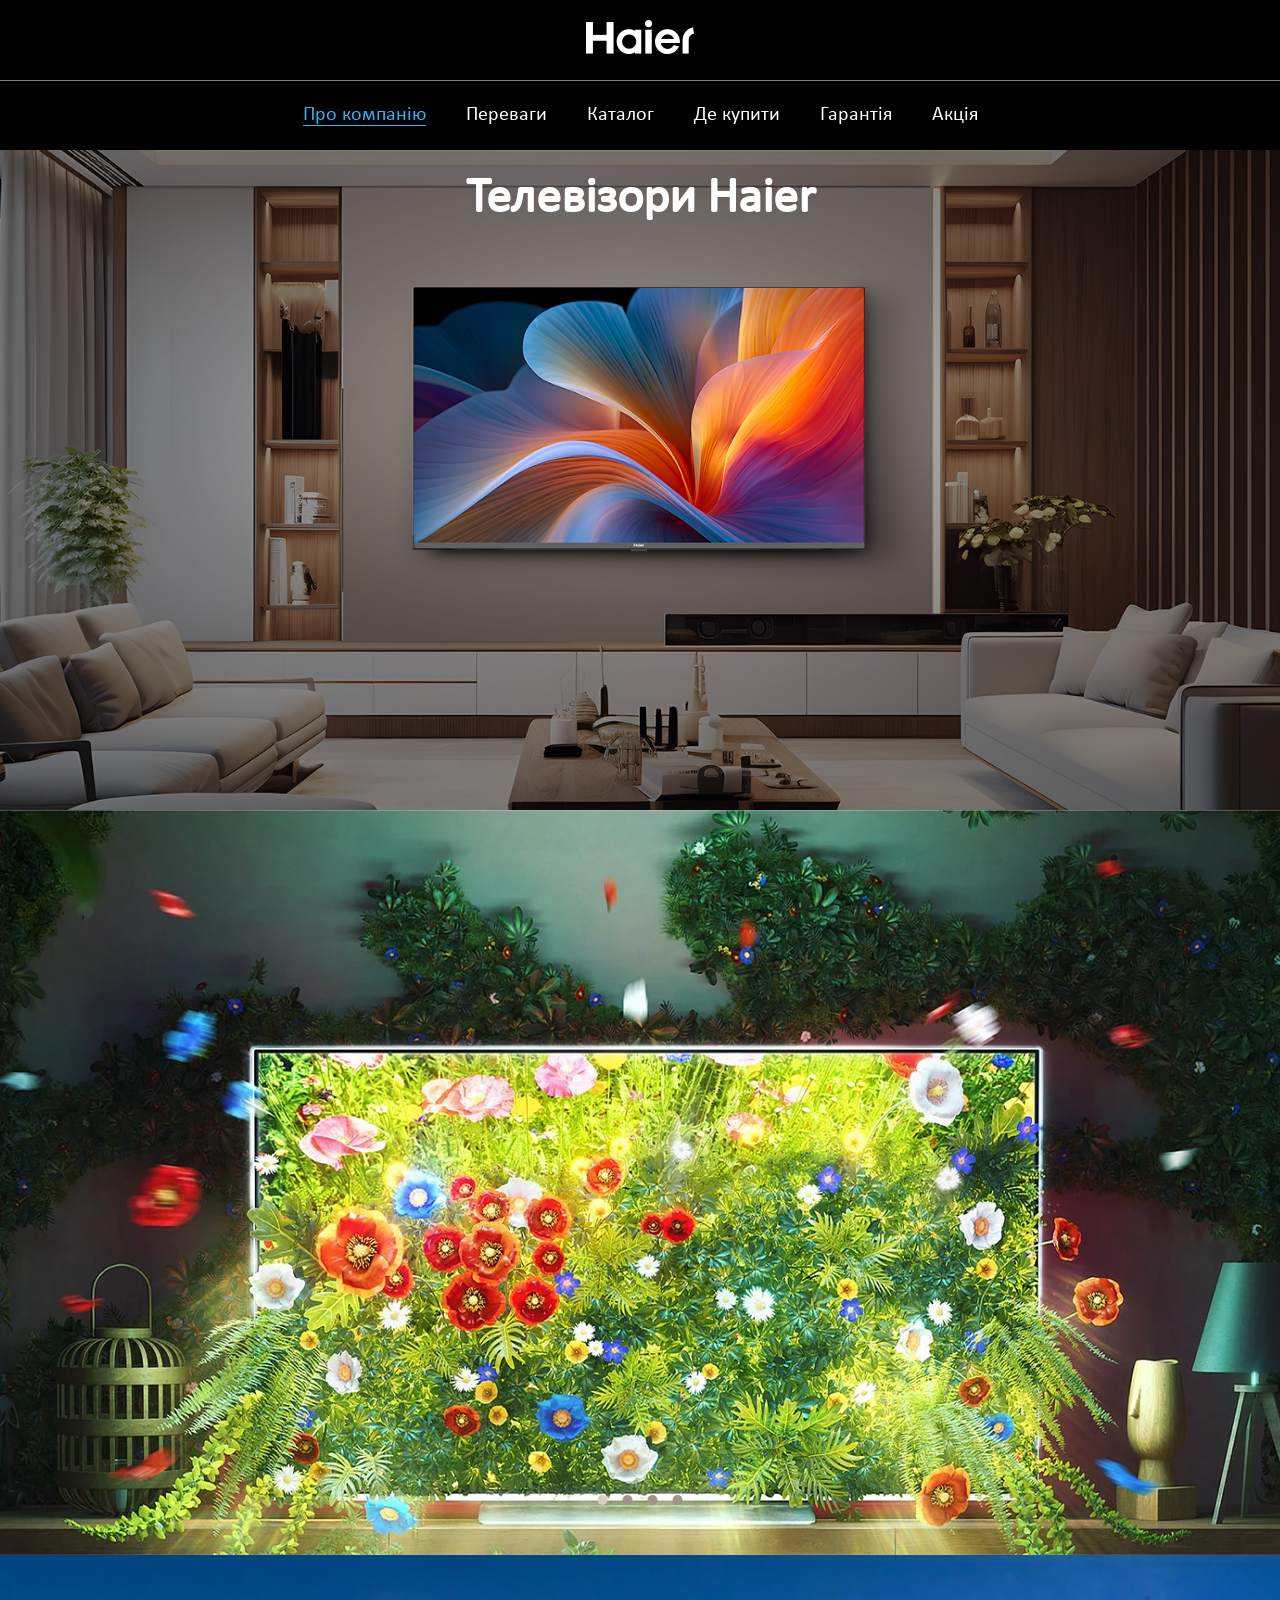
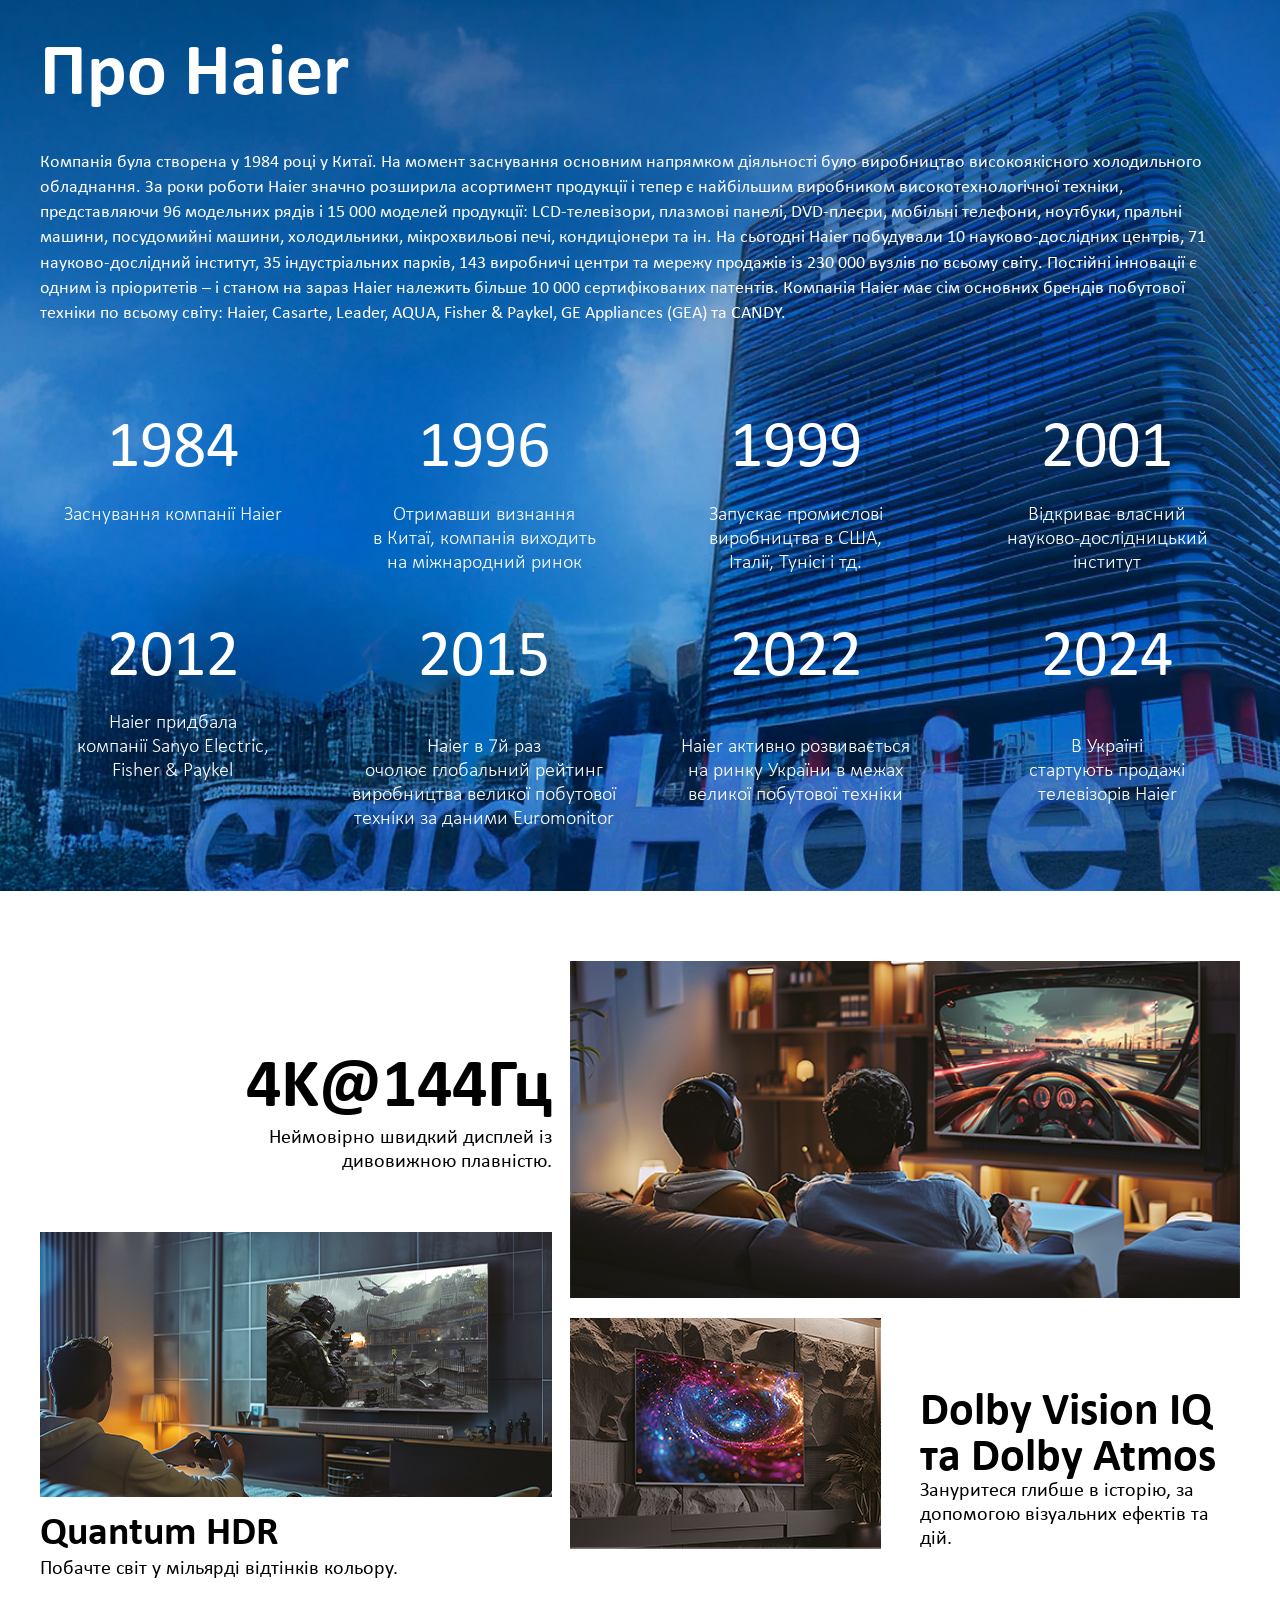
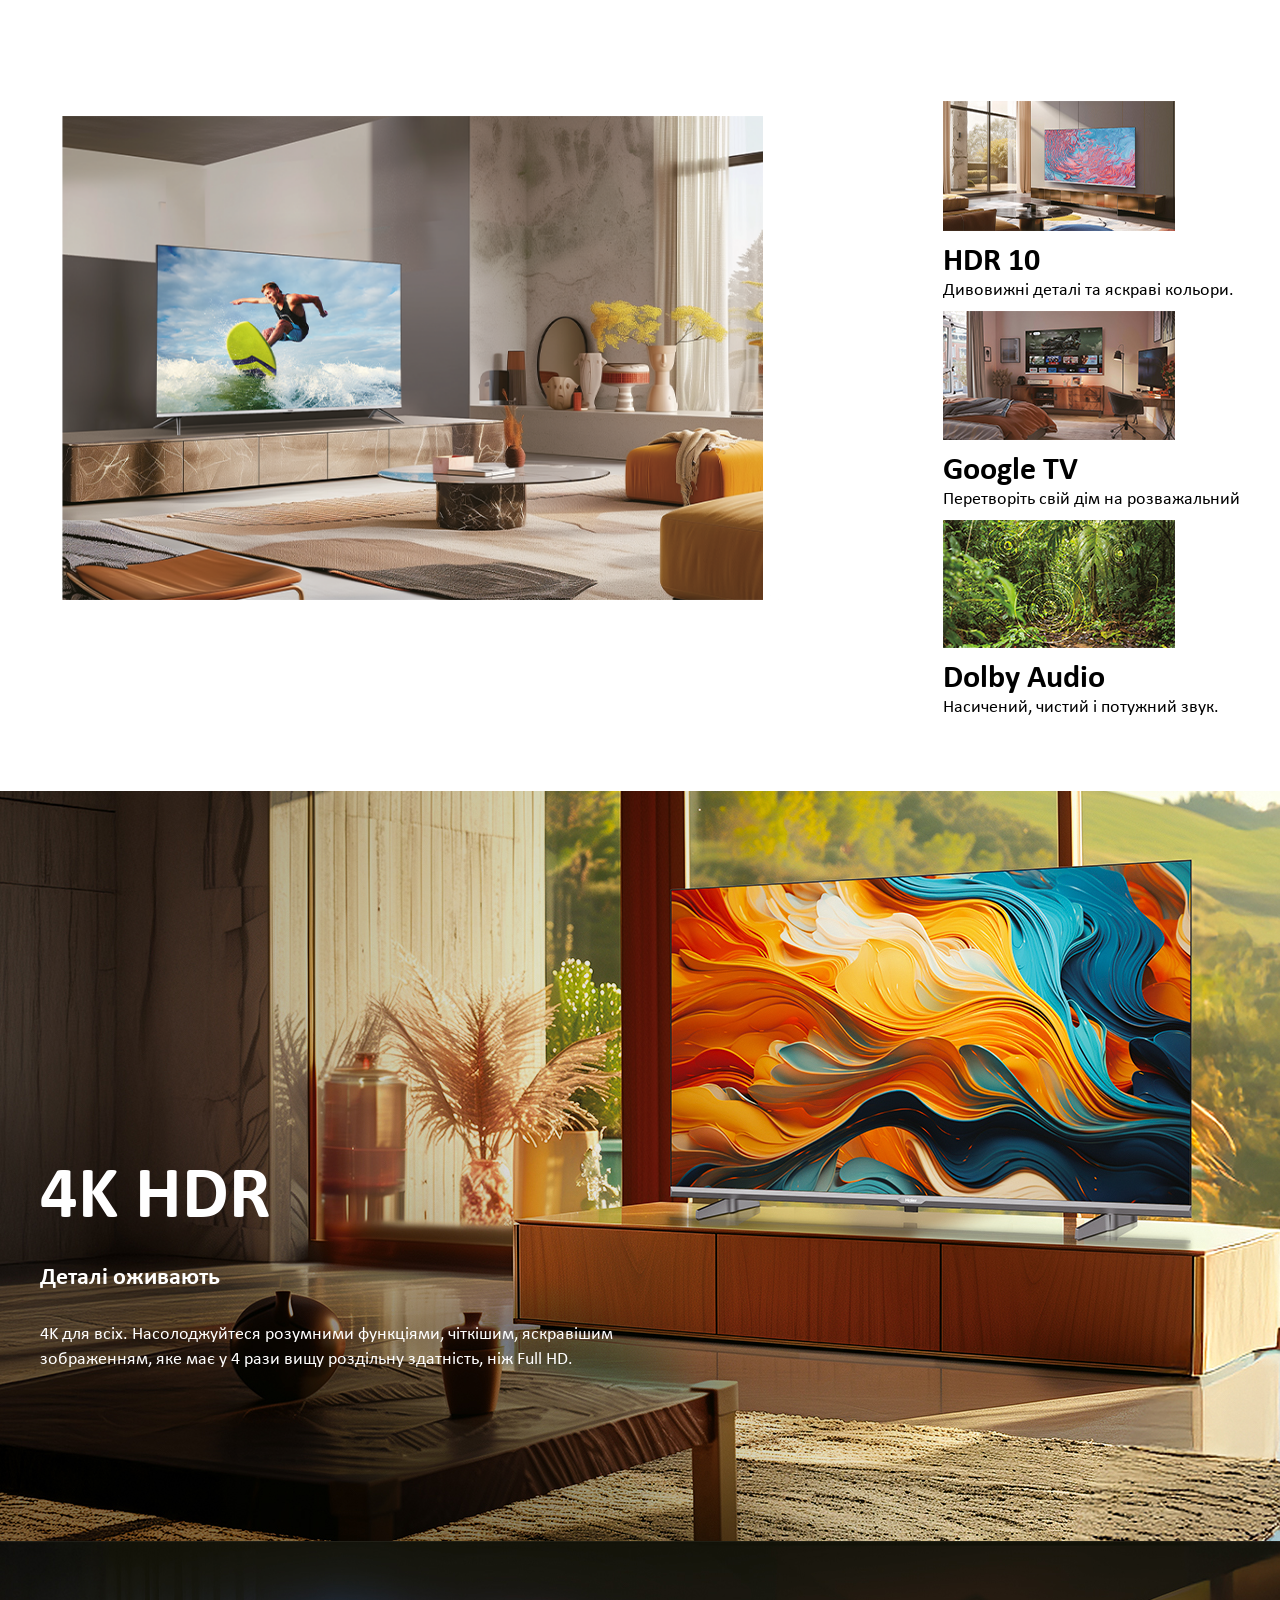
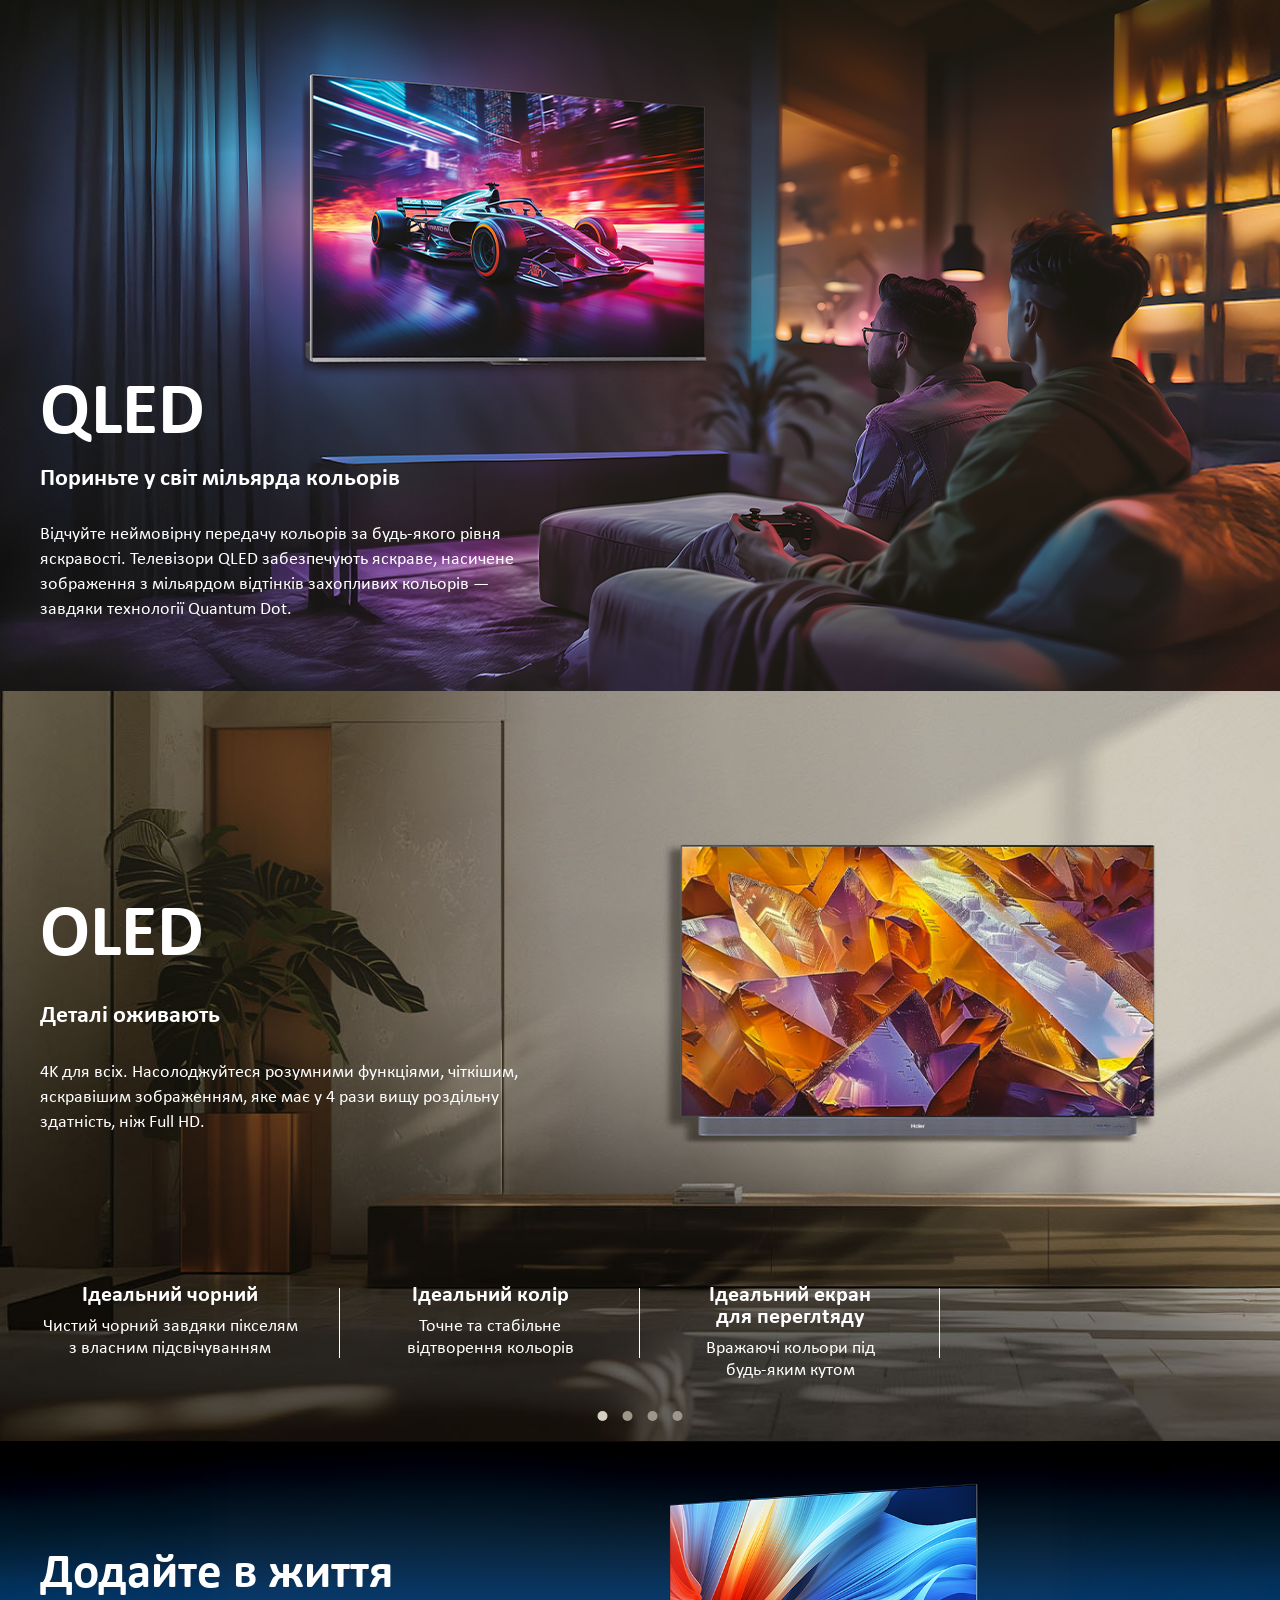
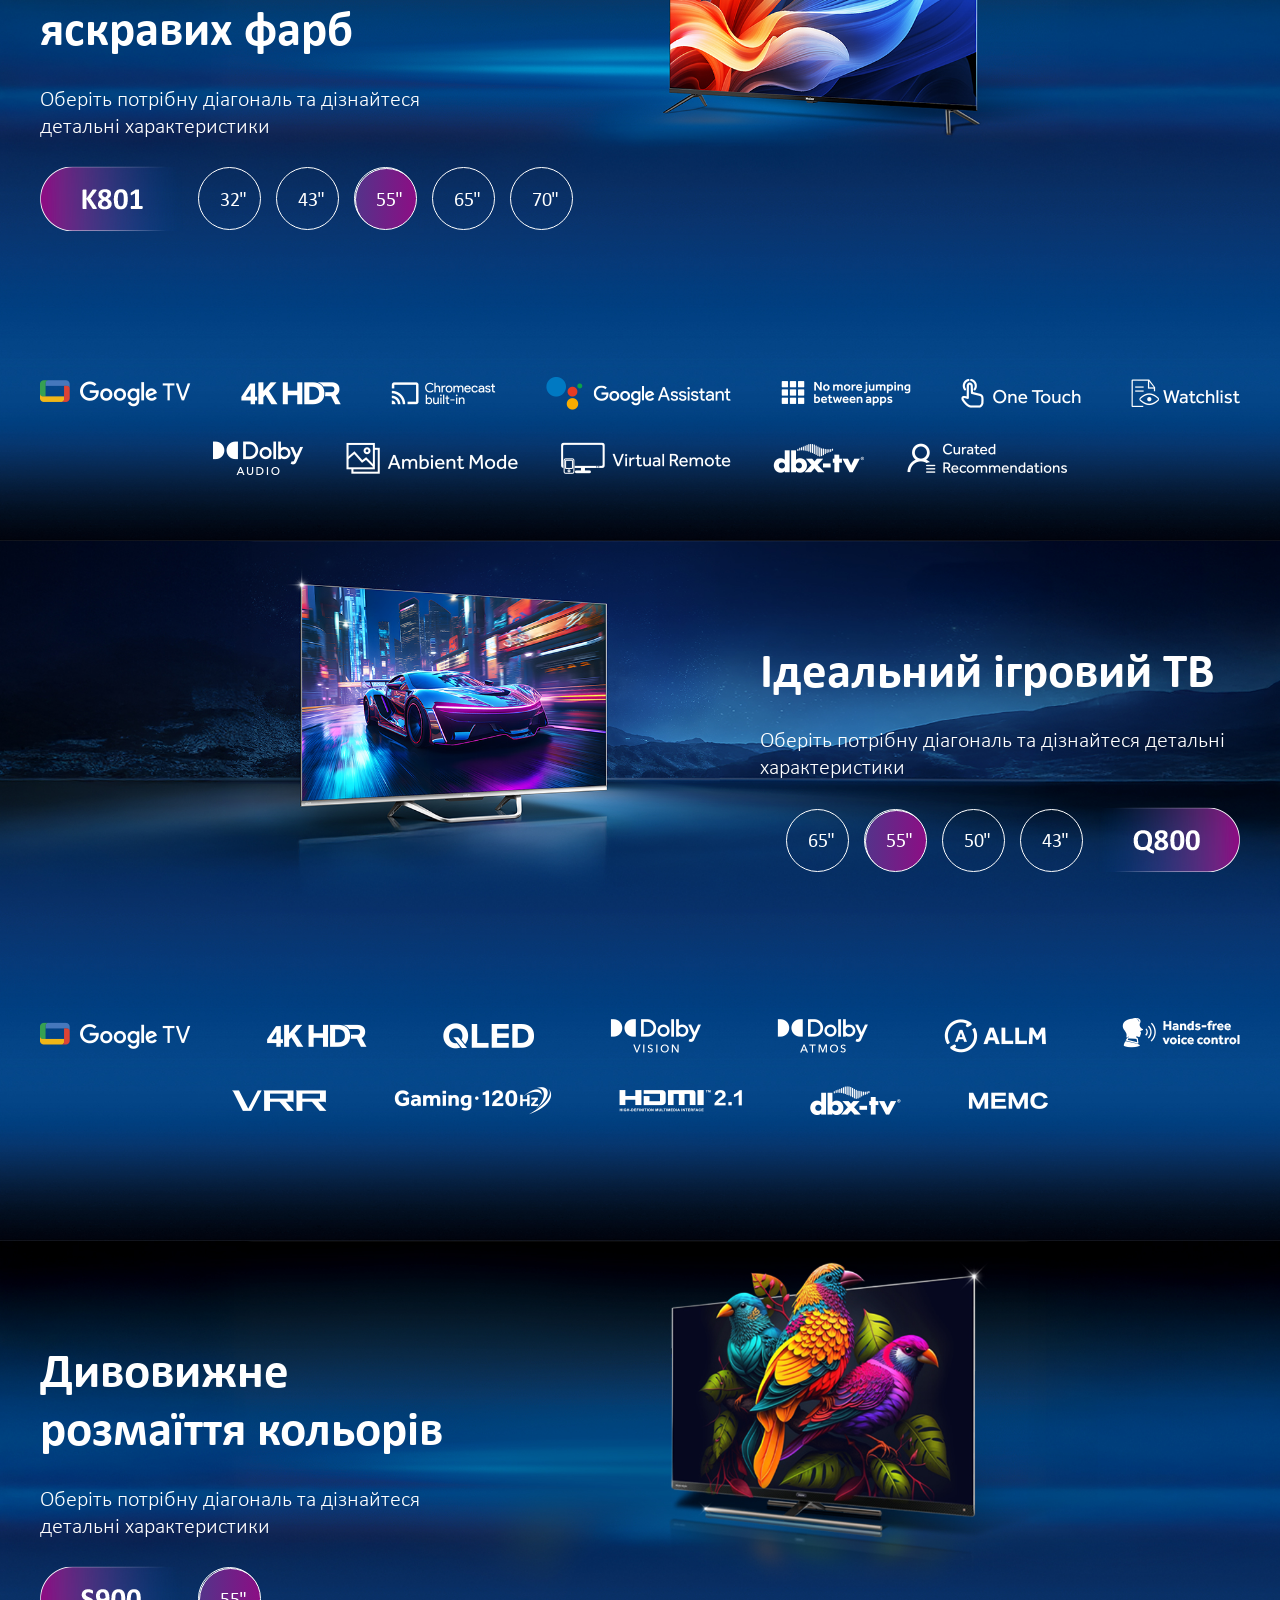
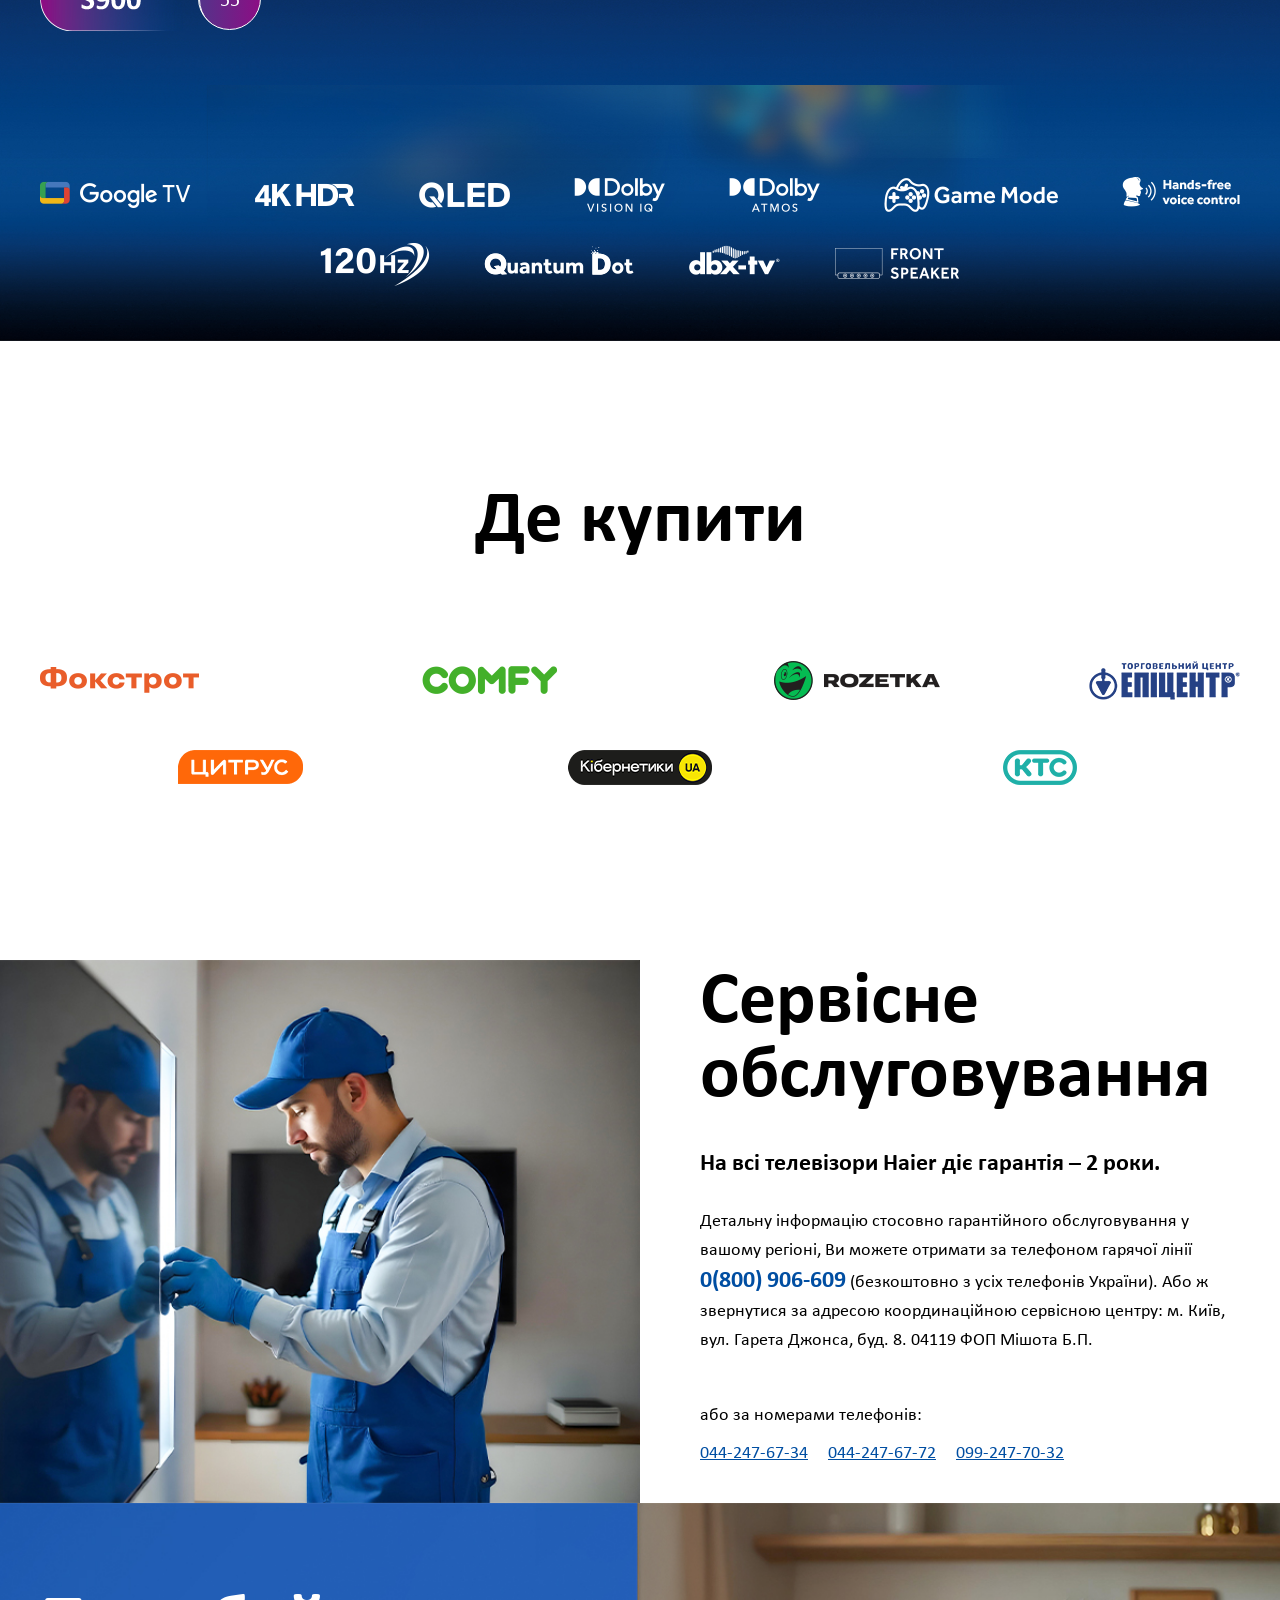
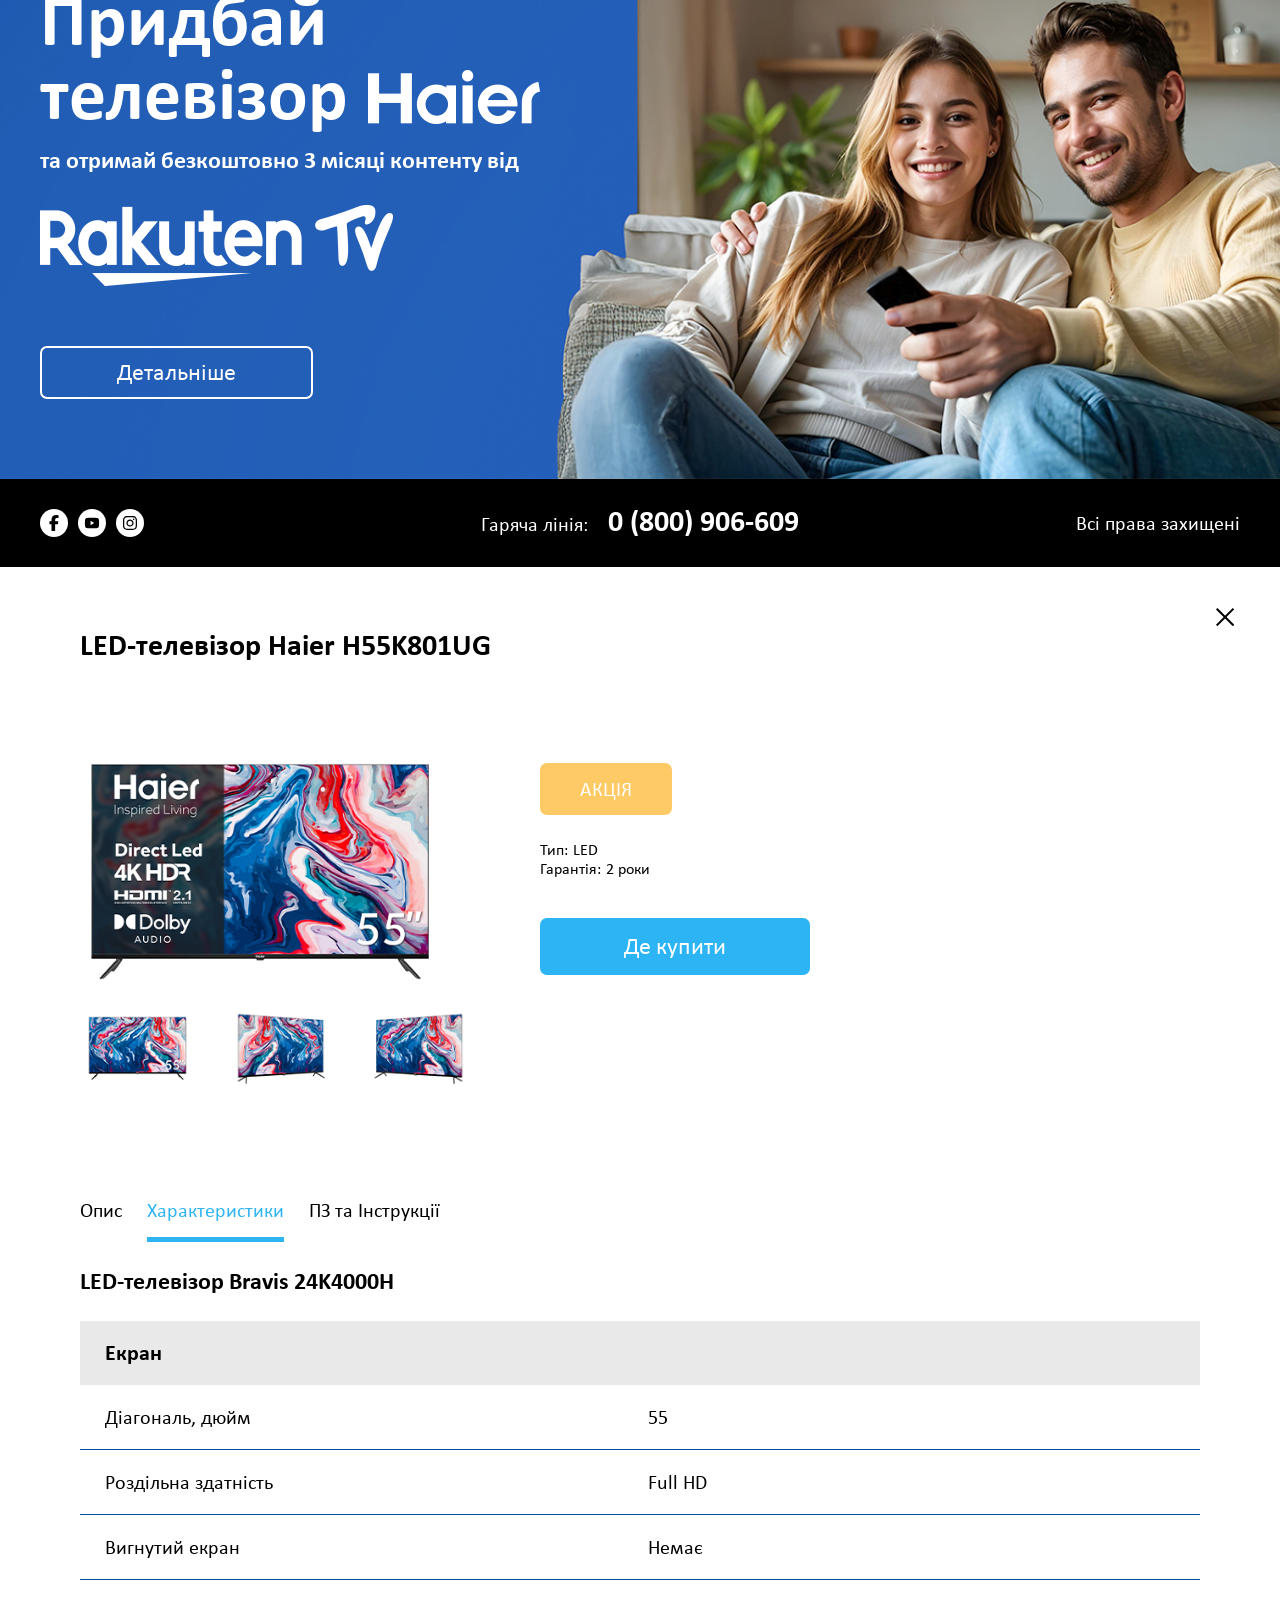
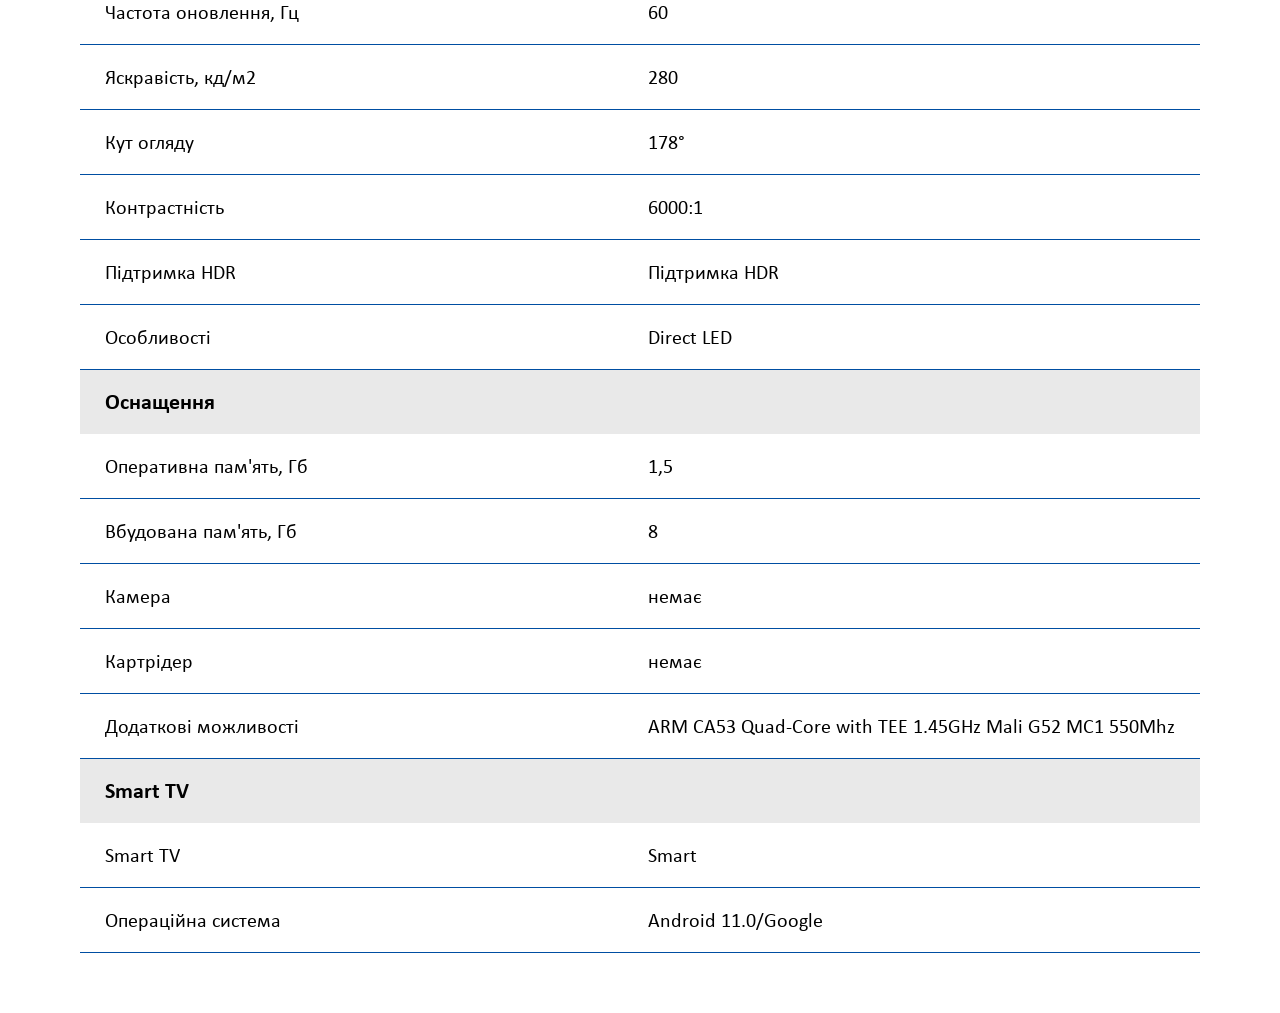
<file: index.html>
<!DOCTYPE html>
<html lang="en">
<head>
  <meta charset="UTF-8">
  <meta name="viewport" content="width=device-width, initial-scale=1.0">
  <title>Haier</title>
  <link rel="stylesheet" href="./css/style.min.css">
</head>
<body>
  <header class="header header--active ">
    <div class="header__wrapper header__wrapper--visible">
      <div class="container">
        <div class="header__inner header__inner--visible">
          <a class="header__logo header__logo--top" href="#">
            <img class="header__logo-img" src="./images/icon/header-logo.svg" alt="bravis logo"> 
          </a>
          <nav class="menu">
            <button class="menu__btn">
              <span></span>
            </button>
            <ul class="menu__list">
              <li class="menu__item">
                <a class="menu__link menu__link--active" href="#">
                  Про компанію
                </a>
              </li>
              <li class="menu__item">
                <a class="menu__link" href="#">
                  Переваги
                </a>
              </li>
              <li class="menu__item">
                <a class="menu__link" href="#">
                  Каталог
                </a>
              </li>
              <li class="menu__item">
                <a class="menu__link" href="#">
                  Де купити
                </a>
              </li>
              <li class="menu__item">
                <a class="menu__link" href="#">
                  Гарантія
                </a>
              </li>
              <li class="menu__item">
                <a class="menu__link" href="#">
                  Акція
                </a>
              </li>
            </ul>
          </nav>
        </div>
    </div>
    </div>
    
  </header>
     <main class="main">
    <section class="hero">
      <div class="hero__wrapper">
        <div class="hero-slider">
          <div class="hero-slider__slide">
          <picture class="hero-slider__image">
            <source media="(max-width: 578px)" srcset="./images/hero/hero_1-mob.jpg">
            <img src="./images/hero/hero_1.jpg" alt="Фоновое изображение" />
          </picture>
          </div>
          <div class="hero-slider__slide">
          <picture class="hero-slider__image">
            <source media="(max-width: 578px)" srcset="./images/hero/hero_2-mob.jpg">
            <img src="./images/hero/hero_2.jpg" alt="Фоновое изображение" />
          </picture>
          </div>

          <!-- Добавь еще слайды, если нужно -->
        </div>
        <div class="hero-slider__pagination">
          <span class="hero-slider__bullet hero-slider__bullet--active"></span>
          <span class="hero-slider__bullet"></span>
          <span class="hero-slider__bullet"></span>
          <span class="hero-slider__bullet"></span>
        </div>
        <div class="hero__content">
          <div class="container">
            <div class="hero__inner">
              <h1 class="hero__title">
                Телевізори Haier
              </h1>
            </div>
          </div>
        </div>
      </div>
    </section>
    <section class="about">
      <div class="container">
        <div class="about__inner">
          <h2 class="title about__title">
          Про Haier
          </h2>
          <div class="about__text">
            <p>
            Компанія була створена у 1984 році у Китаї. На момент заснування основним напрямком діяльності було виробництво
            високоякісного холодильного обладнання. За роки роботи Haier значно розширила асортимент продукції і тепер є найбільшим
            виробником високотехнологічної техніки, представляючи 96 модельних рядів і 15 000 моделей продукції: LCD-телевізори,
            плазмові панелі, DVD-плеєри, мобільні телефони, ноутбуки, пральні машини, посудомийні машини, холодильники,
            мікрохвильові печі, кондиціонери та ін. На сьогодні Haier побудували 10 науково-дослідних центрів, 71 науково-дослідний
            інститут, 35 індустріальних парків, 143 виробничі центри та мережу продажів із 230 000 вузлів по всьому світу. Постійні
            інновації є одним із пріоритетів – і станом на зараз Haier належить більше 10 000 сертифікованих патентів. Компанія
            Haier має сім основних брендів побутової техніки по всьому світу: Haier, Casarte, Leader, AQUA, Fisher & Paykel, GE
            Appliances (GEA) та CANDY.
            </p>
          </div>
          <div class="about__stats-desc">
          <div class="about__stats-item">
            <dt>1984</dt>
            <dd>Заснування компанії Haier</dd>
          </div>
          <div class="about__stats-item">
            <dt>1996</dt>
            <dd>Отримавши визнання
            в Китаї, компанія виходить
            на міжнародний ринок</dd>
          </div>
          <div class="about__stats-item">
            <dt>1999</dt>
            <dd>Запускає промислові
            виробництва в США,
            Італії, Тунісі і тд.
          </dd>
          </div>
          <div class="about__stats-item">
            <dt>2001</dt>
            <dd>Відкриває власний
            науково-дослідницький
            інститут
          </dd>
          </div>
          <div class="about__stats-item">
            <dt>2012</dt>
            <dd>Haier придбала
            компанії Sanyo Electric,
            Fisher & Paykel
          </dd>
          </div>
          <div class="about__stats-item">
            <dt>2015</dt>
            <dd>
              Haier в 7й раз
            очолює глобальний рейтинг
            виробництва великої побутової
            техніки за даними Euromonitor
          </dd>
          </div>
          <div class="about__stats-item">
            <dt>2022</dt>
            <dd>
              Haier активно розвивається
              на ринку України в межах
              великої побутової техніки
            </dd>
          </div>
          <div class="about__stats-item">
            <dt>2024</dt>
            <dd>
              В Україні
              стартують продажі
              телевізорів Haier
            </dd>
          </div>
          </div>
          <div class="about-slider"> 
          <div class="about-slider__wrapper">
            <div class="about-slider__slide">
              <div class="about__stats-item" >
                <dt>1984</dt>
                <dd>Заснування компанії Haier</dd>
              </div>
              <div class="about__stats-item" >
                <dt>1996</dt>
                <dd>Отримавши визнання
                  в Китаї, компанія виходить
                  на міжнародний ринок</dd>
              </div>
            </div>
            <div class="about-slider__slide">
              <div class="about__stats-item" >
                <dt>1999</dt>
                <dd>Запускає промислові
                  виробництва в США,
                  Італії, Тунісі і тд.
                </dd>
              </div>
              <div class="about__stats-item" >
                <dt>2001</dt>
                <dd>Відкриває власний
                  науково-дослідницький
                  інститут
                </dd>
              </div>
            </div>
            <div class="about-slider__slide">
              <div class="about__stats-item" >
                <dt>2012</dt>
                <dd>Haier придбала
                  компанії Sanyo Electric,
                  Fisher & Paykel
                </dd>
              </div>
              <div class="about__stats-item" >
                <dt>2015</dt>
                <dd>
                  Haier в 7й раз
                  очолює глобальний рейтинг
                  виробництва великої побутової
                  техніки за даними Euromonitor
                </dd>
              </div>
            </div>
            <div class="about-slider__slide">
              <div class="about__stats-item">
                <dt>2022</dt>
                <dd>
                  Haier активно розвивається
                  на ринку України в межах
                  великої побутової техніки
                </dd>
              </div>
              <div class="about__stats-item">
                <dt>2024</dt>
                <dd>
                  В Україні
                  стартують <br> продажі
                  телевізорів Haier
                </dd>
              </div>
            </div>
          </div>
          <div class="about-slider__pagination">
            <span class="about-slider__bullet about-slider__bullet--active"></span>
            <span class="about-slider__bullet"></span>
            <span class="about-slider__bullet"></span>
            <span class="about-slider__bullet"></span>
          </div>
          </div>
        </div>
      </div>
    </section>
    <section class="mutibaner">
      <div class="mutibaner__wrapper">
        <div class="mutibaner__slider mutibaner-slider">
          <div class="mutibaner-slider__slide" >
            <div class="feature">
              <div class="container">
                <div class="feature__inner">
                <div class="feature__left-box">
                  <div class="feature__left-top">
                    <h2 class="feature__title feature__title--top">4K@144Гц</h2>
                    <p class="feature__text feature__text--top">Неймовірно швидкий дисплей із дивовижною плавністю.</p>
                  </div>
                  <div class="feature__left">
                    <img class="feature__img feature__left-img" src="./images/miltibaner/multibaner-1.1.png" alt="Quantum HDR" />
                    <div class="feature__left-midle-box">
                      <h3 class="feature__title feature__title--left">Quantum HDR</h3>
                      <p class="feature__text">Побачте світ у мільярді відтінків кольору.</p>
                    </div>
                  </div>
                </div>
                <div class="feature__right-box">
                  <div class="feature__right--top">
                    <img class="feature__img feature__img--right-top" src="./images/miltibaner/multibaner-1.2.jpg" alt="" />
                  </div>
                  <div class="feature__right-bottom">
                    <img class="feature__img feature__img--right-bottom" src="./images/miltibaner/multibaner-1.3.jpg" alt="" />
                    <div class="feature__right-bottom-box">
                      <h3 class="feature__title feature__title--right-bottom">Dolby Vision IQ та Dolby Atmos</h3>
                      <p class="feature__text">Зануритеся глибше в історію, за допомогою візуальних ефектів та дій.</p>
                    </div>
                  </div>
                </div>
              </div>
              </div>
            </div>
          </div>
          <div class="mutibaner-slider__slide" >
            <div class="syncing">
              <div class="container">
                <div class="syncing__slider syncing-slider">
                  <div class="syncing-slider__big">
                    <div class="syncing-slider__big-item">
                      <img class="syncing-slider__big-img" src="./images/miltibaner/syncing-big.jpg.png" alt="haier img">
                    </div>
                  </div>
                  <div class="syncing-slider__thumb-wrapper">
                    <div class="syncing-slider__thumb">
                      <div class="syncing-slider__thumb-item">
                        <img class="syncing-slider__thumb-img" src="./images/miltibaner/syncing-thumb-1.jpg" alt="haier img">
                        <div class="syncing-slider__thumb-box">
                          <h4 class="syncing-slider__thumb-item-title">
                            HDR 10
                          </h4>
                          <p class="syncing-slider__thumb-item-text">
                            Дивовижні деталі та яскраві кольори.
                          </p>
                        </div>
                      </div>
                      <div class="syncing-slider__thumb-item">
                        <img class="syncing-slider__thumb-img" src="./images/miltibaner/syncing-thumb-2.jpg" alt="haier img">
                        <div class="syncing-slider__thumb-box">
                          <h4 class="syncing-slider__thumb-item-title">
                            Google TV
                          </h4>
                          <p class="syncing-slider__thumb-item-text">
                            Перетворіть свій дім на розважальний
                          </p>
                        </div>
                      </div>
                      <div class="syncing-slider__thumb-item">
                        <img class="syncing-slider__thumb-img" src="./images/miltibaner/syncing-thumb-3.jpg" alt="haier img">
                        <div class="syncing-slider__thumb-box">
                          <h4 class="syncing-slider__thumb-item-title">
                            Dolby Audio
                          </h4>
                          <p class="syncing-slider__thumb-item-text">
                            Насичений, чистий і потужний звук.
                          </p>
                        </div>
                      </div>
                    </div>
                  </div>
                </div>
              </div>
            </div>
          </div>
          <div class="mutibaner-slider__slide" >
            <div class="hdr">
              <div class="container">
                <div class="hdr__content">
                  <h2 class="hdr__title">
                    4K HDR
                  </h2>
                  <h4 class="hdr__subtitle">
                    Деталі оживають
                  </h4>
                  <p class="hdr__text">
                    4K для всіх. Насолоджуйтеся розумними функціями, чіткішим, яскравішим зображенням, яке має у 4 рази вищу роздільну
                    здатність, ніж Full HD.
                  </p>
                </div>
              </div>
            </div>
          </div>
          <div class="mutibaner-slider__slide">
            <div class="qled">
              <div class="container">
                <div class="qled__content">
                  <h2 class="qled__title">
                    QLED
                  </h2>
                  <h4 class="qled__subtitle">
                    Пориньте у світ мільярда кольорів
                  </h4>
                  <p class="qled__text">
                    Відчуйте неймовірну передачу кольорів за будь-якого рівня яскравості. Телевізори QLED забезпечують яскраве, насичене
                    зображення з мільярдом відтінків захопливих кольорів — завдяки технології Quantum Dot.
                  </p>
                </div>
              </div>
            </div>
          </div>
          <div class="mutibaner-slider__slide" >
            <div class="oled">
              <div class="container">
                <div class="oled__content">
                  <div class="oled__content-box">
                    <h2 class="oled__title">
                      OLED
                    </h2>
                    <h4 class="oled__subtitle">
                      Деталі оживають
                    </h4>
                    <p class="oled__text">
                      4K для всіх. Насолоджуйтеся розумними функціями, чіткішим, яскравішим зображенням, яке має у 4 рази вищу роздільну
                      здатність, ніж Full HD.
                    </p>
                  </div>
                  <ul class="oled__list">
                    <li class="oled__item">
                      <h3 class="oled__item-title">
                        Ідеальний чорний
                      </h3>
                      <p class="oled__item-text">
                        Чистий чорний завдяки пікселям з власним підсвічуванням
                      </p>
                    </li>
                    <li class="oled__item">
                      <h3 class="oled__item-title">
                        Ідеальний колір
                      </h3>
                      <p class="oled__item-text">
                        Точне та стабільне відтворення кольорів
                      </p>
                    </li>
                    <li class="oled__item">
                      <h3 class="oled__item-title">
                        Ідеальний екран для переглtяду
                      </h3>
                      <p class="oled__item-text">
                        Вражаючі кольори під будь-яким кутом
                      </p>
                    </li>
                  </ul>
                </div>
              </div>
            </div>
          </div>
        </div>
        <div class="mutibaner-slider__pagination">
          <span class="mutibaner-slider__bullet mutibaner-slider__bullet--active"></span>
          <span class="mutibaner-slider__bullet"></span>
          <span class="mutibaner-slider__bullet"></span>
          <span class="mutibaner-slider__bullet"></span>
        </div>
      </div>
    </section>

    <section class="promo">
      <div class="promo__item promo__item--one" style="background-image: url('./images/baner/baner-1.jpg');">
        <div class="promo__inner">
          <div class="container">
            <div class="promo__content">
              <div class="promo__title-box">
                <h2 class="promo__title">
                  Додайте в життя яскравих фарб
                </h2>
                <p class="promo__subtitle">
                  Оберіть потрібну діагональ
                  та дізнайтеся детальні характеристики
                </p>
              </div>
              <div class="promo__size-group">
                <img class="promo__size-icon" src="./images/icon/promo-series.svg" alt="series">
                <button class="promo__size-btn">
                  32
                </button>
                <button class="promo__size-btn">
                  43
                </button>
                <button class="promo__size-btn promo__size-btn--active">
                  55
                </button>
                <button class="promo__size-btn">
                  65
                </button>
                <button class="promo__size-btn">
                  70
                </button>
              </div>
            </div>
            <img class="promo__benefits-img" src="./images/baner/banner-icons-1.svg" alt="benefits">
          </div>
        </div>
      </div>
      <div class="promo__item promo__item--two" style="background-image: url('./images/baner/baner-2.jpg');">
        <div class="promo__inner">
          <div class="container">
            <div class="promo__content promo__content--two">
              <div class="promo__title-box">
                <h2 class="promo__title">
                  Ідеальний ігровий ТВ
                </h2>
                <p class="promo__subtitle">
                  Оберіть потрібну діагональ
                  та дізнайтеся детальні характеристики
                </p>
              </div>
              <div class="promo__size-group">
                <button class="promo__size-btn">
                  65
                </button>
                <button class="promo__size-btn promo__size-btn--active">
                  55
                </button>
                <button class="promo__size-btn">
                  50
                </button>
                <button class="promo__size-btn">
                  43
                </button>
                <img class="promo__size-icon" src="./images/icon/q800.svg" alt="series">
              </div>
            </div>
            <img class="promo__benefits-img" src="./images/baner/banner-icons-2.svg" alt="benefits">
          </div>
        </div>
      </div>
      <div class="promo__item promo__item--tree" style="background-image: url('./images/baner/baner-3.jpg');">
        <div class="promo__inner">
          <div class="container">
            <div class="promo__content">
              <div class="promo__title-box">
                <h2 class="promo__title">
                  Дивовижне розмаїття кольорів
                </h2>
                <p class="promo__subtitle">
                  Оберіть потрібну діагональ
                  та дізнайтеся детальні характеристики
                </p>
              </div>
              <div class="promo__size-group">
                <img class="promo__size-icon" src="./images/icon/s900.svg" alt="series">
                <button class="promo__size-btn promo__size-btn--active">
                  55
                </button>
              </div>
            </div>
            <img class="promo__benefits-img" src="./images/baner/banner-icons-3.svg" alt="benefits">
          </div>
        </div>
      </div>
    </section>
    <section class="partner">
      <div class="container">
        <h2 class="title partner__title">Де купити</h2>
        <div class="partner__inner">
          <a class="partner__link" href="#">
            <img src="./images/icon/Foxtrot_logo.svg" alt="foxtrot">
          </a>
          <a class="partner__link" href="#">
            <img src="./images/icon/COMFY_logo.svg" alt="comfy">
          </a>
          <a class="partner__link" href="#">
            <img src="./images/icon/rozetka-45.svg" alt="rozetka">
          </a>
          <a class="partner__link" href="#">
            <img src="./images/icon/Epicentrk_logo.svg" alt="epik">
          </a>
          
          <a class="partner__link" href="#">
            <img src="./images/icon/cutrys.svg" alt="cutrys">
          </a>
          <a class="partner__link" href="#">
            <img src="./images/icon/cibernetsvg.svg" alt="cybernetsvg">
          </a>
          <a class="partner__link" href="#">
          <img src="./images/icon/ktc.svg" alt="allo">
          </a>
          
        </div>
      </div>
    </section>
    <section class="service">
      <picture class="service__img">
        <source srcset="./images/content/" media="()">
        <img src="./images/content/service-bg-mob.jpg" alt="">
      </picture>
      <div class="container">
        <div class="service__inner">
          <div class="service__content">
            <h2 class="service__title">
              Сервісне
              обслуговування
            </h2>
            <h3 class="service__subtitle">
              На всі телевізори Haier діє гарантія – 2 роки.
            </h3>
            <div class="service__decr">
              <p>
                Детальну інформацію стосовно гарантійного обслуговування у вашому регіоні, Ви можете отримати за телефоном
                гарячої лінії
                <a class="service__decr-tel" href="tel:+0800906609">0(800) 906-609</a> (безкоштовно з ycix телефонів
                України).
                Або ж звернутися за адресою координаційною сервісною центру:
                м. Київ, вул. Гарета Джонса, буд. 8. 04119 ФОП Мішота Б.П.
              </p>
            </div>
            <div class="service__contact">
              <h4 class="service__contact-title">або за номерами телефонів:</h4>
              <ul class="service__contact-list">
                <li class="service__contact-item">
                  <a href="tel:+380442476734">044-247-67-34 </a>
                </li>
                <li class="service__contact-item">
                  <a href="tel:+380442476772">044-247-67-72</a>
                </li>
                <li class="service__contact-item">
                  <a href="tel:+380992477032">099-247-70-32</a>
                </li>
              </ul>
            </div>
          </div>
        </div>
      </div>
    </section>
    <section class="rakuten-tv">
      <img class="rakuten-tv__img-mob" src="./images/content/rakuten-tv-bg-mob.jpg" alt="" loading="lazy">
      <div class="container">
        <div class="rakuten-tv__inner" >
          <div class="rakuten-tv__content">
            <div class="rakuten-tv__title-box">
              <h2 class="rakuten-tv__title">
                Придбай <br> телевізор 
              </h2>
              <img class="rakuten-tv__title-img" src="./images/icon/haier-logo-big.svg" alt="">
            </div>
            <p class="rakuten-tv__text">
              та отримай безкоштовно 3 місяці контенту від
            </p>
            <img class="rakuten-tv__logo" src="./images/icon/rakuten-logo.svg" alt="">

            <a class="rakuten-tv__btn" href="./rakuten.html">Детальніше</a>
          </div>
        </div>
      </div>
    </section>
    


  </main> 
  <footer class="footer">
    <div class="container">
      <div class="footer__inner">
        <div class="footer__social-box">
          <ul class="footer__social-list">
            <li class="footer__social-item">
              <a class="footer__social-link" href="#">
                <svg xmlns="http://www.w3.org/2000/svg" xmlns:xlink="http://www.w3.org/1999/xlink" width="10px" height="16px"
                  viewBox="0 0 10 16" version="1.1">
                  <path
                    d="M 2.5 9.351562 L 2.5 16 L 6.125 16 L 6.125 9.351562 L 8.828125 9.351562 L 9.390625 6.296875 L 6.125 6.296875 L 6.125 5.214844 C 6.125 3.601562 6.757812 2.980469 8.398438 2.980469 C 8.90625 2.980469 9.316406 2.992188 9.554688 3.019531 L 9.554688 0.246094 C 9.105469 0.125 8.011719 0 7.382812 0 C 4.039062 0 2.5 1.578125 2.5 4.980469 L 2.5 6.296875 L 0.4375 6.296875 L 0.4375 9.351562 Z M 2.5 9.351562 "
                    fill="" />
                </svg>
              </a>
            </li>
            <li class="footer__social-item">
              <a class="footer__social-link" href="#">
                <svg xmlns="http://www.w3.org/2000/svg" xmlns:xlink="http://www.w3.org/1999/xlink" width="16px" height="14px"
                  viewBox="0 0 15 14" version="1.1">
                  <path
                    d="M 14.316406 3.394531 C 14.152344 2.746094 13.667969 2.238281 13.058594 2.0625 C 11.949219 1.75 7.5 1.75 7.5 1.75 C 7.5 1.75 3.050781 1.75 1.941406 2.0625 C 1.332031 2.238281 0.847656 2.746094 0.683594 3.394531 C 0.386719 4.566406 0.386719 7.011719 0.386719 7.011719 C 0.386719 7.011719 0.386719 9.457031 0.683594 10.628906 C 0.847656 11.277344 1.332031 11.761719 1.941406 11.9375 C 3.050781 12.25 7.5 12.25 7.5 12.25 C 7.5 12.25 11.949219 12.25 13.058594 11.9375 C 13.667969 11.761719 14.152344 11.273438 14.316406 10.628906 C 14.613281 9.457031 14.613281 7.011719 14.613281 7.011719 C 14.613281 7.011719 14.613281 4.566406 14.316406 3.394531 Z M 6.046875 9.230469 L 6.046875 4.789062 L 9.761719 7.011719 Z M 6.046875 9.230469 "
                    fill="" />
                </svg>
              </a>
            </li>
            <li class="footer__social-item">
              <a class="footer__social-link" href="#">
                <svg xmlns="http://www.w3.org/2000/svg" xmlns:xlink="http://www.w3.org/1999/xlink" width="14px" height="16px"
                  viewBox="0 0 14 16" version="1.1">
                  <path
                    d="M 7.003906 4.40625 C 5.015625 4.40625 3.414062 6.007812 3.414062 7.996094 C 3.414062 9.984375 5.015625 11.585938 7.003906 11.585938 C 8.992188 11.585938 10.59375 9.984375 10.59375 7.996094 C 10.59375 6.007812 8.992188 4.40625 7.003906 4.40625 Z M 7.003906 10.332031 C 5.71875 10.332031 4.667969 9.285156 4.667969 7.996094 C 4.667969 6.710938 5.714844 5.664062 7.003906 5.664062 C 8.289062 5.664062 9.335938 6.710938 9.335938 7.996094 C 9.335938 9.285156 8.289062 10.332031 7.003906 10.332031 Z M 11.578125 4.257812 C 11.578125 4.726562 11.203125 5.097656 10.742188 5.097656 C 10.273438 5.097656 9.902344 4.722656 9.902344 4.257812 C 9.902344 3.796875 10.277344 3.421875 10.742188 3.421875 C 11.203125 3.421875 11.578125 3.796875 11.578125 4.257812 Z M 13.957031 5.109375 C 13.902344 3.988281 13.648438 2.992188 12.824219 2.175781 C 12.007812 1.355469 11.011719 1.101562 9.890625 1.042969 C 8.734375 0.976562 5.269531 0.976562 4.113281 1.042969 C 2.992188 1.097656 2 1.351562 1.179688 2.171875 C 0.355469 2.992188 0.101562 3.984375 0.046875 5.105469 C -0.0195312 6.261719 -0.0195312 9.726562 0.046875 10.882812 C 0.101562 12.007812 0.355469 13 1.179688 13.820312 C 2 14.636719 2.992188 14.894531 4.113281 14.949219 C 5.269531 15.015625 8.734375 15.015625 9.890625 14.949219 C 11.011719 14.898438 12.007812 14.640625 12.824219 13.820312 C 13.644531 13 13.898438 12.007812 13.957031 10.882812 C 14.023438 9.726562 14.023438 6.265625 13.957031 5.109375 Z M 12.460938 12.125 C 12.21875 12.738281 11.746094 13.210938 11.132812 13.457031 C 10.210938 13.820312 8.023438 13.738281 7.003906 13.738281 C 5.984375 13.738281 3.792969 13.820312 2.875 13.457031 C 2.261719 13.210938 1.789062 12.742188 1.542969 12.125 C 1.179688 11.203125 1.261719 9.015625 1.261719 7.996094 C 1.261719 6.976562 1.179688 4.789062 1.542969 3.867188 C 1.789062 3.257812 2.257812 2.785156 2.875 2.539062 C 3.796875 2.171875 5.984375 2.257812 7.003906 2.257812 C 8.023438 2.257812 10.210938 2.175781 11.132812 2.539062 C 11.742188 2.78125 12.214844 3.253906 12.460938 3.867188 C 12.828125 4.789062 12.742188 6.976562 12.742188 7.996094 C 12.742188 9.015625 12.828125 11.207031 12.460938 12.125 Z M 12.460938 12.125 "
                    fill="" />
                </svg>
              </a>
            </li>
          </ul>
          <div class="footer__rules">
          <a class="footer__rules-link" href="#">Всі права захищені </a>
        </div>
        </div>
        <div class="footer__phone">
          Гаряча лінія: <a class="footer__number" href="tel:+0800906609">0 (800) 906-609</a>
        </div>
        
      </div>
    </div>
  </footer>

  
<!--   <div class="popup" data-popup='instruction'>
    <div class="popup__dialog">
      <div class="popup__panel">
        <h2 class="popup__title">LED-телевізор Bravis 24K4000H</h2>
        <button class="popup__close">
          <svg id="Группа_7" data-name="Группа 7" xmlns="http://www.w3.org/2000/svg" width="18.18" height="18.188"
            viewBox="0 0 18.18 18.188">
            <defs>
              <style>
                .cls-1 {
                  fill: none;
                  stroke: #909eac;
                  stroke-width: 2px;
                  fill-rule: evenodd;
                }
              </style>
            </defs>
            <path id="Фигура_1" data-name="Фигура 1" class="cls-1" d="M1641.6,72.6l16.8,16.8"
              transform="translate(-1640.91 -71.906)" />
            <path id="Фигура_1_копия" data-name="Фигура 1 копия" class="cls-1" d="M1658.4,72.6l-16.8,16.8"
              transform="translate(-1640.91 -71.906)" />
          </svg>
        </button>
      </div>
      <div class="product">
        <div class="product__inner">
          <div class="product__slider product-slider">
            <div class="product-slider__big">
              <div class="product-slider__big-item">
                <img class="product-slider__big-img" src="./images/product/H55K801UG_1.png" alt="haier img">
              </div>
            </div>
            <div class="product-slider__thumb-wrapper">
              <div class="product-slider__thumb">
                <div class="product-slider__thumb-item">
                  <img class="product-slider__thumb-img" src="./images/product/H55K801UG_thumb-1.png" alt="haier img">
                </div>
                <div class="product-slider__thumb-item">
                  <img class="product-slider__thumb-img" src="./images/product/H55K801UG_thumb-2.png" alt="haier img">
                </div>
                <div class="product-slider__thumb-item">
                  <img class="product-slider__thumb-img" src="./images/product/H55K801UG_thumb-3.png" alt="haier img">
                </div>
              </div>
            </div>
            <div class="product-slider__pagination">
              <span class="product-slider__bullet product-slider__bullet--active"></span>
              <span class="product-slider__bullet"></span>
              <span class="product-slider__bullet"></span>
              <span class="product-slider__bullet"></span>
            </div>
          </div>
          <div class="product__content">
            <a class="product__content-link product__content-link--new" href="#">Новинка</a>
            <ul class="product__nav-list">
              <li class="product__nav-item">
                <div>Артикул:</div><div>24K4000H</div>
              </li>
              <li class="product__nav-item">
               <div>Діагональ екрана:</div><div>24"</div>
              </li>
              <li class="product__nav-item">
                <div>Роздільна здатність:</div><div>1366 x 768</div>
              </li>
              <li class="product__nav-item">
                <div>Операційна система:</div><div>без ОС</div>
              </li>
            </ul>
            <a class="product__content-link product__content-link--buy" href="#">Де купити</a>
          </div>
        </div>
        <div class="product-descr">
          <div class="product-tabs">
            <div class="product-tabs__nav">
              <a class="product-tabs__nav-item " href="#tab-1">Опис</a>
              <a class="product-tabs__nav-item" href="#tab-2">Характеристики</a>
              <a class="product-tabs__nav-item product-tabs__nav-item--active" href="#tab-3">ПЗ та Інструкції</a>
            </div>
            <div class="product-tabs__content">
              <div class="product-tabs__content-item" id="tab-1">
                <div class="description">Опис</div>
              </div>
              <div class="product-tabs__content-item" id="tab-2">
                <div class="specs">
                  <h2 class="product-tabs__content-title">LED-телевізор Bravis 24K4000H</h2>
                  <section class="table">
                    <header class="table__header">
                      <h4 class="table__title">Файл</h4>
                      <h4 class="table__title">Опис</h4>
                    </header>
                    <ul class="table__body">
                      <li class="table__item table__item--specs">
                        <div class="table__cell">
                          123.pdf (7,22 мб)
                        </div>
                        <div class="table__cell">
                          User manual Bravis 24K4000H
                        </div>
                      </li>
                    </ul>
                  </section>
                </div>
              </div>
              <div class="product-tabs__content-item product-tabs__content-item--active" id="tab-3">
                <div class="pz-instr">
                  <h2 class="product-tabs__content-title">LED-телевізор Bravis 24K4000H</h2>
                  <section class="table">
                    <header class="table__header">
                      <h4 class="table__title">Файл</h4>
                      <h4 class="table__title">Опис</h4>
                    </header>
                    <ul class="table__body">
                      <li class="table__item table__item--pz-instr">
                        <div class="table__cell">
                          123.pdf (7,22 мб)
                        </div>
                        <div class="table__cell">
                          User manual Bravis 24K4000H
                        </div>
                      </li>
                    </ul>
                  </section>
                </div>
              </div>
            </div>
            </div>
        </div>
      </div>
    </div>
  </div> -->
  <div class="popup" data-popup='tovar'>
    <div class="popup__dialog">
      <div class="popup__panel">
        <h2 class="popup__title">LED-телевізор Haier H55K801UG</h2>
        <button class="popup__close">
          <svg id="Группа_7" data-name="Группа 7" xmlns="http://www.w3.org/2000/svg" width="18.18" height="18.188"
            viewBox="0 0 18.18 18.188">
            <defs>
              <style>
                .cls-1 {
                  fill: none;
                  stroke: #000;
                  stroke-width: 2px;
                  fill-rule: evenodd;
                }
              </style>
            </defs>
            <path id="Фигура_1" data-name="Фигура 1" class="cls-1" d="M1641.6,72.6l16.8,16.8"
              transform="translate(-1640.91 -71.906)" />
            <path id="Фигура_1_копия" data-name="Фигура 1 копия" class="cls-1" d="M1658.4,72.6l-16.8,16.8"
              transform="translate(-1640.91 -71.906)" />
          </svg>
        </button>
      </div>
      <div class="product">
        <div class="product__inner">
          <div class="product__slider product-slider">
            <div class="product-slider__big">
              <div class="product-slider__big-item">
                <img class="product-slider__big-img" src="./images/product/H55K801UG_1.png" alt="haier img">
              </div>
            </div>
            <div class="product-slider__thumb-wrapper">
              <div class="product-slider__thumb">
                <div class="product-slider__thumb-item">
                  <img class="product-slider__thumb-img" src="./images/product/H55K801UG_thumb-1.png" alt="haier img">
                </div>
                <div class="product-slider__thumb-item">
                  <img class="product-slider__thumb-img" src="./images/product/H55K801UG_thumb-2.png" alt="haier img">
                </div>
                <div class="product-slider__thumb-item">
                  <img class="product-slider__thumb-img" src="./images/product/H55K801UG_thumb-3.png" alt="haier img">
                </div>
              </div>
            </div>
            <div class="product-slider__pagination">
              <span class="product-slider__bullet product-slider__bullet--active"></span>
              <span class="product-slider__bullet"></span>
              <span class="product-slider__bullet"></span>
              <span class="product-slider__bullet"></span>
            </div>
          </div>
          <div class="product__content">
            <div class="product__content-box">
              <a class="product__content-link product__content-link--new" href="#">АКЦІЯ</a>
              <ul class="product__nav-list">
                <li class="product__nav-item">
                  <div>Тип:</div><div>LED</div> 
                </li>
                <li class="product__nav-item">
                 <div>Гарантія:</div><div>2 роки</div>
                </li>
              </ul>
              <a class="product__content-link product__content-link--buy" href="#">Де купити</a>
            </div>
          </div>
        </div>
        <div class="product-descr">
          <div class="product-tabs">
            <div class="product-tabs__nav">
              <a class="product-tabs__nav-item " href="#tab-1">Опис</a>
              <a class="product-tabs__nav-item product-tabs__nav-item--active" href="#tab-2">Характеристики</a>
              <a class="product-tabs__nav-item" href="#tab-3">ПЗ та Інструкції</a>
            </div>
            <div class="product-tabs__content">
              <div class="product-tabs__content-item" id="tab-1">
                <div class="description">Опис</div>
              </div>
              <div class="product-tabs__content-item product-tabs__content-item--active" id="tab-2">
                <div class="specs">
                  <h2 class="product-tabs__content-title">LED-телевізор Bravis 24K4000H</h2>
                  <section class="table">
                    <header class="table__header">
                      <h4 class="table__title">Екран</h4>
                    </header>
                    <ul class="table__body">
                      <li class="table__item table__item--specs">
                        <div class="table__cell">
                          Діагональ, дюйм
                        </div>
                        <div class="table__cell">
                          55
                        </div>
                      </li>
                      <li class="table__item table__item--specs">
                        <div class="table__cell">
                          Роздільна здатність
                        </div>
                        <div class="table__cell">
                          Full HD
                        </div>
                      </li>
                      <li class="table__item table__item--specs">
                        <div class="table__cell">
                          Вигнутий екран
                        </div>
                        <div class="table__cell">
                          Немає
                        </div>
                      </li>
                      <li class="table__item table__item--specs">
                        <div class="table__cell">
                        Частота оновлення, Гц
                        </div>
                        <div class="table__cell">
                          60
                        </div>
                      </li>
                      <li class="table__item table__item--specs">
                        <div class="table__cell">
                          Яскравість, кд/м2
                        </div>
                        <div class="table__cell">
                          280
                        </div>
                      </li>
                      <li class="table__item table__item--specs">
                        <div class="table__cell">
                          Кут огляду
                        </div>
                        <div class="table__cell">
                          178°
                        </div>
                      </li>
                      <li class="table__item table__item--specs">
                        <div class="table__cell">
                          Контрастність
                        </div>
                        <div class="table__cell">
                          6000:1
                        </div>
                      </li>
                      <li class="table__item table__item--specs">
                        <div class="table__cell">
                          Підтримка HDR
                        </div>
                        <div class="table__cell">
                          Підтримка HDR
                        </div>
                      </li>
                      <li class="table__item table__item--specs">
                        <div class="table__cell">
                          Особливості
                        </div>
                        <div class="table__cell">
                          Direct LED
                        </div>
                      </li>
                    </ul>
                  </section>
                  <section class="table">
                    <header class="table__header">
                      <h4 class="table__title">Оснащення</h4>
                    </header>
                    <ul class="table__body">
                      <li class="table__item table__item--specs">
                        <div class="table__cell">
                          Оперативна пам'ять, Гб
                        </div>
                        <div class="table__cell">
                          1,5
                        </div>
                      </li>
                      <li class="table__item table__item--specs">
                        <div class="table__cell">
                          Вбудована пам'ять, Гб
                        </div>
                        <div class="table__cell">
                          8
                        </div>
                      </li>
                      <li class="table__item table__item--specs">
                        <div class="table__cell">
                          Камера
                        </div>
                        <div class="table__cell">
                          немає
                        </div>
                      </li>
                      <li class="table__item table__item--specs">
                        <div class="table__cell">
                          Картрідер
                        </div>
                        <div class="table__cell">
                          немає
                        </div>
                      </li>
                      <li class="table__item table__item--specs">
                        <div class="table__cell">
                          Додаткові можливості
                        </div>
                        <div class="table__cell">
                          ARM CA53 Quad-Core with TEE 1.45GHz
                          Mali G52 MC1 550Mhz
                        </div>
                      </li>
                    </ul>
                  </section>
                  <section class="table">
                    <header class="table__header">
                      <h4 class="table__title">Smart TV</h4>
                    </header>
                    <ul class="table__body">
                      <li class="table__item table__item--specs">
                        <div class="table__cell">
                          Smart TV
                        </div>
                        <div class="table__cell">
                          Smart
                        </div>
                      </li>
                      <li class="table__item table__item--specs">
                        <div class="table__cell">
                          Операційна система
                        </div>
                        <div class="table__cell">
                          Android 11.0/Google
                        </div>
                      </li>
                    </ul>
                  </section>
                </div>
              </div>
              <div class="product-tabs__content-item" id="tab-3">
                <div class="pz-instr">
                  <h2 class="product-tabs__content-title">LED-телевізор Bravis 24K4000H</h2>
                  <section class="table">
                    <header class="table__header">
                      <h4 class="table__title">Файл</h4>
                      <h4 class="table__title">Опис</h4>
                    </header>
                    <ul class="table__body">
                      <li class="table__item table__item--pz-instr">
                        <div class="table__cell">
                          123.pdf (7,22 мб)
                        </div>
                        <div class="table__cell">
                          User manual Bravis 24K4000H
                        </div>
                      </li>
                    </ul>
                  </section>
                </div>
              </div>
            </div>
            </div>
        </div>
      </div>
    </div>
  </div>

  <script src="./js/main.js"></script>
</body>
</html>

<!-- activated class  "popup--active" -->

<!-- 
    == popup - hidden ==
    .popup{display: none;}
    
    == popup - show ==
    .popup--active {
    display: block;
    position: fixed;
    top: 0;
    left: 0;
    width: 100%;
    height: 100%;
    background: rgba(0, 0, 0, 0.5);
    justify-content: center;
    align-items: center;
    z-index: 50;
    overflow-y: auto;
     }

     == catalog ==
     hidden catalog control button 
     ".catalog__control-box{display: none;}"

     == burger menu ==

     .menu_btn {
     display: none;
     }
     .menu_btn--active {
     display: none;
     }

-->
</file>
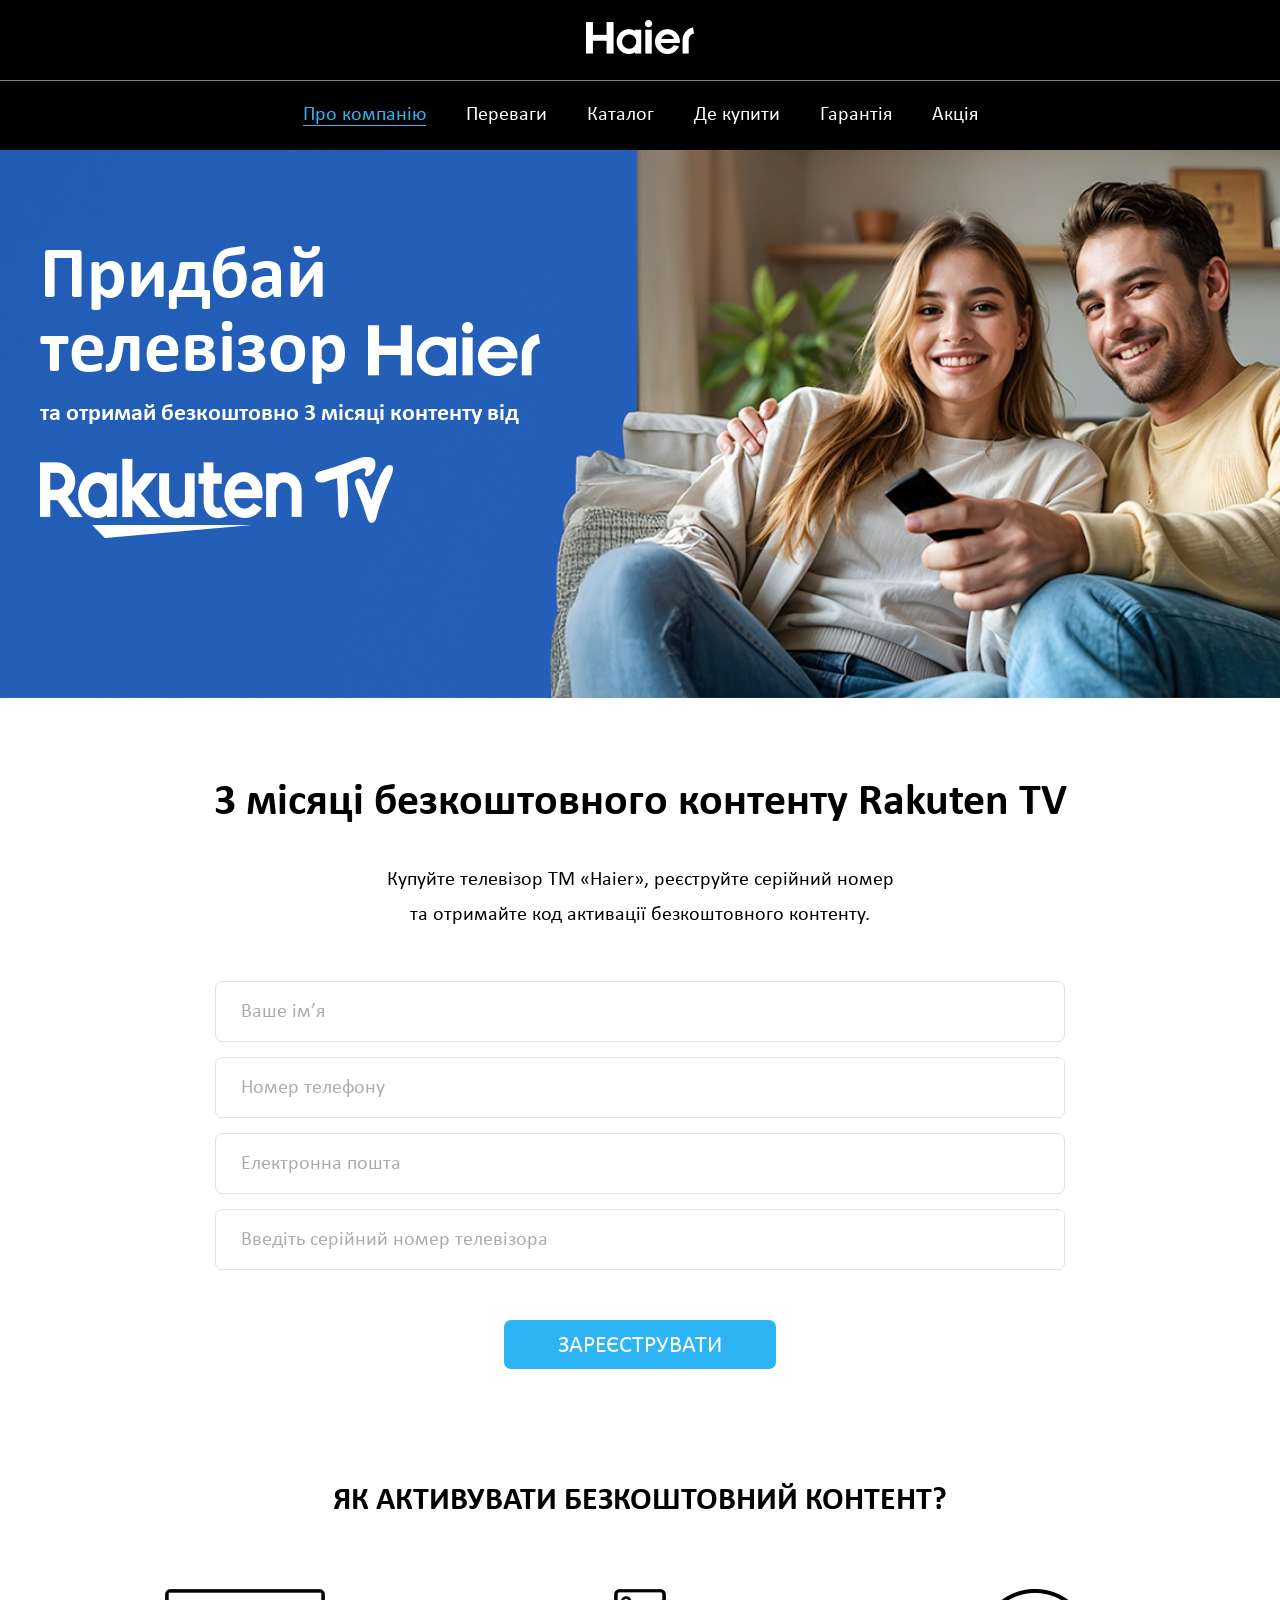
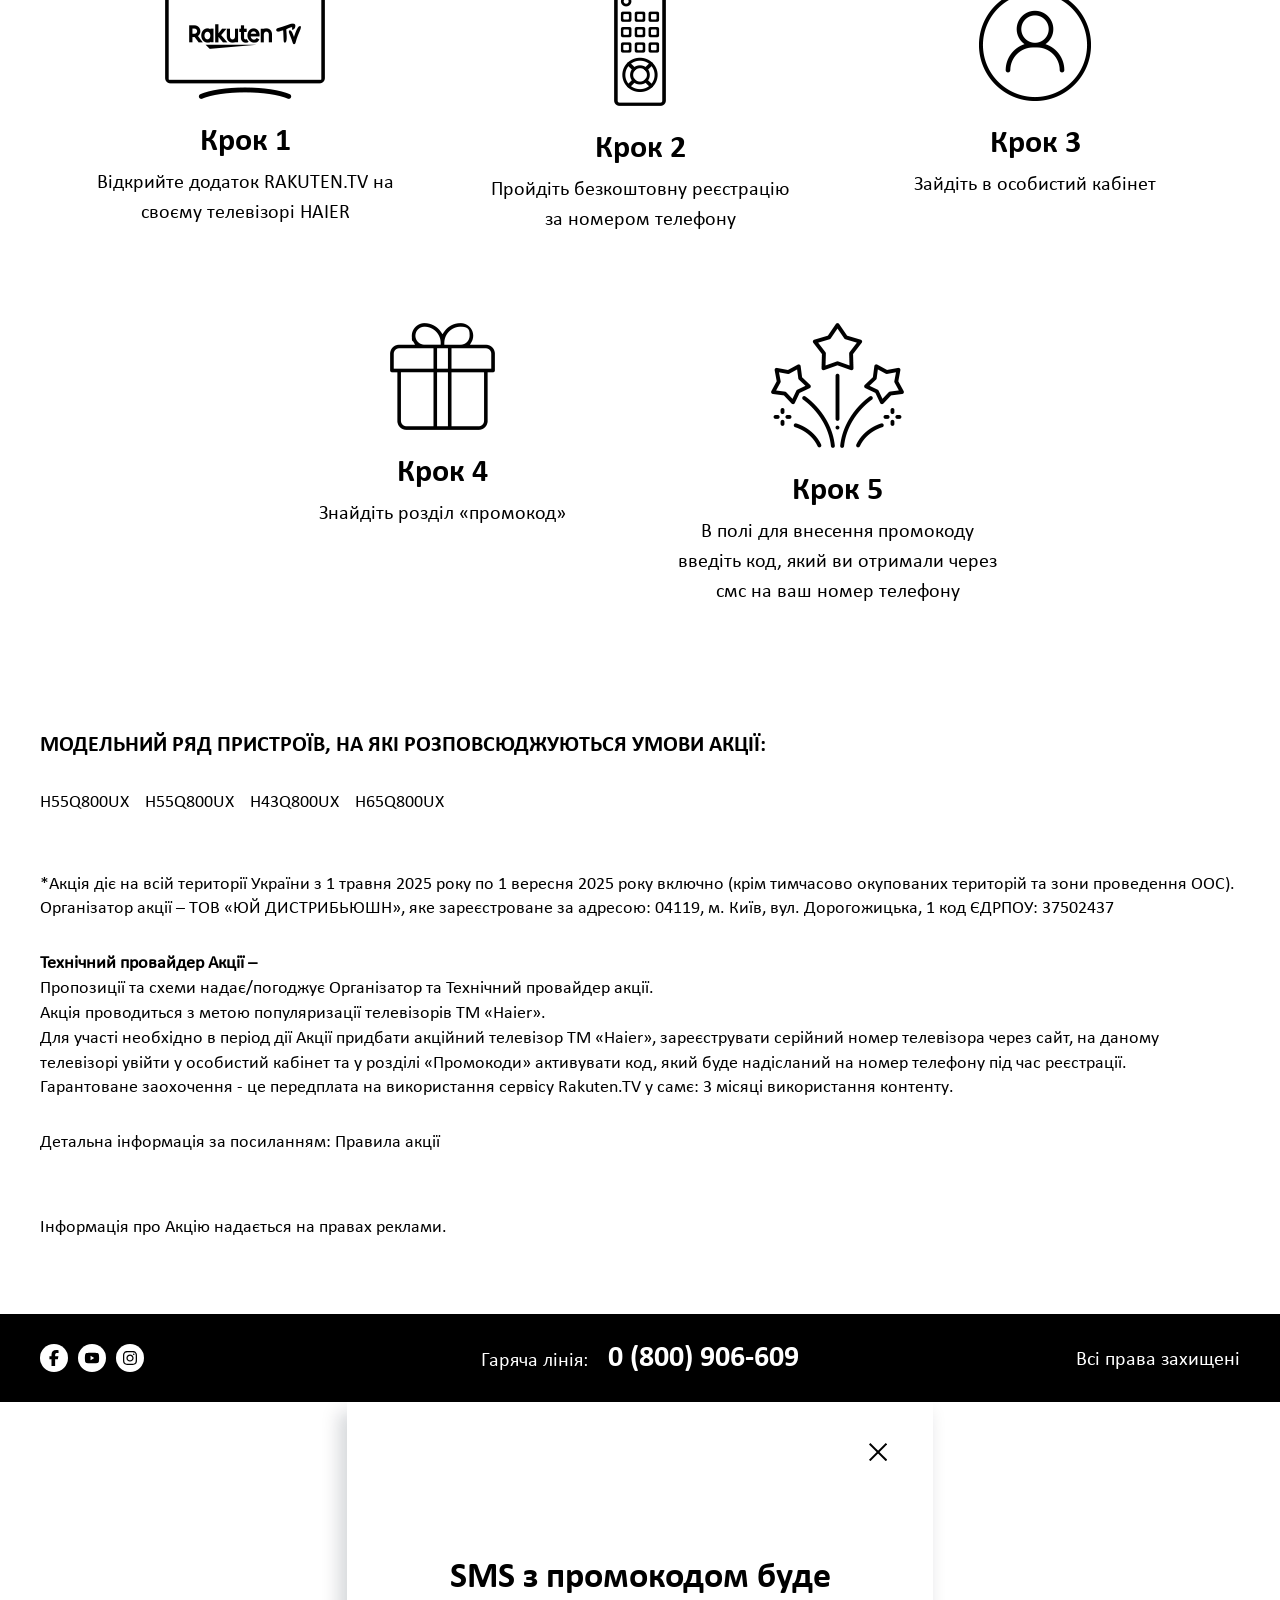
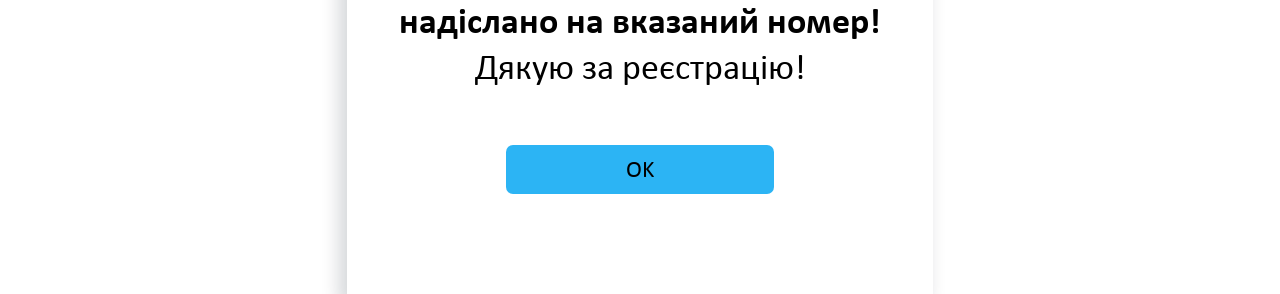
<file: rakuten.html>
<!DOCTYPE html>
<html lang="en">
<head>
  <meta charset="UTF-8">
  <meta name="viewport" content="width=device-width, initial-scale=1.0">
  <title>Haier</title>
  <link rel="stylesheet" href="./css/style.min.css">
</head>
<body>
  <header class="header header--active ">
    <div class="header__wrapper header__wrapper--visible">
      <div class="container">
        <div class="header__inner header__inner--visible">
          <a class="header__logo header__logo--top" href="./rakuten.html">
            <img class="header__logo-img" src="./images/icon/header-logo.svg" alt="bravis logo">
          </a>
          <nav class="menu">
            <button class="menu__btn">
              <span></span>
            </button>
            <ul class="menu__list">
              <li class="menu__item">
                <a class="menu__link menu__link--active" href="./index.html">
                  Про компанію
                </a>
              </li>
              <li class="menu__item">
                <a class="menu__link" href="#">
                  Переваги
                </a>
              </li>
              <li class="menu__item">
                <a class="menu__link" href="#">
                  Каталог
                </a>
              </li>
              <li class="menu__item">
                <a class="menu__link" href="#">
                  Де купити
                </a>
              </li>
              <li class="menu__item">
                <a class="menu__link" href="#">
                  Гарантія
                </a>
              </li>
              <li class="menu__item">
                <a class="menu__link" href="#">
                  Акція
                </a>
              </li>
            </ul>
          </nav>
        </div>
      </div>
    </div>
  
  </header>
    <main class="main">
    <div class="wrapper">
      <section class="rakuten-tv rakuten-tv--singlPage ">
        <img class="rakuten-tv__img-mob" src="./images/content/rakuten-tv-bg-mob.jpg" alt="" loading="lazy">
        <div class="container">
          <div class="rakuten-tv__inner">
            <div class="rakuten-tv__content">
              <div class="rakuten-tv__title-box">
                <h1 class="rakuten-tv__title">
                  Придбай <br> телевізор
                </h1>
                <img class="rakuten-tv__title-img" src="./images/icon/haier-logo-big.svg" alt="">
              </div>
              <p class="rakuten-tv__text">
                та отримай безкоштовно 3 місяці контенту від
              </p>
              <img class="rakuten-tv__logo" src="./images/icon/rakuten-logo.svg" alt="">
            </div>
          </div>
        </div>
      </section>
      <section class="rakuten">
        <div class="container">
          <div class="rakuten__form">
            <div class="rakuten__form-title-box">
              <h2 class="rakuten__form-title">
                3 місяці безкоштовного контенту Rakuten TV
              </h2>
              <p class="rakuten__form-subtitle">
                Купуйте телевізор ТМ «Haier», реєструйте серійний номер <br>
                та отримайте код активації безкоштовного контенту.
              </p>
            </div>
            <form class="form">
              <fieldset class="form__fieldset">
                <input class="form__input" type="text" name="name" placeholder="Ваше ім’я" required />
                <input class="form__input" type="tel" name="phone" placeholder="Номер телефону" required />
                <input class="form__input" type="email" name="email" placeholder="Електронна пошта" required />
                <input class="form__input" type="text" name="serial" placeholder="Введіть серійний номер телевізора" required />
              </fieldset>
              <button class="form__btn" type="submit">ЗАРЕЄСТРУВАТИ</button>
            </form>
          </div>
        </div>
      </section>
      <section class="rakuten-step">
        <div class="container">
          <div class="rakuten-step__inner">
            <h2 class="rakuten-step__title">
              ЯК АКТИВУВАТИ БЕЗКОШТОВНИЙ КОНТЕНТ?
            </h2>
            <ul class="rakuten-step__list">
              <li class="rakuten-step__item">
                <img class="rakuten-step__img" src="./images/icon/step-1.svg" alt="tv">
                <div class="rakuten-step__item-conent">
                  <h4 class="rakuten-step__item-title">Крок 1</h4>
                  <p class="rakuten-step__item-text">
                    Відкрийте додаток RAKUTEN.TV на своєму телевізорі HAIER
                  </p>
                </div>
              </li>
              <li class="rakuten-step__item">
                <img class="rakuten-step__img" src="./images/icon/step-2.svg" alt="control">
                <div class="rakuten-step__item-conent">
                  <h4 class="rakuten-step__item-title">Крок 2</h4>
                  <p class="rakuten-step__item-text">
                    Пройдіть безкоштовну реєстрацію за номером телефону
                  </p>
                </div>
              </li>
              <li class="rakuten-step__item">
                <img class="rakuten-step__img" src="./images/icon/step-3.svg" alt="step">
                <div class="rakuten-step__item-conent">
                  <h4 class="rakuten-step__item-title">Крок 3</h4>
                  <p class="rakuten-step__item-text">
                    Зайдіть в
                    особистий кабінет
                  </p>
                </div>
              </li>
              <li class="rakuten-step__item">
                <img class="rakuten-step__img" src="./images/icon/step-4.svg" alt="gift">
                <div class="rakuten-step__item-conent">
                  <h4 class="rakuten-step__item-title">Крок 4</h4>
                  <p class="rakuten-step__item-text">
                    Знайдіть розділ
                    «промокод»
                  </p>
                </div>
              </li>
              <li class="rakuten-step__item">
                <img class="rakuten-step__img" src="./images/icon/step-5.svg" alt="final">
                <div class="rakuten-step__item-conent">
                  <h4 class="rakuten-step__item-title">Крок 5</h4>
                  <p class="rakuten-step__item-text">
                    В полі для внесення промокоду введіть код, який ви отримали через смс на ваш номер телефону
                  </p>
                </div>
              </li>
            </ul>
          </div>
        </div>
      </section>
      <section class="rakuten-info">
        <div class="container">
          <div class="rakuten-info__inner">
            <h3 class="rakuten-info__title">МОДЕЛЬНИЙ РЯД ПРИСТРОЇВ, НА ЯКІ РОЗПОВСЮДЖУЮТЬСЯ УМОВИ АКЦІЇ:</h3>
          </div>
          <div class="rakuten-info__content">
            <p class="rakuten-info__models">
              H55Q800UX &nbsp;&nbsp; H55Q800UX &nbsp;&nbsp; H43Q800UX &nbsp;&nbsp; H65Q800UX
            </p>
            <p class="rakuten-info__promo">
              *Акція діє на всій території України з 1 травня 2025 року по 1 вересня 2025 року включно (крім тимчасово
              окупованих територій та зони проведення ООС).<br>
              Організатор акції – ТОВ «ЮЙ ДИСТРИБЬЮШН», яке зареєстроване за адресою: 04119, м. Київ, вул. Дорогожицька, 1 код
              ЄДРПОУ: 37502437
            </p>
            <p class="rakuten-info__technical">
              <strong>Технічний провайдер Акції –</strong><br>
              Пропозиції та схеми надає/погоджує Організатор та Технічний провайдер акції.<br>
              Акція проводиться з метою популяризації телевізорів ТМ «Haier».<br>
              Для участі необхідно в період дії Акції придбати акційний телевізор ТМ «Haier», зареєструвати серійний номер
              телевізора через сайт,
              на даному телевізорі увійти у особистий кабінет та у розділі «Промокоди» активувати код, який буде надісланий на
              номер телефону під час реєстрації.<br>
              Гарантоване заохочення - це передплата на використання сервісу Rakuten.TV у самє: 3 місяці використання контенту.
            </p>
        
            <p class="rakuten-info__detal">
              Детальна інформація за посиланням: <a href="#">Правила акції</a>
            </p>
        
            <p class="rakuten-info__disclaimer">
              Інформація про Акцію надається на правах реклами.
            </p>
          </div>
        </div>
      </section>
    </div>
  </main> 
  <footer class="footer">
    <div class="container">
      <div class="footer__inner">
        <div class="footer__social-box">
          <ul class="footer__social-list">
            <li class="footer__social-item">
              <a class="footer__social-link" href="#">
                <svg xmlns="http://www.w3.org/2000/svg" xmlns:xlink="http://www.w3.org/1999/xlink" width="10px" height="16px"
                  viewBox="0 0 10 16" version="1.1">
                  <path
                    d="M 2.5 9.351562 L 2.5 16 L 6.125 16 L 6.125 9.351562 L 8.828125 9.351562 L 9.390625 6.296875 L 6.125 6.296875 L 6.125 5.214844 C 6.125 3.601562 6.757812 2.980469 8.398438 2.980469 C 8.90625 2.980469 9.316406 2.992188 9.554688 3.019531 L 9.554688 0.246094 C 9.105469 0.125 8.011719 0 7.382812 0 C 4.039062 0 2.5 1.578125 2.5 4.980469 L 2.5 6.296875 L 0.4375 6.296875 L 0.4375 9.351562 Z M 2.5 9.351562 "
                    fill="" />
                </svg>
              </a>
            </li>
            <li class="footer__social-item">
              <a class="footer__social-link" href="#">
                <svg xmlns="http://www.w3.org/2000/svg" xmlns:xlink="http://www.w3.org/1999/xlink" width="16px" height="14px"
                  viewBox="0 0 15 14" version="1.1">
                  <path
                    d="M 14.316406 3.394531 C 14.152344 2.746094 13.667969 2.238281 13.058594 2.0625 C 11.949219 1.75 7.5 1.75 7.5 1.75 C 7.5 1.75 3.050781 1.75 1.941406 2.0625 C 1.332031 2.238281 0.847656 2.746094 0.683594 3.394531 C 0.386719 4.566406 0.386719 7.011719 0.386719 7.011719 C 0.386719 7.011719 0.386719 9.457031 0.683594 10.628906 C 0.847656 11.277344 1.332031 11.761719 1.941406 11.9375 C 3.050781 12.25 7.5 12.25 7.5 12.25 C 7.5 12.25 11.949219 12.25 13.058594 11.9375 C 13.667969 11.761719 14.152344 11.273438 14.316406 10.628906 C 14.613281 9.457031 14.613281 7.011719 14.613281 7.011719 C 14.613281 7.011719 14.613281 4.566406 14.316406 3.394531 Z M 6.046875 9.230469 L 6.046875 4.789062 L 9.761719 7.011719 Z M 6.046875 9.230469 "
                    fill="" />
                </svg>
              </a>
            </li>
            <li class="footer__social-item">
              <a class="footer__social-link" href="#">
                <svg xmlns="http://www.w3.org/2000/svg" xmlns:xlink="http://www.w3.org/1999/xlink" width="14px" height="16px"
                  viewBox="0 0 14 16" version="1.1">
                  <path
                    d="M 7.003906 4.40625 C 5.015625 4.40625 3.414062 6.007812 3.414062 7.996094 C 3.414062 9.984375 5.015625 11.585938 7.003906 11.585938 C 8.992188 11.585938 10.59375 9.984375 10.59375 7.996094 C 10.59375 6.007812 8.992188 4.40625 7.003906 4.40625 Z M 7.003906 10.332031 C 5.71875 10.332031 4.667969 9.285156 4.667969 7.996094 C 4.667969 6.710938 5.714844 5.664062 7.003906 5.664062 C 8.289062 5.664062 9.335938 6.710938 9.335938 7.996094 C 9.335938 9.285156 8.289062 10.332031 7.003906 10.332031 Z M 11.578125 4.257812 C 11.578125 4.726562 11.203125 5.097656 10.742188 5.097656 C 10.273438 5.097656 9.902344 4.722656 9.902344 4.257812 C 9.902344 3.796875 10.277344 3.421875 10.742188 3.421875 C 11.203125 3.421875 11.578125 3.796875 11.578125 4.257812 Z M 13.957031 5.109375 C 13.902344 3.988281 13.648438 2.992188 12.824219 2.175781 C 12.007812 1.355469 11.011719 1.101562 9.890625 1.042969 C 8.734375 0.976562 5.269531 0.976562 4.113281 1.042969 C 2.992188 1.097656 2 1.351562 1.179688 2.171875 C 0.355469 2.992188 0.101562 3.984375 0.046875 5.105469 C -0.0195312 6.261719 -0.0195312 9.726562 0.046875 10.882812 C 0.101562 12.007812 0.355469 13 1.179688 13.820312 C 2 14.636719 2.992188 14.894531 4.113281 14.949219 C 5.269531 15.015625 8.734375 15.015625 9.890625 14.949219 C 11.011719 14.898438 12.007812 14.640625 12.824219 13.820312 C 13.644531 13 13.898438 12.007812 13.957031 10.882812 C 14.023438 9.726562 14.023438 6.265625 13.957031 5.109375 Z M 12.460938 12.125 C 12.21875 12.738281 11.746094 13.210938 11.132812 13.457031 C 10.210938 13.820312 8.023438 13.738281 7.003906 13.738281 C 5.984375 13.738281 3.792969 13.820312 2.875 13.457031 C 2.261719 13.210938 1.789062 12.742188 1.542969 12.125 C 1.179688 11.203125 1.261719 9.015625 1.261719 7.996094 C 1.261719 6.976562 1.179688 4.789062 1.542969 3.867188 C 1.789062 3.257812 2.257812 2.785156 2.875 2.539062 C 3.796875 2.171875 5.984375 2.257812 7.003906 2.257812 C 8.023438 2.257812 10.210938 2.175781 11.132812 2.539062 C 11.742188 2.78125 12.214844 3.253906 12.460938 3.867188 C 12.828125 4.789062 12.742188 6.976562 12.742188 7.996094 C 12.742188 9.015625 12.828125 11.207031 12.460938 12.125 Z M 12.460938 12.125 "
                    fill="" />
                </svg>
              </a>
            </li>
          </ul>
          <div class="footer__rules">
          <a class="footer__rules-link" href="#">Всі права захищені </a>
        </div>
        </div>
        <div class="footer__phone">
          Гаряча лінія: <a class="footer__number" href="tel:+0800906609">0 (800) 906-609</a>
        </div>
        
      </div>
    </div>
  </footer>


  <div class="popup" data-popup='rakuten'>
    <div class="popup__dialog popup__dialog--rakuten">
      <div class="popup__panel">
        <button class="popup__close">
          <svg id="Группа_7" data-name="Группа 7" xmlns="http://www.w3.org/2000/svg" width="18.18" height="18.188"
            viewBox="0 0 18.18 18.188">
            <defs>
              <style>
                .cls-1 {
                  fill: none;
                  stroke: #000;
                  stroke-width: 2px;
                  fill-rule: evenodd;
                }
              </style>
            </defs>
            <path id="Фигура_1" data-name="Фигура 1" class="cls-1" d="M1641.6,72.6l16.8,16.8"
              transform="translate(-1640.91 -71.906)" />
            <path id="Фигура_1_копия" data-name="Фигура 1 копия" class="cls-1" d="M1658.4,72.6l-16.8,16.8"
              transform="translate(-1640.91 -71.906)" />
          </svg>
        </button>
      </div>
      <div class="rakuten-popup">
        <h2 class="rakuten-popup__title">
          SMS з промокодом буде
          надіслано на вказаний номер!
        </h2>
        <h3 class="rakuten-popup__thnk">Дякую за реєстрацію!</h3>
        <button class="rakuten-popup__btn">OK</button>
      </div>
    </div>
  </div>

  <script src="./js/main.js"></script>
</body>
</html>

<!-- activated class  "popup--active" -->

<!-- 
    == popup - hidden ==
    .popup{display: none;}
    
    == popup - show ==
    .popup--active {
    display: block;
    position: fixed;
    top: 0;
    left: 0;
    width: 100%;
    height: 100%;
    background: rgba(0, 0, 0, 0.5);
    justify-content: center;
    align-items: center;
    z-index: 50;
    overflow-y: auto;
     }

     == catalog ==
     hidden catalog control button 
     ".catalog__control-box{display: none;}"

     == burger menu ==

     .menu_btn {
     display: none;
     }
     .menu_btn--active {
     display: none;
     }

-->
</file>
<file: css/style.min.css>
@charset "UTF-8";
@media -sass-debug-info{filename{font-family:file\:\/\/D\:\/GitHub\/Haier\/scss\/_vars\.scss}line{font-family:\0000317}}
.about dd, .promo__subtitle {
  font-family: 'calibri_light';
  font-weight: 300; }

@media -sass-debug-info{filename{font-family:file\:\/\/D\:\/GitHub\/Haier\/scss\/_vars\.scss}line{font-family:\0000321}}
body, .feature__title--left, .service__contact-title, .product-tabs__nav-item, .form input::-webkit-input-placeholder, .rakuten-popup__thnk {
  font-family: 'Calibri';
  font-weight: 400; }
body, .feature__title--left, .service__contact-title, .product-tabs__nav-item, .form input:-ms-input-placeholder, .rakuten-popup__thnk {
  font-family: 'Calibri';
  font-weight: 400; }
body, .feature__title--left, .service__contact-title, .product-tabs__nav-item, .form input::-ms-input-placeholder, .rakuten-popup__thnk {
  font-family: 'Calibri';
  font-weight: 400; }
body, .feature__title--left, .service__contact-title, .product-tabs__nav-item, .form input::placeholder, .rakuten-popup__thnk {
  font-family: 'Calibri';
  font-weight: 400; }

@media -sass-debug-info{filename{font-family:file\:\/\/D\:\/GitHub\/Haier\/scss\/_vars\.scss}line{font-family:\0000325}}
.about__title, .feature__title, .syncing-slider__thumb-item-title, .hdr__title, .hdr__subtitle, .qled__title, .qled__subtitle, .oled__title, .oled__subtitle, .oled__item-title, .partner__title, .rakuten-tv__title, .rakuten-tv__text, .service__title, .service__subtitle, .service__decr-tel, .promo__title, .popup__title, .product-tabs__content-title, .table__title, .rakuten__form-title, .rakuten-step__title, .rakuten-step__item-title, .rakuten-info__title, .rakuten-popup__title, .footer__number {
  font-family: 'Calibri Bold';
  font-weight: 700; }

@font-face {
  font-family: 'calibri_light';
  font-weight: 300;
  font-style: normal;
  src: local("calibri_light"), url("../fonts/calibri_light.woff2") format("woff2"), url("../fonts/calibri_light.woff") format("woff");
  font-display: swap; }
@font-face {
  font-family: 'Calibri';
  font-weight: 400;
  font-style: normal;
  src: local("Calibri"), url("../fonts/Calibri.woff2") format("woff2"), url("../fonts/Calibri.woff") format("woff");
  font-display: swap; }
@font-face {
  font-family: 'Calibri Bold';
  font-weight: 700;
  font-style: normal;
  src: local("Calibri Bold"), url("../fonts/Calibri Bold.woff2") format("woff2"), url("../fonts/Calibri Bold.woff") format("woff");
  font-display: swap; }
@media -sass-debug-info{filename{font-family:file\:\/\/D\:\/GitHub\/Haier\/scss\/reset\.scss}line{font-family:\000031}}
html {
  -webkit-box-sizing: border-box;
          box-sizing: border-box; }

@media -sass-debug-info{filename{font-family:file\:\/\/D\:\/GitHub\/Haier\/scss\/reset\.scss}line{font-family:\000035}}
*,
*::after,
*::before {
  -webkit-box-sizing: inherit;
          box-sizing: inherit; }

/* обнуляю стили у списков только у тех у кого есть класс */
@media -sass-debug-info{filename{font-family:file\:\/\/D\:\/GitHub\/Haier\/scss\/reset\.scss}line{font-family:\0000312}}
ul[class],
ol[class] {
  padding: 0; }

@media -sass-debug-info{filename{font-family:file\:\/\/D\:\/GitHub\/Haier\/scss\/reset\.scss}line{font-family:\0000317}}
body,
h1,
h2,
h3,
h4,
h5,
h6,
p,
ul[class],
ol[class],
li,
figure,
figcaption,
blockquote,
dl,
dd {
  margin: 0; }

@media -sass-debug-info{filename{font-family:file\:\/\/D\:\/GitHub\/Haier\/scss\/reset\.scss}line{font-family:\0000336}}
ul[class] {
  list-style: none; }

@media -sass-debug-info{filename{font-family:file\:\/\/D\:\/GitHub\/Haier\/scss\/reset\.scss}line{font-family:\0000340}}
img {
  max-width: 100%;
  display: block; }

@media -sass-debug-info{filename{font-family:file\:\/\/D\:\/GitHub\/Haier\/scss\/reset\.scss}line{font-family:\0000345}}
input,
button,
textarea,
select {
  font: inherit; }

@media -sass-debug-info{filename{font-family:file\:\/\/D\:\/GitHub\/Haier\/scss\/reset\.scss}line{font-family:\0000351}}
button {
  -webkit-tap-highlight-color: transparent; }

@media -sass-debug-info{filename{font-family:file\:\/\/D\:\/GitHub\/Haier\/scss\/reset\.scss}line{font-family:\0000354}}
a {
  text-decoration: none; }

@media -sass-debug-info{filename{font-family:file\:\/\/D\:\/GitHub\/Haier\/scss\/_global\.scss}line{font-family:\000032}}
html,
body {
  height: 100%; }

@media -sass-debug-info{filename{font-family:file\:\/\/D\:\/GitHub\/Haier\/scss\/_global\.scss}line{font-family:\000037}}
body {
  display: -webkit-box;
  display: -ms-flexbox;
  display: flex;
  -webkit-box-orient: vertical;
  -webkit-box-direction: normal;
      -ms-flex-direction: column;
          flex-direction: column;
  font-size: 16px;
  line-height: 1.2;
  color: #ffffff;
  position: relative; }
@media -sass-debug-info{filename{font-family:file\:\/\/D\:\/GitHub\/Haier\/scss\/_global\.scss}line{font-family:\0000315}}
  body.lock {
    overflow: hidden; }

@media -sass-debug-info{filename{font-family:file\:\/\/D\:\/GitHub\/Haier\/scss\/_global\.scss}line{font-family:\0000319}}
a {
  color: inherit; }

@media -sass-debug-info{filename{font-family:file\:\/\/D\:\/GitHub\/Haier\/scss\/_global\.scss}line{font-family:\0000322}}
.main {
  -webkit-box-flex: 1;
      -ms-flex-positive: 1;
          flex-grow: 1; }

@media -sass-debug-info{filename{font-family:file\:\/\/D\:\/GitHub\/Haier\/scss\/_global\.scss}line{font-family:\0000325}}
.container {
  max-width: 1280px;
  width: 100%;
  padding: 0 40px;
  margin: 0 auto;
  /*   &--style {
      border-top: 1px solid $grey;
      padding-top: 20px;
   } */ }

@media -sass-debug-info{filename{font-family:file\:\/\/D\:\/GitHub\/Haier\/scss\/_global\.scss}line{font-family:\0000335}}
.wrapper {
  padding-top: 75px; }

@media -sass-debug-info{filename{font-family:file\:\/\/D\:\/GitHub\/Haier\/scss\/_global\.scss}line{font-family:\0000338}}
.title {
  font-size: 36px; }

@media (max-width: 420px) {
@media -sass-debug-info{filename{font-family:file\:\/\/D\:\/GitHub\/Haier\/scss\/_global\.scss}line{font-family:\0000343}}
  .container {
    padding: 0 15px; } }
@media -sass-debug-info{filename{font-family:file\:\/\/D\:\/GitHub\/Haier\/scss\/_header\.scss}line{font-family:\000031}}
.header {
  padding: 20px 0 25px;
  position: fixed;
  top: 0;
  left: 0;
  right: 0;
  z-index: 10;
  -webkit-transition: .3s ease;
  transition: .3s ease;
  background-color: #000000; }
@media -sass-debug-info{filename{font-family:file\:\/\/D\:\/GitHub\/Haier\/scss\/_header\.scss}line{font-family:\0000310}}
  .header--active {
    padding: 80px 0 25px; }
@media -sass-debug-info{filename{font-family:file\:\/\/D\:\/GitHub\/Haier\/scss\/_header\.scss}line{font-family:\0000313}}
  .header__wrapper {
    border: none;
    padding: 0;
    -webkit-transition: .3s ease;
    transition: .3s ease; }
@media -sass-debug-info{filename{font-family:file\:\/\/D\:\/GitHub\/Haier\/scss\/_header\.scss}line{font-family:\0000317}}
    .header__wrapper--visible {
      border-top: 1px solid #808080;
      padding-top: 20px; }
@media -sass-debug-info{filename{font-family:file\:\/\/D\:\/GitHub\/Haier\/scss\/_header\.scss}line{font-family:\0000323}}
  .header__inner {
    display: -webkit-box;
    display: -ms-flexbox;
    display: flex;
    -webkit-box-align: center;
        -ms-flex-align: center;
            align-items: center;
    -webkit-transition: .5s ease;
    transition: .5s ease; }
@media -sass-debug-info{filename{font-family:file\:\/\/D\:\/GitHub\/Haier\/scss\/_header\.scss}line{font-family:\0000327}}
    .header__inner--visible {
      -ms-flex-wrap: wrap;
          flex-wrap: wrap; }
@media -sass-debug-info{filename{font-family:file\:\/\/D\:\/GitHub\/Haier\/scss\/_header\.scss}line{font-family:\0000331}}
  .header__logo {
    opacity: 1;
    -webkit-transition: opacity 0.5s ease, -webkit-transform 0.5s ease;
    transition: opacity 0.5s ease, -webkit-transform 0.5s ease;
    transition: opacity 0.5s ease, transform 0.5s ease;
    transition: opacity 0.5s ease, transform 0.5s ease, -webkit-transform 0.5s ease; }
@media -sass-debug-info{filename{font-family:file\:\/\/D\:\/GitHub\/Haier\/scss\/_header\.scss}line{font-family:\0000334}}
    .header__logo--top {
      top: 20px;
      left: 0;
      right: 0;
      position: absolute;
      margin: 0 auto;
      -webkit-transition: opacity 0.5s ease, -webkit-transform 0.5s ease;
      transition: opacity 0.5s ease, -webkit-transform 0.5s ease;
      transition: opacity 0.5s ease, transform 0.5s ease;
      transition: opacity 0.5s ease, transform 0.5s ease, -webkit-transform 0.5s ease; }
@media -sass-debug-info{filename{font-family:file\:\/\/D\:\/GitHub\/Haier\/scss\/_header\.scss}line{font-family:\0000342}}
    .header__logo--scrolled {
      opacity: 0; }
@media -sass-debug-info{filename{font-family:file\:\/\/D\:\/GitHub\/Haier\/scss\/_header\.scss}line{font-family:\0000346}}
    .header__logo img {
      width: 108px;
      height: auto;
      -o-object-fit: cover;
         object-fit: cover;
      margin: 0 auto; }

@media -sass-debug-info{filename{font-family:file\:\/\/D\:\/GitHub\/Haier\/scss\/_header\.scss}line{font-family:\0000355}}
.menu {
  margin: 0 auto; }
@media -sass-debug-info{filename{font-family:file\:\/\/D\:\/GitHub\/Haier\/scss\/_header\.scss}line{font-family:\0000357}}
  .menu__btn {
    display: none;
    border: none;
    width: 40px;
    height: 26px;
    position: relative;
    background-color: transparent;
    cursor: pointer;
    z-index: 150; }
@media -sass-debug-info{filename{font-family:file\:\/\/D\:\/GitHub\/Haier\/scss\/_header\.scss}line{font-family:\0000366}}
    .menu__btn::before, .menu__btn::after {
      content: '';
      left: 0;
      position: absolute;
      display: block;
      width: 100%;
      height: 4px;
      border-radius: 10px;
      background-color: #ffffff; }
@media -sass-debug-info{filename{font-family:file\:\/\/D\:\/GitHub\/Haier\/scss\/_header\.scss}line{font-family:\0000378}}
    .menu__btn::before {
      top: 0;
      -webkit-box-shadow: 0 11px 0 #ffffff;
              box-shadow: 0 11px 0 #ffffff;
      -webkit-transition: top .3s .15s, -webkit-box-shadow .3s .15s, -webkit-transform .3s;
      transition: top .3s .15s, -webkit-box-shadow .3s .15s, -webkit-transform .3s;
      transition: box-shadow .3s .15s, top .3s .15s, transform .3s;
      transition: box-shadow .3s .15s, top .3s .15s, transform .3s, -webkit-box-shadow .3s .15s, -webkit-transform .3s; }
@media -sass-debug-info{filename{font-family:file\:\/\/D\:\/GitHub\/Haier\/scss\/_header\.scss}line{font-family:\0000384}}
    .menu__btn::after {
      bottom: 0;
      -webkit-transition: bottom .3s .15s, -webkit-transform .3s;
      transition: bottom .3s .15s, -webkit-transform .3s;
      transition: bottom .3s .15s, transform .3s;
      transition: bottom .3s .15s, transform .3s, -webkit-transform .3s; }
@media -sass-debug-info{filename{font-family:file\:\/\/D\:\/GitHub\/Haier\/scss\/_header\.scss}line{font-family:\0000390}}
    .menu__btn--active::before {
      top: 11px;
      -webkit-transform: rotate(45deg);
              transform: rotate(45deg);
      -webkit-box-shadow: 0 6px 0 rgba(0, 0, 0, 0);
              box-shadow: 0 6px 0 rgba(0, 0, 0, 0);
      -webkit-transition: top .3s, -webkit-box-shadow .15s, -webkit-transform .3s .15s;
      transition: top .3s, -webkit-box-shadow .15s, -webkit-transform .3s .15s;
      transition: box-shadow .15s, top .3s, transform .3s .15s;
      transition: box-shadow .15s, top .3s, transform .3s .15s, -webkit-box-shadow .15s, -webkit-transform .3s .15s; }
@media -sass-debug-info{filename{font-family:file\:\/\/D\:\/GitHub\/Haier\/scss\/_header\.scss}line{font-family:\0000397}}
    .menu__btn--active::after {
      bottom: 11px;
      -webkit-transform: rotate(-45deg);
              transform: rotate(-45deg);
      -webkit-transition: bottom .3s, -webkit-transform .3s .15s;
      transition: bottom .3s, -webkit-transform .3s .15s;
      transition: bottom .3s, transform .3s .15s;
      transition: bottom .3s, transform .3s .15s, -webkit-transform .3s .15s; }
@media -sass-debug-info{filename{font-family:file\:\/\/D\:\/GitHub\/Haier\/scss\/_header\.scss}line{font-family:\00003105}}
  .menu__list {
    display: -webkit-box;
    display: -ms-flexbox;
    display: flex;
    -webkit-box-align: center;
        -ms-flex-align: center;
            align-items: center;
    gap: 40px;
    margin: 0 auto; }
@media -sass-debug-info{filename{font-family:file\:\/\/D\:\/GitHub\/Haier\/scss\/_header\.scss}line{font-family:\00003111}}
  .menu__link {
    color: #ffffff;
    font-size: 20px; }
@media -sass-debug-info{filename{font-family:file\:\/\/D\:\/GitHub\/Haier\/scss\/_header\.scss}line{font-family:\00003114}}
    .menu__link:hover {
      color: #2db5f5;
      border-bottom: 1px solid #2db5f5; }
@media -sass-debug-info{filename{font-family:file\:\/\/D\:\/GitHub\/Haier\/scss\/_header\.scss}line{font-family:\00003118}}
    .menu__link--active {
      color: #2db5f5;
      border-bottom: 1px solid #2db5f5; }

@media (max-width: 860px) {
@media -sass-debug-info{filename{font-family:file\:\/\/D\:\/GitHub\/Haier\/scss\/_header\.scss}line{font-family:\00003127}}
  .menu__list {
    gap: 20px; } }
@media (max-width: 768px) {
@media -sass-debug-info{filename{font-family:file\:\/\/D\:\/GitHub\/Haier\/scss\/_header\.scss}line{font-family:\00003133}}
  .header {
    padding: 20px 0 !important;
    position: fixed !important;
    top: 0;
    left: 0;
    right: 0;
    z-index: 10;
    -webkit-transition: .3s;
    transition: .3s;
    background-color: #000000; }
@media -sass-debug-info{filename{font-family:file\:\/\/D\:\/GitHub\/Haier\/scss\/_header\.scss}line{font-family:\00003143}}
    .header__wrapper {
      border: none !important;
      padding: 0 !important;
      -webkit-transition: .3s;
      transition: .3s;
      padding-top: 0px !important; }
@media -sass-debug-info{filename{font-family:file\:\/\/D\:\/GitHub\/Haier\/scss\/_header\.scss}line{font-family:\00003150}}
    .header__inner {
      -ms-flex-wrap: nowrap !important;
          flex-wrap: nowrap !important;
      padding: 5px 0; }
@media -sass-debug-info{filename{font-family:file\:\/\/D\:\/GitHub\/Haier\/scss\/_header\.scss}line{font-family:\00003155}}
    .header__logo {
      display: inline-block;
      opacity: 1 !important;
      visibility: visible !important;
      margin: 0 0 0 auto !important;
      position: absolute !important;
      top: 50% !important;
      left: 50%;
      right: auto !important;
      -webkit-transform: translate(-50%, -50%);
              transform: translate(-50%, -50%); }

@media -sass-debug-info{filename{font-family:file\:\/\/D\:\/GitHub\/Haier\/scss\/_header\.scss}line{font-family:\00003168}}
  .menu {
    margin-left: auto;
    margin-right: 0; }
@media -sass-debug-info{filename{font-family:file\:\/\/D\:\/GitHub\/Haier\/scss\/_header\.scss}line{font-family:\00003171}}
    .menu__list {
      -webkit-box-orient: vertical;
      -webkit-box-direction: normal;
          -ms-flex-direction: column;
              flex-direction: column;
      -webkit-box-pack: center;
          -ms-flex-pack: center;
              justify-content: center;
      -webkit-box-align: center;
          -ms-flex-align: center;
              align-items: center;
      position: absolute;
      top: 0;
      right: 0;
      bottom: 0;
      left: 0;
      height: 100vh;
      background-color: #000000;
      z-index: 100;
      -webkit-transform: translateY(-200%);
              transform: translateY(-200%);
      -webkit-transition: -webkit-transform .5s;
      transition: -webkit-transform .5s;
      transition: transform .5s;
      transition: transform .5s, -webkit-transform .5s; }
@media -sass-debug-info{filename{font-family:file\:\/\/D\:\/GitHub\/Haier\/scss\/_header\.scss}line{font-family:\00003186}}
      .menu__list--active {
        -webkit-transform: translateY(0);
                transform: translateY(0); }
@media -sass-debug-info{filename{font-family:file\:\/\/D\:\/GitHub\/Haier\/scss\/_header\.scss}line{font-family:\00003191}}
    .menu__list {
      -webkit-box-orient: vertical;
      -webkit-box-direction: normal;
          -ms-flex-direction: column;
              flex-direction: column;
      -webkit-box-pack: center;
          -ms-flex-pack: center;
              justify-content: center;
      -webkit-box-align: center;
          -ms-flex-align: center;
              align-items: center; }
@media -sass-debug-info{filename{font-family:file\:\/\/D\:\/GitHub\/Haier\/scss\/_header\.scss}line{font-family:\00003197}}
    .menu__btn {
      display: block; } }
/* @media (max-width: 748px) {

}

@media (max-width: 578px) {
}

@media (max-width: 440px) {

}

@media (max-width: 375px) {

} */
@media -sass-debug-info{filename{font-family:file\:\/\/D\:\/GitHub\/Haier\/scss\/_index\.scss}line{font-family:\000032}}
.hero {
  padding-top: 65px; }
@media -sass-debug-info{filename{font-family:file\:\/\/D\:\/GitHub\/Haier\/scss\/_index\.scss}line{font-family:\000034}}
  .hero__wrapper {
    position: relative; }
@media -sass-debug-info{filename{font-family:file\:\/\/D\:\/GitHub\/Haier\/scss\/_index\.scss}line{font-family:\000037}}
  .hero__content {
    position: absolute;
    top: 0;
    left: 0;
    right: 0;
    z-index: 1;
    padding: 100px 0 0; }
@media -sass-debug-info{filename{font-family:file\:\/\/D\:\/GitHub\/Haier\/scss\/_index\.scss}line{font-family:\0000315}}
  .hero__inner {
    display: -webkit-box;
    display: -ms-flexbox;
    display: flex;
    -webkit-box-pack: center;
        -ms-flex-pack: center;
            justify-content: center; }
@media -sass-debug-info{filename{font-family:file\:\/\/D\:\/GitHub\/Haier\/scss\/_index\.scss}line{font-family:\0000320}}
  .hero__title {
    font-size: 50px;
    color: #ffffff; }

@media -sass-debug-info{filename{font-family:file\:\/\/D\:\/GitHub\/Haier\/scss\/_index\.scss}line{font-family:\0000326}}
.hero-slider__slide {
  width: 100%;
  height: 745px; }
@media -sass-debug-info{filename{font-family:file\:\/\/D\:\/GitHub\/Haier\/scss\/_index\.scss}line{font-family:\0000330}}
.hero-slider__image {
  width: 100%;
  height: 100%; }
@media -sass-debug-info{filename{font-family:file\:\/\/D\:\/GitHub\/Haier\/scss\/_index\.scss}line{font-family:\0000333}}
  .hero-slider__image img {
    width: 100%;
    height: 100%;
    -o-object-fit: cover;
       object-fit: cover; }
@media -sass-debug-info{filename{font-family:file\:\/\/D\:\/GitHub\/Haier\/scss\/_index\.scss}line{font-family:\0000341}}
.hero-slider__pagination {
  display: -webkit-box;
  display: -ms-flexbox;
  display: flex;
  gap: 15px;
  position: absolute;
  bottom: 50px;
  left: 50%;
  -webkit-transform: translateX(-50%);
          transform: translateX(-50%); }
@media -sass-debug-info{filename{font-family:file\:\/\/D\:\/GitHub\/Haier\/scss\/_index\.scss}line{font-family:\0000349}}
.hero-slider__bullet {
  background-color: #9e958b;
  width: 10px;
  height: 10px;
  border-radius: 50%;
  display: inline-block; }
@media -sass-debug-info{filename{font-family:file\:\/\/D\:\/GitHub\/Haier\/scss\/_index\.scss}line{font-family:\0000355}}
  .hero-slider__bullet--active {
    background-color: #d7cfc2; }

@media (max-width: 768px) {
@media -sass-debug-info{filename{font-family:file\:\/\/D\:\/GitHub\/Haier\/scss\/_index\.scss}line{font-family:\0000362}}
  .hero {
    padding-top: 72px; }
@media -sass-debug-info{filename{font-family:file\:\/\/D\:\/GitHub\/Haier\/scss\/_index\.scss}line{font-family:\0000364}}
    .hero__content {
      padding-top: 50px; }
@media -sass-debug-info{filename{font-family:file\:\/\/D\:\/GitHub\/Haier\/scss\/_index\.scss}line{font-family:\0000367}}
    .hero__title {
      font-size: 48px;
      color: #ffffff; }

@media -sass-debug-info{filename{font-family:file\:\/\/D\:\/GitHub\/Haier\/scss\/_index\.scss}line{font-family:\0000373}}
  .hero-slider__slide {
    height: 435px; } }
@media (max-width: 378px) {
@media -sass-debug-info{filename{font-family:file\:\/\/D\:\/GitHub\/Haier\/scss\/_index\.scss}line{font-family:\0000380}}
  .hero__title {
    font-size: 44px; } }
/* about */
@media -sass-debug-info{filename{font-family:file\:\/\/D\:\/GitHub\/Haier\/scss\/_index\.scss}line{font-family:\0000387}}
.about {
  background-image: url("../images/content/about-bg.jpg");
  padding: 70px 0 40px;
  background-position: right 20% top 18%;
  background-repeat: no-repeat;
  background-size: 120%; }
@media -sass-debug-info{filename{font-family:file\:\/\/D\:\/GitHub\/Haier\/scss\/_index\.scss}line{font-family:\0000393}}
  .about__inner {
    position: relative; }
@media -sass-debug-info{filename{font-family:file\:\/\/D\:\/GitHub\/Haier\/scss\/_index\.scss}line{font-family:\0000397}}
  .about__title {
    font-size: 74px;
    margin-bottom: 35px; }
@media -sass-debug-info{filename{font-family:file\:\/\/D\:\/GitHub\/Haier\/scss\/_index\.scss}line{font-family:\00003102}}
  .about__text {
    font-size: 18px;
    line-height: 1.4;
    margin-bottom: 60px; }
@media -sass-debug-info{filename{font-family:file\:\/\/D\:\/GitHub\/Haier\/scss\/_index\.scss}line{font-family:\00003107}}
  .about__stats-desc {
    display: -webkit-box;
    display: -ms-flexbox;
    display: flex;
    -ms-flex-wrap: wrap;
        flex-wrap: wrap;
    -webkit-box-pack: justify;
        -ms-flex-pack: justify;
            justify-content: space-between; }
@media -sass-debug-info{filename{font-family:file\:\/\/D\:\/GitHub\/Haier\/scss\/_index\.scss}line{font-family:\00003112}}
  .about__stats-item {
    text-align: center;
    width: 265px;
    white-space: pre-line; }
@media -sass-debug-info{filename{font-family:file\:\/\/D\:\/GitHub\/Haier\/scss\/_index\.scss}line{font-family:\00003117}}
  .about dt {
    font-size: 66px; }
@media -sass-debug-info{filename{font-family:file\:\/\/D\:\/GitHub\/Haier\/scss\/_index\.scss}line{font-family:\00003120}}
  .about dd {
    font-size: 20px;
    margin: 0; }
@media -sass-debug-info{filename{font-family:file\:\/\/D\:\/GitHub\/Haier\/scss\/_index\.scss}line{font-family:\00003125}}
  .about .about-slider {
    display: none;
    position: relative;
    padding-bottom: 60px; }
@media -sass-debug-info{filename{font-family:file\:\/\/D\:\/GitHub\/Haier\/scss\/_index\.scss}line{font-family:\00003129}}
    .about .about-slider__pagination {
      display: -webkit-box;
      display: -ms-flexbox;
      display: flex;
      gap: 15px;
      position: absolute;
      bottom: 0;
      left: 50%;
      -webkit-transform: translateX(-50%);
              transform: translateX(-50%); }
@media -sass-debug-info{filename{font-family:file\:\/\/D\:\/GitHub\/Haier\/scss\/_index\.scss}line{font-family:\00003138}}
    .about .about-slider .about__stats-item {
      max-width: 360px;
      width: 100%;
      text-align: left;
      margin-bottom: 15px; }
@media -sass-debug-info{filename{font-family:file\:\/\/D\:\/GitHub\/Haier\/scss\/_index\.scss}line{font-family:\00003144}}
      .about .about-slider .about__stats-item:last-child {
        margin-bottom: 0; }
@media -sass-debug-info{filename{font-family:file\:\/\/D\:\/GitHub\/Haier\/scss\/_index\.scss}line{font-family:\00003149}}
    .about .about-slider__bullet {
      background-color: #9e958b;
      width: 10px;
      height: 10px;
      border-radius: 50%;
      display: inline-block; }
@media -sass-debug-info{filename{font-family:file\:\/\/D\:\/GitHub\/Haier\/scss\/_index\.scss}line{font-family:\00003156}}
      .about .about-slider__bullet--active {
        background-color: #d7cfc2; }

@media (max-width: 1340px) {
@media -sass-debug-info{filename{font-family:file\:\/\/D\:\/GitHub\/Haier\/scss\/_index\.scss}line{font-family:\00003164}}
  .about {
    background-size: cover; } }
@media (max-width: 1180px) {
@media -sass-debug-info{filename{font-family:file\:\/\/D\:\/GitHub\/Haier\/scss\/_index\.scss}line{font-family:\00003171}}
  .about__stats-desc {
    display: grid;
    grid-template-columns: repeat(2, 1fr);
    justify-items: center; }
@media -sass-debug-info{filename{font-family:file\:\/\/D\:\/GitHub\/Haier\/scss\/_index\.scss}line{font-family:\00003177}}
  .about__stats-item {
    white-space: normal; }
@media -sass-debug-info{filename{font-family:file\:\/\/D\:\/GitHub\/Haier\/scss\/_index\.scss}line{font-family:\00003180}}
    .about__stats-item dt {
      font-size: 61px; } }
@media (max-width: 768px) {
@media -sass-debug-info{filename{font-family:file\:\/\/D\:\/GitHub\/Haier\/scss\/_index\.scss}line{font-family:\00003187}}
  .about {
    background-image: url("../images/content/about-bg-mob.jpg");
    background-size: cover;
    background-position: right center;
    padding: 40px  0 20px; }
@media -sass-debug-info{filename{font-family:file\:\/\/D\:\/GitHub\/Haier\/scss\/_index\.scss}line{font-family:\00003192}}
    .about__title {
      font-size: 45px;
      margin-bottom: 30px;
      text-align: center; }
@media -sass-debug-info{filename{font-family:file\:\/\/D\:\/GitHub\/Haier\/scss\/_index\.scss}line{font-family:\00003198}}
    .about__text {
      display: none; }
@media -sass-debug-info{filename{font-family:file\:\/\/D\:\/GitHub\/Haier\/scss\/_index\.scss}line{font-family:\00003201}}
    .about__stats-desc {
      display: none; }
@media -sass-debug-info{filename{font-family:file\:\/\/D\:\/GitHub\/Haier\/scss\/_index\.scss}line{font-family:\00003204}}
    .about .about-slider {
      display: block; } }
/* multibaner */
@media -sass-debug-info{filename{font-family:file\:\/\/D\:\/GitHub\/Haier\/scss\/_index\.scss}line{font-family:\00003213}}
.mutibaner__wrapper {
  position: relative; }

@media -sass-debug-info{filename{font-family:file\:\/\/D\:\/GitHub\/Haier\/scss\/_index\.scss}line{font-family:\00003218}}
.mutibaner-slider__slide {
  height: 750px;
  width: 100%; }
@media -sass-debug-info{filename{font-family:file\:\/\/D\:\/GitHub\/Haier\/scss\/_index\.scss}line{font-family:\00003222}}
.mutibaner-slider__pagination {
  display: -webkit-box;
  display: -ms-flexbox;
  display: flex;
  gap: 15px;
  position: absolute;
  bottom: 20px;
  left: 50%;
  -webkit-transform: translateX(-50%);
          transform: translateX(-50%); }
@media -sass-debug-info{filename{font-family:file\:\/\/D\:\/GitHub\/Haier\/scss\/_index\.scss}line{font-family:\00003231}}
.mutibaner-slider__bullet {
  background-color: #9e958b;
  width: 10px;
  height: 10px;
  border-radius: 50%;
  display: inline-block; }
@media -sass-debug-info{filename{font-family:file\:\/\/D\:\/GitHub\/Haier\/scss\/_index\.scss}line{font-family:\00003238}}
  .mutibaner-slider__bullet--active {
    background-color: #d7cfc2; }

@media -sass-debug-info{filename{font-family:file\:\/\/D\:\/GitHub\/Haier\/scss\/_index\.scss}line{font-family:\00003243}}
.feature {
  padding: 70px 0 30px; }
@media -sass-debug-info{filename{font-family:file\:\/\/D\:\/GitHub\/Haier\/scss\/_index\.scss}line{font-family:\00003245}}
  .feature__inner {
    display: -webkit-box;
    display: -ms-flexbox;
    display: flex;
    -webkit-box-pack: justify;
        -ms-flex-pack: justify;
            justify-content: space-between; }
@media -sass-debug-info{filename{font-family:file\:\/\/D\:\/GitHub\/Haier\/scss\/_index\.scss}line{font-family:\00003249}}
  .feature__left-box {
    margin-right: 18px;
    margin-bottom: -30px;
    max-width: 512px;
    width: 100%;
    display: -webkit-box;
    display: -ms-flexbox;
    display: flex;
    -webkit-box-orient: vertical;
    -webkit-box-direction: normal;
        -ms-flex-direction: column;
            flex-direction: column;
    -webkit-box-pack: end;
        -ms-flex-pack: end;
            justify-content: flex-end; }
@media -sass-debug-info{filename{font-family:file\:\/\/D\:\/GitHub\/Haier\/scss\/_index\.scss}line{font-family:\00003258}}
  .feature__left-top {
    width: 320px;
    text-align: right;
    margin-bottom: 60px;
    margin-left: auto; }
@media -sass-debug-info{filename{font-family:file\:\/\/D\:\/GitHub\/Haier\/scss\/_index\.scss}line{font-family:\00003264}}
  .feature__title {
    color: #000000; }
@media -sass-debug-info{filename{font-family:file\:\/\/D\:\/GitHub\/Haier\/scss\/_index\.scss}line{font-family:\00003267}}
    .feature__title--top {
      font-size: 70px;
      line-height: 1.2; }
@media -sass-debug-info{filename{font-family:file\:\/\/D\:\/GitHub\/Haier\/scss\/_index\.scss}line{font-family:\00003271}}
    .feature__title--left {
      font-size: 40px; }
@media -sass-debug-info{filename{font-family:file\:\/\/D\:\/GitHub\/Haier\/scss\/_index\.scss}line{font-family:\00003275}}
    .feature__title--right-bottom {
      font-size: 46px;
      line-height: 1; }
@media -sass-debug-info{filename{font-family:file\:\/\/D\:\/GitHub\/Haier\/scss\/_index\.scss}line{font-family:\00003280}}
  .feature__text {
    color: #000000;
    font-size: 20px; }
@media -sass-debug-info{filename{font-family:file\:\/\/D\:\/GitHub\/Haier\/scss\/_index\.scss}line{font-family:\00003284}}
  .feature__img {
    width: auto;
    height: auto;
    -o-object-fit: cover;
       object-fit: cover; }
@media -sass-debug-info{filename{font-family:file\:\/\/D\:\/GitHub\/Haier\/scss\/_index\.scss}line{font-family:\00003288}}
    .feature__img--right-top {
      width: 100%;
      height: 337px; }
@media -sass-debug-info{filename{font-family:file\:\/\/D\:\/GitHub\/Haier\/scss\/_index\.scss}line{font-family:\00003292}}
    .feature__img__left-img {
      width: 100%;
      margin-bottom: 40px; }
@media -sass-debug-info{filename{font-family:file\:\/\/D\:\/GitHub\/Haier\/scss\/_index\.scss}line{font-family:\00003297}}
  .feature__right-box {
    max-width: 670px;
    width: 100%; }
@media -sass-debug-info{filename{font-family:file\:\/\/D\:\/GitHub\/Haier\/scss\/_index\.scss}line{font-family:\00003301}}
  .feature__right-bottom-box {
    max-width: 320px;
    width: 100%; }
@media -sass-debug-info{filename{font-family:file\:\/\/D\:\/GitHub\/Haier\/scss\/_index\.scss}line{font-family:\00003305}}
  .feature__right-bottom {
    padding-top: 20px;
    display: -webkit-box;
    display: -ms-flexbox;
    display: flex;
    -webkit-box-align: end;
        -ms-flex-align: end;
            align-items: flex-end;
    -webkit-box-pack: justify;
        -ms-flex-pack: justify;
            justify-content: space-between;
    gap: 10px; }
@media -sass-debug-info{filename{font-family:file\:\/\/D\:\/GitHub\/Haier\/scss\/_index\.scss}line{font-family:\00003312}}
  .feature__left-midle-box {
    max-width: 370px;
    width: 100%; }

@media -sass-debug-info{filename{font-family:file\:\/\/D\:\/GitHub\/Haier\/scss\/_index\.scss}line{font-family:\00003317}}
.syncing {
  padding: 60px 0 75px; }
@media -sass-debug-info{filename{font-family:file\:\/\/D\:\/GitHub\/Haier\/scss\/_index\.scss}line{font-family:\00003320}}
  .syncing__slider {
    display: -webkit-box;
    display: -ms-flexbox;
    display: flex;
    -webkit-box-pack: justify;
        -ms-flex-pack: justify;
            justify-content: space-between; }

@media -sass-debug-info{filename{font-family:file\:\/\/D\:\/GitHub\/Haier\/scss\/_index\.scss}line{font-family:\00003325}}
.syncing-slider {
  width: 100%; }
@media -sass-debug-info{filename{font-family:file\:\/\/D\:\/GitHub\/Haier\/scss\/_index\.scss}line{font-family:\00003327}}
  .syncing-slider__big {
    width: 750px;
    margin-right: 100px; }
@media -sass-debug-info{filename{font-family:file\:\/\/D\:\/GitHub\/Haier\/scss\/_index\.scss}line{font-family:\00003331}}
  .syncing-slider__big-item {
    width: 100%; }
@media -sass-debug-info{filename{font-family:file\:\/\/D\:\/GitHub\/Haier\/scss\/_index\.scss}line{font-family:\00003334}}
  .syncing-slider__big-img {
    width: 100%;
    height: auto;
    -o-object-fit: cover;
       object-fit: cover; }
@media -sass-debug-info{filename{font-family:file\:\/\/D\:\/GitHub\/Haier\/scss\/_index\.scss}line{font-family:\00003339}}
  .syncing-slider__thumb-wrapper {
    text-align: left; }
@media -sass-debug-info{filename{font-family:file\:\/\/D\:\/GitHub\/Haier\/scss\/_index\.scss}line{font-family:\00003342}}
  .syncing-slider__thumb {
    display: -webkit-box;
    display: -ms-flexbox;
    display: flex;
    -webkit-box-orient: vertical;
    -webkit-box-direction: normal;
        -ms-flex-direction: column;
            flex-direction: column;
    gap: 10px; }
@media -sass-debug-info{filename{font-family:file\:\/\/D\:\/GitHub\/Haier\/scss\/_index\.scss}line{font-family:\00003347}}
  .syncing-slider__thumb-img {
    width: auto;
    height: auto;
    -o-object-fit: cover;
       object-fit: cover; }
@media -sass-debug-info{filename{font-family:file\:\/\/D\:\/GitHub\/Haier\/scss\/_index\.scss}line{font-family:\00003352}}
  .syncing-slider__thumb-box {
    margin-top: 10px;
    color: #000000; }
@media -sass-debug-info{filename{font-family:file\:\/\/D\:\/GitHub\/Haier\/scss\/_index\.scss}line{font-family:\00003356}}
  .syncing-slider__thumb-item-title {
    font-size: 32px; }
@media -sass-debug-info{filename{font-family:file\:\/\/D\:\/GitHub\/Haier\/scss\/_index\.scss}line{font-family:\00003360}}
  .syncing-slider__thumb-item-text {
    font-size: 18px; }
@media -sass-debug-info{filename{font-family:file\:\/\/D\:\/GitHub\/Haier\/scss\/_index\.scss}line{font-family:\00003363}}
  .syncing-slider__pagination {
    display: none;
    -webkit-box-align: center;
        -ms-flex-align: center;
            align-items: center;
    gap: 15px;
    position: absolute;
    bottom: 0;
    left: 50%;
    -webkit-transform: translateX(-50%);
            transform: translateX(-50%); }
@media -sass-debug-info{filename{font-family:file\:\/\/D\:\/GitHub\/Haier\/scss\/_index\.scss}line{font-family:\00003372}}
  .syncing-slider__bullet {
    width: 10px;
    height: 10px;
    border-radius: 50%;
    background-color: #cbe0f3; }
@media -sass-debug-info{filename{font-family:file\:\/\/D\:\/GitHub\/Haier\/scss\/_index\.scss}line{font-family:\00003377}}
    .syncing-slider__bullet--active {
      background-color: #9dbedd; }

@media -sass-debug-info{filename{font-family:file\:\/\/D\:\/GitHub\/Haier\/scss\/_index\.scss}line{font-family:\00003382}}
.hdr,
.qled,
.oled {
  height: 100%;
  background-size: cover;
  background-position: center center;
  background-repeat: no-repeat;
  display: -webkit-box;
  display: -ms-flexbox;
  display: flex;
  -webkit-box-orient: vertical;
  -webkit-box-direction: normal;
      -ms-flex-direction: column;
          flex-direction: column;
  -webkit-box-pack: end;
      -ms-flex-pack: end;
          justify-content: flex-end; }

@media -sass-debug-info{filename{font-family:file\:\/\/D\:\/GitHub\/Haier\/scss\/_index\.scss}line{font-family:\00003393}}
.hdr {
  background-image: url("../images/miltibaner/hdr.jpg");
  padding-bottom: 170px; }
@media -sass-debug-info{filename{font-family:file\:\/\/D\:\/GitHub\/Haier\/scss\/_index\.scss}line{font-family:\00003396}}
  .hdr__content {
    width: 50%;
    display: -webkit-box;
    display: -ms-flexbox;
    display: flex;
    -webkit-box-orient: vertical;
    -webkit-box-direction: normal;
        -ms-flex-direction: column;
            flex-direction: column; }
@media -sass-debug-info{filename{font-family:file\:\/\/D\:\/GitHub\/Haier\/scss\/_index\.scss}line{font-family:\00003401}}
  .hdr__title {
    font-size: 74px;
    line-height: 1.2;
    margin-bottom: 25px; }
@media -sass-debug-info{filename{font-family:file\:\/\/D\:\/GitHub\/Haier\/scss\/_index\.scss}line{font-family:\00003407}}
  .hdr__subtitle {
    font-size: 24px;
    line-height: 1.2;
    margin-bottom: 30px; }
@media -sass-debug-info{filename{font-family:file\:\/\/D\:\/GitHub\/Haier\/scss\/_index\.scss}line{font-family:\00003413}}
  .hdr__text {
    font-size: 18px;
    line-height: 1.38; }

@media -sass-debug-info{filename{font-family:file\:\/\/D\:\/GitHub\/Haier\/scss\/_index\.scss}line{font-family:\00003418}}
.qled {
  background-image: url("../images/miltibaner/qled.jpg");
  padding-bottom: 70px; }
@media -sass-debug-info{filename{font-family:file\:\/\/D\:\/GitHub\/Haier\/scss\/_index\.scss}line{font-family:\00003421}}
  .qled__content {
    max-width: 475px;
    display: -webkit-box;
    display: -ms-flexbox;
    display: flex;
    -webkit-box-orient: vertical;
    -webkit-box-direction: normal;
        -ms-flex-direction: column;
            flex-direction: column; }
@media -sass-debug-info{filename{font-family:file\:\/\/D\:\/GitHub\/Haier\/scss\/_index\.scss}line{font-family:\00003426}}
  .qled__title {
    font-size: 74px;
    line-height: 1.2;
    margin-bottom: 10px; }
@media -sass-debug-info{filename{font-family:file\:\/\/D\:\/GitHub\/Haier\/scss\/_index\.scss}line{font-family:\00003432}}
  .qled__subtitle {
    font-size: 24px;
    line-height: 1.2;
    margin-bottom: 30px; }
@media -sass-debug-info{filename{font-family:file\:\/\/D\:\/GitHub\/Haier\/scss\/_index\.scss}line{font-family:\00003438}}
  .qled__text {
    font-size: 18px;
    line-height: 1.38; }

@media -sass-debug-info{filename{font-family:file\:\/\/D\:\/GitHub\/Haier\/scss\/_index\.scss}line{font-family:\00003443}}
.oled {
  background-image: url("../images/miltibaner/oled.jpg");
  padding-bottom: 60px; }
@media -sass-debug-info{filename{font-family:file\:\/\/D\:\/GitHub\/Haier\/scss\/_index\.scss}line{font-family:\00003446}}
  .oled__content {
    display: -webkit-box;
    display: -ms-flexbox;
    display: flex;
    -webkit-box-orient: vertical;
    -webkit-box-direction: normal;
        -ms-flex-direction: column;
            flex-direction: column; }
@media -sass-debug-info{filename{font-family:file\:\/\/D\:\/GitHub\/Haier\/scss\/_index\.scss}line{font-family:\00003450}}
  .oled__content-box {
    max-width: 510px;
    width: 100%;
    margin-bottom: 150px; }
@media -sass-debug-info{filename{font-family:file\:\/\/D\:\/GitHub\/Haier\/scss\/_index\.scss}line{font-family:\00003455}}
  .oled__title {
    font-size: 74px;
    line-height: 1.2;
    margin-bottom: 25px; }
@media -sass-debug-info{filename{font-family:file\:\/\/D\:\/GitHub\/Haier\/scss\/_index\.scss}line{font-family:\00003461}}
  .oled__subtitle {
    font-size: 24px;
    line-height: 1.2;
    margin-bottom: 30px; }
@media -sass-debug-info{filename{font-family:file\:\/\/D\:\/GitHub\/Haier\/scss\/_index\.scss}line{font-family:\00003467}}
  .oled__text {
    font-size: 18px;
    line-height: 1.38; }
@media -sass-debug-info{filename{font-family:file\:\/\/D\:\/GitHub\/Haier\/scss\/_index\.scss}line{font-family:\00003471}}
  .oled__list {
    display: -webkit-box;
    display: -ms-flexbox;
    display: flex; }
@media -sass-debug-info{filename{font-family:file\:\/\/D\:\/GitHub\/Haier\/scss\/_index\.scss}line{font-family:\00003474}}
  .oled__item {
    width: 300px;
    text-align: center;
    padding: 0 40px;
    position: relative; }
@media -sass-debug-info{filename{font-family:file\:\/\/D\:\/GitHub\/Haier\/scss\/_index\.scss}line{font-family:\00003479}}
    .oled__item::after {
      position: absolute;
      content: '';
      width: 1px;
      height: 70px;
      top: 5px;
      right: 0;
      background-color: #ffffff; }
@media -sass-debug-info{filename{font-family:file\:\/\/D\:\/GitHub\/Haier\/scss\/_index\.scss}line{font-family:\00003488}}
    .oled__item:first-child {
      padding-left: 0; }
@media -sass-debug-info{filename{font-family:file\:\/\/D\:\/GitHub\/Haier\/scss\/_index\.scss}line{font-family:\00003491}}
    .oled__item:last-child {
      padding: 0 50px; }
@media -sass-debug-info{filename{font-family:file\:\/\/D\:\/GitHub\/Haier\/scss\/_index\.scss}line{font-family:\00003495}}
  .oled__item-title {
    font-size: 22px;
    line-height: 1;
    margin-bottom: 10px; }
@media -sass-debug-info{filename{font-family:file\:\/\/D\:\/GitHub\/Haier\/scss\/_index\.scss}line{font-family:\00003501}}
  .oled__item-text {
    font-size: 18px; }

@media (max-width: 1180px) {
@media -sass-debug-info{filename{font-family:file\:\/\/D\:\/GitHub\/Haier\/scss\/_index\.scss}line{font-family:\00003507}}
  .feature__left-box {
    margin-bottom: 0; }
@media -sass-debug-info{filename{font-family:file\:\/\/D\:\/GitHub\/Haier\/scss\/_index\.scss}line{font-family:\00003511}}
  .feature__title--right-bottom {
    font-size: 32px; }

@media -sass-debug-info{filename{font-family:file\:\/\/D\:\/GitHub\/Haier\/scss\/_index\.scss}line{font-family:\00003516}}
  .syncing {
    padding-top: 30px; }

@media -sass-debug-info{filename{font-family:file\:\/\/D\:\/GitHub\/Haier\/scss\/_index\.scss}line{font-family:\00003519}}
  .syncing-slider {
    -webkit-box-orient: vertical;
    -webkit-box-direction: normal;
        -ms-flex-direction: column;
            flex-direction: column;
    -webkit-box-align: center;
        -ms-flex-align: center;
            align-items: center;
    width: 100%; }
@media -sass-debug-info{filename{font-family:file\:\/\/D\:\/GitHub\/Haier\/scss\/_index\.scss}line{font-family:\00003523}}
    .syncing-slider__big {
      margin: 0 0 10px 0; }
@media -sass-debug-info{filename{font-family:file\:\/\/D\:\/GitHub\/Haier\/scss\/_index\.scss}line{font-family:\00003526}}
    .syncing-slider__big-img {
      width: 80%;
      margin: 0 auto; }
@media -sass-debug-info{filename{font-family:file\:\/\/D\:\/GitHub\/Haier\/scss\/_index\.scss}line{font-family:\00003530}}
    .syncing-slider__thumb {
      -webkit-box-orient: horizontal;
      -webkit-box-direction: normal;
          -ms-flex-direction: row;
              flex-direction: row; }
@media -sass-debug-info{filename{font-family:file\:\/\/D\:\/GitHub\/Haier\/scss\/_index\.scss}line{font-family:\00003533}}
    .syncing-slider__thumb-wrapper {
      text-align: center; }
@media -sass-debug-info{filename{font-family:file\:\/\/D\:\/GitHub\/Haier\/scss\/_index\.scss}line{font-family:\00003536}}
    .syncing-slider__thumb-img {
      margin: 0 auto;
      width: 80%; } }
@media (max-width: 1080px) {
@media -sass-debug-info{filename{font-family:file\:\/\/D\:\/GitHub\/Haier\/scss\/_index\.scss}line{font-family:\00003544}}
  .feature__img--right-top {
    height: auto; }
@media -sass-debug-info{filename{font-family:file\:\/\/D\:\/GitHub\/Haier\/scss\/_index\.scss}line{font-family:\00003547}}
  .feature__left-box {
    -webkit-box-pack: center;
        -ms-flex-pack: center;
            justify-content: center; }
@media -sass-debug-info{filename{font-family:file\:\/\/D\:\/GitHub\/Haier\/scss\/_index\.scss}line{font-family:\00003550}}
  .feature__right-bottom {
    display: block; }
@media -sass-debug-info{filename{font-family:file\:\/\/D\:\/GitHub\/Haier\/scss\/_index\.scss}line{font-family:\00003553}}
  .feature__right-bottom-box {
    padding-top: 20px;
    max-width: 100%; } }
@media (max-width: 840px) {
@media -sass-debug-info{filename{font-family:file\:\/\/D\:\/GitHub\/Haier\/scss\/_index\.scss}line{font-family:\00003561}}
  .oled__item {
    width: 250px;
    padding: 0 20px; }
@media -sass-debug-info{filename{font-family:file\:\/\/D\:\/GitHub\/Haier\/scss\/_index\.scss}line{font-family:\00003564}}
    .oled__item:last-child {
      padding: 0 20px; } }
@media (max-width: 768px) {
@media -sass-debug-info{filename{font-family:file\:\/\/D\:\/GitHub\/Haier\/scss\/_index\.scss}line{font-family:\00003572}}
  .mutibaner-slider__slide {
    height: 670px; }

@media -sass-debug-info{filename{font-family:file\:\/\/D\:\/GitHub\/Haier\/scss\/_index\.scss}line{font-family:\00003576}}
  .feature {
    padding: 0 0 40px;
    background-image: url("../images/miltibaner/future-bg-mob.jpg");
    height: 100%;
    background-size: cover;
    background-position: center top;
    background-repeat: no-repeat;
    display: -webkit-box;
    display: -ms-flexbox;
    display: flex;
    -webkit-box-orient: vertical;
    -webkit-box-direction: normal;
        -ms-flex-direction: column;
            flex-direction: column;
    -webkit-box-pack: end;
        -ms-flex-pack: end;
            justify-content: flex-end; }
@media -sass-debug-info{filename{font-family:file\:\/\/D\:\/GitHub\/Haier\/scss\/_index\.scss}line{font-family:\00003586}}
    .feature__inner {
      height: 100%;
      -webkit-box-orient: vertical;
      -webkit-box-direction: normal;
          -ms-flex-direction: column;
              flex-direction: column; }
@media -sass-debug-info{filename{font-family:file\:\/\/D\:\/GitHub\/Haier\/scss\/_index\.scss}line{font-family:\00003590}}
    .feature__left-box {
      margin-right: 0;
      margin-bottom: 10px; }
@media -sass-debug-info{filename{font-family:file\:\/\/D\:\/GitHub\/Haier\/scss\/_index\.scss}line{font-family:\00003594}}
    .feature__right-bottom {
      padding-top: 0; }
@media -sass-debug-info{filename{font-family:file\:\/\/D\:\/GitHub\/Haier\/scss\/_index\.scss}line{font-family:\00003597}}
    .feature__right-bottom-box {
      padding-top: 0; }
@media -sass-debug-info{filename{font-family:file\:\/\/D\:\/GitHub\/Haier\/scss\/_index\.scss}line{font-family:\00003601}}
    .feature__left-top {
      margin: 0 0 10px 0;
      text-align: left;
      width: 100%; }
@media -sass-debug-info{filename{font-family:file\:\/\/D\:\/GitHub\/Haier\/scss\/_index\.scss}line{font-family:\00003606}}
    .feature__img {
      display: none; }
@media -sass-debug-info{filename{font-family:file\:\/\/D\:\/GitHub\/Haier\/scss\/_index\.scss}line{font-family:\00003609}}
    .feature__title {
      font-size: 26px !important;
      margin-bottom: 5px; }
@media -sass-debug-info{filename{font-family:file\:\/\/D\:\/GitHub\/Haier\/scss\/_index\.scss}line{font-family:\00003613}}
    .feature__text {
      font-size: 16px !important; }

@media -sass-debug-info{filename{font-family:file\:\/\/D\:\/GitHub\/Haier\/scss\/_index\.scss}line{font-family:\00003618}}
  .hdr {
    background-image: url("../images/miltibaner/hdr-mob.jpg");
    background-position: center top;
    padding-bottom: 105px; }
@media -sass-debug-info{filename{font-family:file\:\/\/D\:\/GitHub\/Haier\/scss\/_index\.scss}line{font-family:\00003622}}
    .hdr__content {
      max-width: 350px;
      width: 100%; }
@media -sass-debug-info{filename{font-family:file\:\/\/D\:\/GitHub\/Haier\/scss\/_index\.scss}line{font-family:\00003626}}
    .hdr__title {
      font-size: 45px;
      margin-bottom: 20px; }
@media -sass-debug-info{filename{font-family:file\:\/\/D\:\/GitHub\/Haier\/scss\/_index\.scss}line{font-family:\00003630}}
    .hdr__subtitle {
      margin-bottom: 20px;
      font-size: 22px; }
@media -sass-debug-info{filename{font-family:file\:\/\/D\:\/GitHub\/Haier\/scss\/_index\.scss}line{font-family:\00003634}}
    .hdr__text {
      font-weight: 300;
      font-size: 20px; }

@media -sass-debug-info{filename{font-family:file\:\/\/D\:\/GitHub\/Haier\/scss\/_index\.scss}line{font-family:\00003639}}
  .qled {
    background-image: url("../images/miltibaner/qled-mob.jpg");
    background-position: center top;
    padding-bottom: 85px; }
@media -sass-debug-info{filename{font-family:file\:\/\/D\:\/GitHub\/Haier\/scss\/_index\.scss}line{font-family:\00003643}}
    .qled__title {
      font-size: 45px;
      margin-bottom: 15px; }
@media -sass-debug-info{filename{font-family:file\:\/\/D\:\/GitHub\/Haier\/scss\/_index\.scss}line{font-family:\00003647}}
    .qled__subtitle {
      margin-bottom: 20px;
      font-size: 22px; }
@media -sass-debug-info{filename{font-family:file\:\/\/D\:\/GitHub\/Haier\/scss\/_index\.scss}line{font-family:\00003651}}
    .qled__text {
      font-weight: 300;
      font-size: 20px; }

@media -sass-debug-info{filename{font-family:file\:\/\/D\:\/GitHub\/Haier\/scss\/_index\.scss}line{font-family:\00003656}}
  .syncing {
    background-image: url("../images/miltibaner/syncing-mob.jpg");
    height: 100%;
    background-size: cover;
    background-position: center top;
    background-repeat: no-repeat;
    display: -webkit-box;
    display: -ms-flexbox;
    display: flex;
    -webkit-box-orient: vertical;
    -webkit-box-direction: normal;
        -ms-flex-direction: column;
            flex-direction: column;
    -webkit-box-pack: end;
        -ms-flex-pack: end;
            justify-content: flex-end;
    padding-bottom: 40px;
    padding-top: 0; }

@media -sass-debug-info{filename{font-family:file\:\/\/D\:\/GitHub\/Haier\/scss\/_index\.scss}line{font-family:\00003668}}
  .syncing-slider {
    display: block; }
@media -sass-debug-info{filename{font-family:file\:\/\/D\:\/GitHub\/Haier\/scss\/_index\.scss}line{font-family:\00003670}}
    .syncing-slider__big {
      display: none; }
@media -sass-debug-info{filename{font-family:file\:\/\/D\:\/GitHub\/Haier\/scss\/_index\.scss}line{font-family:\00003673}}
    .syncing-slider__thumb {
      display: block; }
@media -sass-debug-info{filename{font-family:file\:\/\/D\:\/GitHub\/Haier\/scss\/_index\.scss}line{font-family:\00003676}}
    .syncing-slider__thumb-wrapper {
      text-align: left; }
@media -sass-debug-info{filename{font-family:file\:\/\/D\:\/GitHub\/Haier\/scss\/_index\.scss}line{font-family:\00003679}}
    .syncing-slider__thumb-box {
      margin-top: 0; }
@media -sass-debug-info{filename{font-family:file\:\/\/D\:\/GitHub\/Haier\/scss\/_index\.scss}line{font-family:\00003682}}
    .syncing-slider__thumb-img {
      display: none; }
@media -sass-debug-info{filename{font-family:file\:\/\/D\:\/GitHub\/Haier\/scss\/_index\.scss}line{font-family:\00003685}}
    .syncing-slider__thumb-item-title {
      font-size: 28px; }
@media -sass-debug-info{filename{font-family:file\:\/\/D\:\/GitHub\/Haier\/scss\/_index\.scss}line{font-family:\00003689}}
    .syncing-slider__thumb-item-text {
      font-size: 16px; }

@media -sass-debug-info{filename{font-family:file\:\/\/D\:\/GitHub\/Haier\/scss\/_index\.scss}line{font-family:\00003693}}
  .oled {
    background-image: url("../images/miltibaner/oled-mob.jpg");
    background-position: center top;
    padding-bottom: 60px; }
@media -sass-debug-info{filename{font-family:file\:\/\/D\:\/GitHub\/Haier\/scss\/_index\.scss}line{font-family:\00003697}}
    .oled__content-box {
      margin-bottom: 0; }
@media -sass-debug-info{filename{font-family:file\:\/\/D\:\/GitHub\/Haier\/scss\/_index\.scss}line{font-family:\00003700}}
    .oled__title {
      font-size: 45px;
      margin-bottom: 10px; }
@media -sass-debug-info{filename{font-family:file\:\/\/D\:\/GitHub\/Haier\/scss\/_index\.scss}line{font-family:\00003704}}
    .oled__subtitle {
      margin-bottom: 20px;
      font-size: 22px; }
@media -sass-debug-info{filename{font-family:file\:\/\/D\:\/GitHub\/Haier\/scss\/_index\.scss}line{font-family:\00003708}}
    .oled__text {
      font-weight: 300;
      font-size: 20px; }
@media -sass-debug-info{filename{font-family:file\:\/\/D\:\/GitHub\/Haier\/scss\/_index\.scss}line{font-family:\00003712}}
    .oled__list {
      display: none; } }
@media (max-width: 640px) {
@media -sass-debug-info{filename{font-family:file\:\/\/D\:\/GitHub\/Haier\/scss\/_index\.scss}line{font-family:\00003719}}
  .feature__left-box {
    margin-right: 0;
    margin-bottom: 30px; }
@media -sass-debug-info{filename{font-family:file\:\/\/D\:\/GitHub\/Haier\/scss\/_index\.scss}line{font-family:\00003723}}
  .feature__left-top {
    margin: 0 0 30px 0; }
@media -sass-debug-info{filename{font-family:file\:\/\/D\:\/GitHub\/Haier\/scss\/_index\.scss}line{font-family:\00003726}}
  .feature__title {
    font-size: 32px !important;
    margin-bottom: 5px; } }
@media (max-width: 548px) {
@media -sass-debug-info{filename{font-family:file\:\/\/D\:\/GitHub\/Haier\/scss\/_index\.scss}line{font-family:\00003733}}
  .feature,
  .syncing {
    padding-bottom: 80px;
    background-position: center center; }

@media -sass-debug-info{filename{font-family:file\:\/\/D\:\/GitHub\/Haier\/scss\/_index\.scss}line{font-family:\00003738}}
  .hdr,
  .qled,
  .oled {
    background-position: center center; }

@media -sass-debug-info{filename{font-family:file\:\/\/D\:\/GitHub\/Haier\/scss\/_index\.scss}line{font-family:\00003743}}
  .oled {
    padding-bottom: 80px; }

@media -sass-debug-info{filename{font-family:file\:\/\/D\:\/GitHub\/Haier\/scss\/_index\.scss}line{font-family:\00003747}}
  .syncing-slider__thumb-item-title {
    font-size: 32px;
    margin-bottom: 10px; }
@media -sass-debug-info{filename{font-family:file\:\/\/D\:\/GitHub\/Haier\/scss\/_index\.scss}line{font-family:\00003751}}
  .syncing-slider__thumb-box {
    margin-bottom: 25px; } }
@media (max-width: 478px) {
@media -sass-debug-info{filename{font-family:file\:\/\/D\:\/GitHub\/Haier\/scss\/_index\.scss}line{font-family:\00003758}}
  .feature__title {
    font-size: 26px !important; } }
/* partner */
@media -sass-debug-info{filename{font-family:file\:\/\/D\:\/GitHub\/Haier\/scss\/_index\.scss}line{font-family:\00003764}}
.partner {
  padding: 130px 0 175px; }
@media -sass-debug-info{filename{font-family:file\:\/\/D\:\/GitHub\/Haier\/scss\/_index\.scss}line{font-family:\00003766}}
  .partner__title {
    font-size: 75px;
    color: #000000;
    margin-bottom: 100px;
    text-align: center; }
@media -sass-debug-info{filename{font-family:file\:\/\/D\:\/GitHub\/Haier\/scss\/_index\.scss}line{font-family:\00003774}}
  .partner__inner {
    display: -webkit-box;
    display: -ms-flexbox;
    display: flex;
    -ms-flex-wrap: wrap;
        flex-wrap: wrap;
    gap: 50px 0px; }
@media -sass-debug-info{filename{font-family:file\:\/\/D\:\/GitHub\/Haier\/scss\/_index\.scss}line{font-family:\00003779}}
  .partner__link {
    -webkit-box-flex: 33%;
        -ms-flex: 33%;
            flex: 33%;
    display: -webkit-box;
    display: -ms-flexbox;
    display: flex;
    -webkit-box-pack: center;
        -ms-flex-pack: center;
            justify-content: center;
    -webkit-box-align: center;
        -ms-flex-align: center;
            align-items: center; }
@media -sass-debug-info{filename{font-family:file\:\/\/D\:\/GitHub\/Haier\/scss\/_index\.scss}line{font-family:\00003784}}
    .partner__link:nth-child(-n+4) {
      -webkit-box-flex: 20%;
          -ms-flex: 20%;
              flex: 20%;
      display: -webkit-box;
      display: -ms-flexbox;
      display: flex;
      -webkit-box-pack: center;
          -ms-flex-pack: center;
              justify-content: center; }
@media -sass-debug-info{filename{font-family:file\:\/\/D\:\/GitHub\/Haier\/scss\/_index\.scss}line{font-family:\00003790}}
    .partner__link:nth-child(1) {
      -webkit-box-pack: start;
          -ms-flex-pack: start;
              justify-content: flex-start; }
@media -sass-debug-info{filename{font-family:file\:\/\/D\:\/GitHub\/Haier\/scss\/_index\.scss}line{font-family:\00003793}}
    .partner__link:nth-child(3) {
      -webkit-box-pack: end;
          -ms-flex-pack: end;
              justify-content: flex-end; }
@media -sass-debug-info{filename{font-family:file\:\/\/D\:\/GitHub\/Haier\/scss\/_index\.scss}line{font-family:\00003796}}
    .partner__link:nth-child(4) {
      -webkit-box-pack: end;
          -ms-flex-pack: end;
              justify-content: flex-end; }

@media (max-width: 768px) {
@media -sass-debug-info{filename{font-family:file\:\/\/D\:\/GitHub\/Haier\/scss\/_index\.scss}line{font-family:\00003804}}
  .partner__link {
    -webkit-box-flex: 0;
        -ms-flex: 0;
            flex: 0; }
@media -sass-debug-info{filename{font-family:file\:\/\/D\:\/GitHub\/Haier\/scss\/_index\.scss}line{font-family:\00003806}}
    .partner__link:nth-child(1) {
      -webkit-box-ordinal-group: 6;
          -ms-flex-order: 5;
              order: 5;
      -webkit-box-pack: center;
          -ms-flex-pack: center;
              justify-content: center;
      -webkit-box-flex: 50%;
          -ms-flex: 50%;
              flex: 50%; }
@media -sass-debug-info{filename{font-family:file\:\/\/D\:\/GitHub\/Haier\/scss\/_index\.scss}line{font-family:\00003810}}
      .partner__link:nth-child(1) img {
        width: 140px; }
@media -sass-debug-info{filename{font-family:file\:\/\/D\:\/GitHub\/Haier\/scss\/_index\.scss}line{font-family:\00003814}}
    .partner__link:nth-child(2) {
      -webkit-box-ordinal-group: 3;
          -ms-flex-order: 2;
              order: 2;
      -webkit-box-pack: center;
          -ms-flex-pack: center;
              justify-content: center;
      -webkit-box-flex: 50%;
          -ms-flex: 50%;
              flex: 50%; }
@media -sass-debug-info{filename{font-family:file\:\/\/D\:\/GitHub\/Haier\/scss\/_index\.scss}line{font-family:\00003818}}
      .partner__link:nth-child(2) img {
        width: 116px; }
@media -sass-debug-info{filename{font-family:file\:\/\/D\:\/GitHub\/Haier\/scss\/_index\.scss}line{font-family:\00003823}}
    .partner__link:nth-child(3) {
      -webkit-box-ordinal-group: 5;
          -ms-flex-order: 4;
              order: 4;
      -webkit-box-pack: center;
          -ms-flex-pack: center;
              justify-content: center;
      -webkit-box-flex: 50%;
          -ms-flex: 50%;
              flex: 50%; }
@media -sass-debug-info{filename{font-family:file\:\/\/D\:\/GitHub\/Haier\/scss\/_index\.scss}line{font-family:\00003827}}
      .partner__link:nth-child(3) img {
        width: 144px; }
@media -sass-debug-info{filename{font-family:file\:\/\/D\:\/GitHub\/Haier\/scss\/_index\.scss}line{font-family:\00003831}}
    .partner__link:nth-child(4) {
      -webkit-box-ordinal-group: 3;
          -ms-flex-order: 2;
              order: 2;
      -webkit-box-pack: center;
          -ms-flex-pack: center;
              justify-content: center;
      -webkit-box-flex: 30%;
          -ms-flex: 30%;
              flex: 30%; }
@media -sass-debug-info{filename{font-family:file\:\/\/D\:\/GitHub\/Haier\/scss\/_index\.scss}line{font-family:\00003835}}
      .partner__link:nth-child(4) img {
        width: 134px; }
@media -sass-debug-info{filename{font-family:file\:\/\/D\:\/GitHub\/Haier\/scss\/_index\.scss}line{font-family:\00003839}}
    .partner__link:nth-child(5) {
      -webkit-box-ordinal-group: 4;
          -ms-flex-order: 3;
              order: 3;
      -webkit-box-pack: center;
          -ms-flex-pack: center;
              justify-content: center;
      -webkit-box-flex: 30%;
          -ms-flex: 30%;
              flex: 30%; }
@media -sass-debug-info{filename{font-family:file\:\/\/D\:\/GitHub\/Haier\/scss\/_index\.scss}line{font-family:\00003843}}
      .partner__link:nth-child(5) img {
        width: 107px; }
@media -sass-debug-info{filename{font-family:file\:\/\/D\:\/GitHub\/Haier\/scss\/_index\.scss}line{font-family:\00003847}}
    .partner__link:nth-child(7) {
      -webkit-box-ordinal-group: 3;
          -ms-flex-order: 2;
              order: 2;
      -webkit-box-pack: center;
          -ms-flex-pack: center;
              justify-content: center;
      -webkit-box-flex: 15%;
          -ms-flex: 15%;
              flex: 15%; }
@media -sass-debug-info{filename{font-family:file\:\/\/D\:\/GitHub\/Haier\/scss\/_index\.scss}line{font-family:\00003851}}
      .partner__link:nth-child(7) img {
        width: 65px; }
@media -sass-debug-info{filename{font-family:file\:\/\/D\:\/GitHub\/Haier\/scss\/_index\.scss}line{font-family:\00003855}}
    .partner__link:nth-child(6) {
      -webkit-box-ordinal-group: 2;
          -ms-flex-order: 1;
              order: 1;
      -webkit-box-pack: center;
          -ms-flex-pack: center;
              justify-content: center;
      -webkit-box-flex: 50%;
          -ms-flex: 50%;
              flex: 50%; } }
/* rakuten-tv*/
@media -sass-debug-info{filename{font-family:file\:\/\/D\:\/GitHub\/Haier\/scss\/_index\.scss}line{font-family:\00003866}}
.rakuten-tv {
  padding: 80px 0;
  background-image: url("../images/content/haier-rak-bg.jpg");
  background-position: right 50% center;
  background-size: cover;
  background-repeat: no-repeat; }
@media -sass-debug-info{filename{font-family:file\:\/\/D\:\/GitHub\/Haier\/scss\/_index\.scss}line{font-family:\00003872}}
  .rakuten-tv--singlPage {
    padding: 160px 0; }
@media -sass-debug-info{filename{font-family:file\:\/\/D\:\/GitHub\/Haier\/scss\/_index\.scss}line{font-family:\00003875}}
  .rakuten-tv__img-mob {
    display: none;
    width: 100%;
    height: auto;
    -o-object-fit: cover;
       object-fit: cover; }
@media -sass-debug-info{filename{font-family:file\:\/\/D\:\/GitHub\/Haier\/scss\/_index\.scss}line{font-family:\00003881}}
  .rakuten-tv__inner {
    display: -webkit-box;
    display: -ms-flexbox;
    display: flex;
    -webkit-box-pack: start;
        -ms-flex-pack: start;
            justify-content: flex-start; }
@media -sass-debug-info{filename{font-family:file\:\/\/D\:\/GitHub\/Haier\/scss\/_index\.scss}line{font-family:\00003885}}
  .rakuten-tv__content {
    width: 600px; }
@media -sass-debug-info{filename{font-family:file\:\/\/D\:\/GitHub\/Haier\/scss\/_index\.scss}line{font-family:\00003888}}
  .rakuten-tv__title-box {
    display: -webkit-box;
    display: -ms-flexbox;
    display: flex;
    -webkit-box-align: end;
        -ms-flex-align: end;
            align-items: end;
    margin-bottom: 15px;
    position: relative; }
@media -sass-debug-info{filename{font-family:file\:\/\/D\:\/GitHub\/Haier\/scss\/_index\.scss}line{font-family:\00003894}}
  .rakuten-tv__title-img {
    position: absolute;
    bottom: 7px;
    right: 100px; }
@media -sass-debug-info{filename{font-family:file\:\/\/D\:\/GitHub\/Haier\/scss\/_index\.scss}line{font-family:\00003899}}
  .rakuten-tv__title {
    font-size: 74px;
    line-height: 1;
    margin-right: 15px; }
@media -sass-debug-info{filename{font-family:file\:\/\/D\:\/GitHub\/Haier\/scss\/_index\.scss}line{font-family:\00003905}}
  .rakuten-tv__text {
    font-size: 24px;
    margin-bottom: 30px; }
@media -sass-debug-info{filename{font-family:file\:\/\/D\:\/GitHub\/Haier\/scss\/_index\.scss}line{font-family:\00003910}}
  .rakuten-tv__btn {
    display: inline-block;
    margin-top: 60px;
    padding: 10px 75px;
    font-size: 24px;
    border: 2px solid #ffffff;
    border-radius: 7px; }

@media (max-width: 768px) {
@media -sass-debug-info{filename{font-family:file\:\/\/D\:\/GitHub\/Haier\/scss\/_index\.scss}line{font-family:\00003920}}
  .rakuten-tv {
    padding: 0 0 30px;
    background-image: url("../images/content/blue-bg.svg");
    background-size: cover;
    background-position: center center; }
@media -sass-debug-info{filename{font-family:file\:\/\/D\:\/GitHub\/Haier\/scss\/_index\.scss}line{font-family:\00003925}}
    .rakuten-tv__img-mob {
      display: block; }
@media -sass-debug-info{filename{font-family:file\:\/\/D\:\/GitHub\/Haier\/scss\/_index\.scss}line{font-family:\00003928}}
    .rakuten-tv__inner {
      padding-top: 30px; }
@media -sass-debug-info{filename{font-family:file\:\/\/D\:\/GitHub\/Haier\/scss\/_index\.scss}line{font-family:\00003931}}
    .rakuten-tv__text {
      font-size: 18px; } }
@media (max-width: 680px) {
@media -sass-debug-info{filename{font-family:file\:\/\/D\:\/GitHub\/Haier\/scss\/_index\.scss}line{font-family:\00003938}}
  .rakuten-tv__title {
    font-size: 55px; }
@media -sass-debug-info{filename{font-family:file\:\/\/D\:\/GitHub\/Haier\/scss\/_index\.scss}line{font-family:\00003941}}
  .rakuten-tv__title-box {
    -ms-flex-wrap: wrap;
        flex-wrap: wrap; }
@media -sass-debug-info{filename{font-family:file\:\/\/D\:\/GitHub\/Haier\/scss\/_index\.scss}line{font-family:\00003944}}
  .rakuten-tv__title-img {
    position: static; } }
@media (max-width: 448px) {
@media -sass-debug-info{filename{font-family:file\:\/\/D\:\/GitHub\/Haier\/scss\/_index\.scss}line{font-family:\00003951}}
  .rakuten-tv__text {
    font-size: 16px; } }
/* service */
@media -sass-debug-info{filename{font-family:file\:\/\/D\:\/GitHub\/Haier\/scss\/_index\.scss}line{font-family:\00003957}}
.service {
  position: relative; }
@media -sass-debug-info{filename{font-family:file\:\/\/D\:\/GitHub\/Haier\/scss\/_index\.scss}line{font-family:\00003959}}
  .service__inner {
    display: -webkit-box;
    display: -ms-flexbox;
    display: flex;
    -webkit-box-orient: vertical;
    -webkit-box-direction: normal;
        -ms-flex-direction: column;
            flex-direction: column;
    -webkit-box-align: end;
        -ms-flex-align: end;
            align-items: flex-end; }
@media -sass-debug-info{filename{font-family:file\:\/\/D\:\/GitHub\/Haier\/scss\/_index\.scss}line{font-family:\00003963}}
    .service__inner::before {
      background-image: url("../images/content/service-bg.jpg");
      position: absolute;
      content: "";
      background-repeat: no-repeat;
      background-position: right 0;
      background-size: cover;
      width: 50%;
      height: 100%;
      left: 0; }
@media -sass-debug-info{filename{font-family:file\:\/\/D\:\/GitHub\/Haier\/scss\/_index\.scss}line{font-family:\00003975}}
  .service__img {
    display: none; }
@media -sass-debug-info{filename{font-family:file\:\/\/D\:\/GitHub\/Haier\/scss\/_index\.scss}line{font-family:\00003977}}
    .service__img img {
      width: 100%;
      height: auto;
      -o-object-fit: cover;
         object-fit: cover; }
@media -sass-debug-info{filename{font-family:file\:\/\/D\:\/GitHub\/Haier\/scss\/_index\.scss}line{font-family:\00003983}}
  .service__content {
    width: 540px;
    padding-bottom: 40px; }
@media -sass-debug-info{filename{font-family:file\:\/\/D\:\/GitHub\/Haier\/scss\/_index\.scss}line{font-family:\00003987}}
  .service__title {
    font-size: 74px;
    line-height: 1;
    margin-bottom: 40px;
    color: #000000; }
@media -sass-debug-info{filename{font-family:file\:\/\/D\:\/GitHub\/Haier\/scss\/_index\.scss}line{font-family:\00003994}}
  .service__subtitle {
    font-size: 24px;
    color: #000000;
    margin-bottom: 30px; }
@media -sass-debug-info{filename{font-family:file\:\/\/D\:\/GitHub\/Haier\/scss\/_index\.scss}line{font-family:\000031000}}
  .service__decr {
    font-size: 18px;
    line-height: 1.6;
    color: #000000;
    margin-bottom: 50px; }
@media -sass-debug-info{filename{font-family:file\:\/\/D\:\/GitHub\/Haier\/scss\/_index\.scss}line{font-family:\000031006}}
  .service__decr-tel {
    font-size: 24px;
    line-height: 1.25;
    color: #004ea2; }
@media -sass-debug-info{filename{font-family:file\:\/\/D\:\/GitHub\/Haier\/scss\/_index\.scss}line{font-family:\000031012}}
  .service__contact-title {
    font-size: 18px;
    line-height: 1.25;
    margin-bottom: 15px;
    color: #000000; }
@media -sass-debug-info{filename{font-family:file\:\/\/D\:\/GitHub\/Haier\/scss\/_index\.scss}line{font-family:\000031019}}
  .service__contact-list {
    display: -webkit-box;
    display: -ms-flexbox;
    display: flex;
    -webkit-box-align: center;
        -ms-flex-align: center;
            align-items: center;
    gap: 20px; }
@media -sass-debug-info{filename{font-family:file\:\/\/D\:\/GitHub\/Haier\/scss\/_index\.scss}line{font-family:\000031024}}
  .service__contact-item {
    color: #004ea2;
    font-size: 18px;
    line-height: 1.25;
    text-decoration: underline; }

@media (max-width: 1180px) {
@media -sass-debug-info{filename{font-family:file\:\/\/D\:\/GitHub\/Haier\/scss\/_index\.scss}line{font-family:\000031034}}
  .service__content {
    width: 425px; }
@media -sass-debug-info{filename{font-family:file\:\/\/D\:\/GitHub\/Haier\/scss\/_index\.scss}line{font-family:\000031037}}
  .service__title {
    font-size: 45px; }
@media -sass-debug-info{filename{font-family:file\:\/\/D\:\/GitHub\/Haier\/scss\/_index\.scss}line{font-family:\000031040}}
  .service__subtitle {
    font-size: 22px; }
@media -sass-debug-info{filename{font-family:file\:\/\/D\:\/GitHub\/Haier\/scss\/_index\.scss}line{font-family:\000031043}}
  .service__decr-tel {
    font-size: 20px; } }
@media (max-width: 950px) {
@media -sass-debug-info{filename{font-family:file\:\/\/D\:\/GitHub\/Haier\/scss\/_index\.scss}line{font-family:\000031051}}
  .service__inner::before {
    background-position: 75%; }
@media -sass-debug-info{filename{font-family:file\:\/\/D\:\/GitHub\/Haier\/scss\/_index\.scss}line{font-family:\000031055}}
  .service__content {
    width: 338px; }
@media -sass-debug-info{filename{font-family:file\:\/\/D\:\/GitHub\/Haier\/scss\/_index\.scss}line{font-family:\000031058}}
  .service__contact-list {
    gap: 7px; } }
@media (max-width: 768px) {
@media -sass-debug-info{filename{font-family:file\:\/\/D\:\/GitHub\/Haier\/scss\/_index\.scss}line{font-family:\000031064}}
  .service {
    padding-top: 400px; }
@media -sass-debug-info{filename{font-family:file\:\/\/D\:\/GitHub\/Haier\/scss\/_index\.scss}line{font-family:\000031066}}
    .service__inner {
      -webkit-box-orient: horizontal;
      -webkit-box-direction: normal;
          -ms-flex-direction: row;
              flex-direction: row; }
@media -sass-debug-info{filename{font-family:file\:\/\/D\:\/GitHub\/Haier\/scss\/_index\.scss}line{font-family:\000031068}}
      .service__inner::before {
        background-image: url("../images/content/service-bg-mob.jpg");
        position: absolute;
        content: "";
        background-repeat: no-repeat;
        background-position: center center;
        background-size: cover;
        width: 100%;
        height: 395px;
        top: 0;
        left: 0; }
@media -sass-debug-info{filename{font-family:file\:\/\/D\:\/GitHub\/Haier\/scss\/_index\.scss}line{font-family:\000031081}}
    .service__title, .service__subtitle {
      margin-bottom: 15px; }
@media -sass-debug-info{filename{font-family:file\:\/\/D\:\/GitHub\/Haier\/scss\/_index\.scss}line{font-family:\000031085}}
    .service__content {
      width: 100%;
      padding-top: 40px; }
@media -sass-debug-info{filename{font-family:file\:\/\/D\:\/GitHub\/Haier\/scss\/_index\.scss}line{font-family:\000031089}}
    .service__decr {
      margin-bottom: 20px; }
@media -sass-debug-info{filename{font-family:file\:\/\/D\:\/GitHub\/Haier\/scss\/_index\.scss}line{font-family:\000031092}}
    .service__contact-list {
      gap: 10px; } }
@media (max-width: 378px) {
@media -sass-debug-info{filename{font-family:file\:\/\/D\:\/GitHub\/Haier\/scss\/_index\.scss}line{font-family:\000031099}}
  .service__contact-item {
    font-size: 16px; } }
@media -sass-debug-info{filename{font-family:file\:\/\/D\:\/GitHub\/Haier\/scss\/_index\.scss}line{font-family:\000031106}}
.promo__item {
  background-size: cover;
  background-position: center top;
  background-repeat: no-repeat;
  width: 100%;
  height: 700px; }
@media -sass-debug-info{filename{font-family:file\:\/\/D\:\/GitHub\/Haier\/scss\/_index\.scss}line{font-family:\000031113}}
.promo__inner {
  padding: 100px 0 0; }
@media -sass-debug-info{filename{font-family:file\:\/\/D\:\/GitHub\/Haier\/scss\/_index\.scss}line{font-family:\000031117}}
.promo__content--two {
  display: -webkit-box;
  display: -ms-flexbox;
  display: flex;
  -webkit-box-orient: vertical;
  -webkit-box-direction: normal;
      -ms-flex-direction: column;
          flex-direction: column;
  -webkit-box-align: end;
      -ms-flex-align: end;
          align-items: flex-end; }
@media -sass-debug-info{filename{font-family:file\:\/\/D\:\/GitHub\/Haier\/scss\/_index\.scss}line{font-family:\000031121}}
  .promo__content--two .promo__title-box {
    max-width: 480px;
    width: 100%; }
@media -sass-debug-info{filename{font-family:file\:\/\/D\:\/GitHub\/Haier\/scss\/_index\.scss}line{font-family:\000031127}}
.promo__title-box {
  max-width: 450px;
  width: 100%; }
@media -sass-debug-info{filename{font-family:file\:\/\/D\:\/GitHub\/Haier\/scss\/_index\.scss}line{font-family:\000031131}}
.promo__title {
  display: block;
  font-size: 49px;
  color: #ffffff;
  margin-bottom: 30px; }
@media -sass-debug-info{filename{font-family:file\:\/\/D\:\/GitHub\/Haier\/scss\/_index\.scss}line{font-family:\000031138}}
.promo__subtitle {
  font-size: 22px;
  margin-bottom: 25px; }
@media -sass-debug-info{filename{font-family:file\:\/\/D\:\/GitHub\/Haier\/scss\/_index\.scss}line{font-family:\000031143}}
.promo__size-group {
  display: -webkit-box;
  display: -ms-flexbox;
  display: flex;
  -webkit-box-align: center;
      -ms-flex-align: center;
          align-items: center;
  gap: 15px;
  margin-bottom: 145px; }
@media -sass-debug-info{filename{font-family:file\:\/\/D\:\/GitHub\/Haier\/scss\/_index\.scss}line{font-family:\000031149}}
.promo__size-btn {
  font-size: 20px;
  padding: 19px 20px;
  width: 63px;
  height: 63px;
  border: 1px solid #ffffff;
  color: #ffffff;
  border-radius: 50%;
  text-align: center;
  display: -webkit-box;
  display: -ms-flexbox;
  display: flex;
  -webkit-box-pack: center;
      -ms-flex-pack: center;
          justify-content: center;
  -webkit-box-align: center;
      -ms-flex-align: center;
          align-items: center;
  background-color: transparent;
  position: relative; }
@media -sass-debug-info{filename{font-family:file\:\/\/D\:\/GitHub\/Haier\/scss\/_index\.scss}line{font-family:\000031163}}
  .promo__size-btn::after {
    position: absolute;
    content: '"';
    right: 13px; }
@media -sass-debug-info{filename{font-family:file\:\/\/D\:\/GitHub\/Haier\/scss\/_index\.scss}line{font-family:\000031168}}
  .promo__size-btn--active {
    background-image: url("../images/icon/elips-active.svg"); }
@media -sass-debug-info{filename{font-family:file\:\/\/D\:\/GitHub\/Haier\/scss\/_index\.scss}line{font-family:\000031171}}
  .promo__size-btn:hover {
    background-image: url("../images/icon/elips-active.svg"); }
@media -sass-debug-info{filename{font-family:file\:\/\/D\:\/GitHub\/Haier\/scss\/_index\.scss}line{font-family:\000031175}}
.promo__benefits-img {
  width: 100%;
  height: auto;
  -o-object-fit: cover;
     object-fit: cover;
  margin: 0 auto; }

@media (max-width: 768px) {
@media -sass-debug-info{filename{font-family:file\:\/\/D\:\/GitHub\/Haier\/scss\/_index\.scss}line{font-family:\000031184}}
  .promo__item {
    padding-bottom: 60px; }
@media -sass-debug-info{filename{font-family:file\:\/\/D\:\/GitHub\/Haier\/scss\/_index\.scss}line{font-family:\000031186}}
    .promo__item--one {
      background-image: url("../images/baner/baner-1-mob.jpg") !important; }
@media -sass-debug-info{filename{font-family:file\:\/\/D\:\/GitHub\/Haier\/scss\/_index\.scss}line{font-family:\000031189}}
    .promo__item--two {
      background-image: url("../images/baner/baner-2-mob.jpg") !important; }
@media -sass-debug-info{filename{font-family:file\:\/\/D\:\/GitHub\/Haier\/scss\/_index\.scss}line{font-family:\000031192}}
    .promo__item--tree {
      background-image: url("../images/baner/baner-3-mob.jpg") !important; }
@media -sass-debug-info{filename{font-family:file\:\/\/D\:\/GitHub\/Haier\/scss\/_index\.scss}line{font-family:\000031197}}
  .promo__inner {
    display: -webkit-box;
    display: -ms-flexbox;
    display: flex;
    -webkit-box-orient: vertical;
    -webkit-box-direction: normal;
        -ms-flex-direction: column;
            flex-direction: column;
    -webkit-box-pack: end;
        -ms-flex-pack: end;
            justify-content: flex-end;
    height: 100%;
    padding-top: 0; }
@media -sass-debug-info{filename{font-family:file\:\/\/D\:\/GitHub\/Haier\/scss\/_index\.scss}line{font-family:\000031205}}
  .promo__content--two {
    display: block; }
@media -sass-debug-info{filename{font-family:file\:\/\/D\:\/GitHub\/Haier\/scss\/_index\.scss}line{font-family:\000031207}}
    .promo__content--two .promo__title-box {
      max-width: 100%; }
@media -sass-debug-info{filename{font-family:file\:\/\/D\:\/GitHub\/Haier\/scss\/_index\.scss}line{font-family:\000031212}}
  .promo__title {
    font-size: 45px;
    margin-bottom: 15px; }
@media -sass-debug-info{filename{font-family:file\:\/\/D\:\/GitHub\/Haier\/scss\/_index\.scss}line{font-family:\000031216}}
  .promo__subtitle {
    font-size: 20px; }
@media -sass-debug-info{filename{font-family:file\:\/\/D\:\/GitHub\/Haier\/scss\/_index\.scss}line{font-family:\000031219}}
  .promo__size-icon {
    height: 50px; }
@media -sass-debug-info{filename{font-family:file\:\/\/D\:\/GitHub\/Haier\/scss\/_index\.scss}line{font-family:\000031222}}
  .promo__size-group {
    margin-bottom: 0;
    gap: 10px;
    -ms-flex-wrap: wrap;
        flex-wrap: wrap; }
@media -sass-debug-info{filename{font-family:file\:\/\/D\:\/GitHub\/Haier\/scss\/_index\.scss}line{font-family:\000031227}}
  .promo__size-btn {
    width: 50px;
    height: 50px;
    font-size: 15px;
    padding: 10px; }
@media -sass-debug-info{filename{font-family:file\:\/\/D\:\/GitHub\/Haier\/scss\/_index\.scss}line{font-family:\000031232}}
    .promo__size-btn::after {
      right: 10px; }
@media -sass-debug-info{filename{font-family:file\:\/\/D\:\/GitHub\/Haier\/scss\/_index\.scss}line{font-family:\000031236}}
    .promo__size-btn--active {
      background-image: url("../images/icon/elips-active-mob.svg"); }
@media -sass-debug-info{filename{font-family:file\:\/\/D\:\/GitHub\/Haier\/scss\/_index\.scss}line{font-family:\000031240}}
    .promo__size-btn:hover {
      background-image: url("../images/icon/elips-active-mob.svg"); }
@media -sass-debug-info{filename{font-family:file\:\/\/D\:\/GitHub\/Haier\/scss\/_index\.scss}line{font-family:\000031244}}
  .promo__benefits-img {
    display: none; } }
@media (max-width: 548px) {
@media -sass-debug-info{filename{font-family:file\:\/\/D\:\/GitHub\/Haier\/scss\/_index\.scss}line{font-family:\000031251}}
  .promo__item {
    height: 670px; } }
/* popup */
@media -sass-debug-info{filename{font-family:file\:\/\/D\:\/GitHub\/Haier\/scss\/_index\.scss}line{font-family:\000031258}}
.popup--active {
  display: block;
  position: fixed;
  top: 0;
  left: 0;
  width: 100%;
  height: 100%;
  background: rgba(0, 0, 0, 0.5);
  -webkit-box-pack: center;
      -ms-flex-pack: center;
          justify-content: center;
  -webkit-box-align: center;
      -ms-flex-align: center;
          align-items: center;
  z-index: 50;
  overflow-y: auto; }
@media -sass-debug-info{filename{font-family:file\:\/\/D\:\/GitHub\/Haier\/scss\/_index\.scss}line{font-family:\000031272}}
.popup__dialog {
  max-width: 1360px;
  width: 100%;
  margin: 0 auto;
  padding: 60px 80px;
  background-color: #ffffff;
  position: relative; }
@media -sass-debug-info{filename{font-family:file\:\/\/D\:\/GitHub\/Haier\/scss\/_index\.scss}line{font-family:\000031279}}
  .popup__dialog--rakuten {
    max-width: 586px;
    width: 100%;
    padding: 0; }
@media -sass-debug-info{filename{font-family:file\:\/\/D\:\/GitHub\/Haier\/scss\/_index\.scss}line{font-family:\000031285}}
.popup__panel {
  display: -webkit-box;
  display: -ms-flexbox;
  display: flex; }
@media -sass-debug-info{filename{font-family:file\:\/\/D\:\/GitHub\/Haier\/scss\/_index\.scss}line{font-family:\000031288}}
.popup__title {
  font-size: 30px;
  color: #000000; }
@media -sass-debug-info{filename{font-family:file\:\/\/D\:\/GitHub\/Haier\/scss\/_index\.scss}line{font-family:\000031293}}
.popup__close {
  border: none;
  background-color: transparent;
  position: absolute;
  top: 40px;
  right: 40px;
  cursor: pointer; }

/* product */
@media -sass-debug-info{filename{font-family:file\:\/\/D\:\/GitHub\/Haier\/scss\/_index\.scss}line{font-family:\000031306}}
.product__inner {
  display: -webkit-box;
  display: -ms-flexbox;
  display: flex;
  padding-top: 70px; }
@media -sass-debug-info{filename{font-family:file\:\/\/D\:\/GitHub\/Haier\/scss\/_index\.scss}line{font-family:\000031310}}
.product__slider {
  width: 400px;
  display: block;
  margin-right: 60px; }
@media -sass-debug-info{filename{font-family:file\:\/\/D\:\/GitHub\/Haier\/scss\/_index\.scss}line{font-family:\000031315}}
.product__content {
  display: -webkit-box;
  display: -ms-flexbox;
  display: flex;
  -webkit-box-orient: vertical;
  -webkit-box-direction: normal;
      -ms-flex-direction: column;
          flex-direction: column;
  padding-top: 30px; }
@media -sass-debug-info{filename{font-family:file\:\/\/D\:\/GitHub\/Haier\/scss\/_index\.scss}line{font-family:\000031320}}
.product__content-link {
  font-size: 20px;
  line-height: 1.2;
  color: #ffffff;
  text-align: center;
  border-radius: 7px;
  display: -webkit-inline-box;
  display: -ms-inline-flexbox;
  display: inline-flex;
  -webkit-box-pack: center;
      -ms-flex-pack: center;
          justify-content: center;
  -webkit-box-align: center;
      -ms-flex-align: center;
          align-items: center; }
@media -sass-debug-info{filename{font-family:file\:\/\/D\:\/GitHub\/Haier\/scss\/_index\.scss}line{font-family:\000031329}}
  .product__content-link:hover, .product__content-link:active {
    color: black; }
@media -sass-debug-info{filename{font-family:file\:\/\/D\:\/GitHub\/Haier\/scss\/_index\.scss}line{font-family:\000031333}}
  .product__content-link--new {
    padding: 14px 40px;
    background-color: #feca65;
    text-transform: uppercase; }
@media -sass-debug-info{filename{font-family:file\:\/\/D\:\/GitHub\/Haier\/scss\/_index\.scss}line{font-family:\000031338}}
  .product__content-link--buy {
    font-size: 24px;
    padding: 14px 84px;
    background-color: #2cb4f4; }
@media -sass-debug-info{filename{font-family:file\:\/\/D\:\/GitHub\/Haier\/scss\/_index\.scss}line{font-family:\000031344}}
.product ul.product__nav-list {
  margin: 25px 0 40px; }
@media -sass-debug-info{filename{font-family:file\:\/\/D\:\/GitHub\/Haier\/scss\/_index\.scss}line{font-family:\000031347}}
.product__nav-item {
  display: -webkit-box;
  display: -ms-flexbox;
  display: flex;
  gap: 5px;
  font-size: 16px;
  color: #000000; }

@media -sass-debug-info{filename{font-family:file\:\/\/D\:\/GitHub\/Haier\/scss\/_index\.scss}line{font-family:\000031355}}
.product-slider__big {
  width: 400px;
  margin-left: -20px; }
@media -sass-debug-info{filename{font-family:file\:\/\/D\:\/GitHub\/Haier\/scss\/_index\.scss}line{font-family:\000031359}}
.product-slider__big-item {
  width: 100%; }
@media -sass-debug-info{filename{font-family:file\:\/\/D\:\/GitHub\/Haier\/scss\/_index\.scss}line{font-family:\000031362}}
.product-slider__big-img {
  width: 100%;
  height: auto;
  -o-object-fit: cover;
     object-fit: cover; }
@media -sass-debug-info{filename{font-family:file\:\/\/D\:\/GitHub\/Haier\/scss\/_index\.scss}line{font-family:\000031367}}
.product-slider__thumb-wrapper {
  text-align: center; }
@media -sass-debug-info{filename{font-family:file\:\/\/D\:\/GitHub\/Haier\/scss\/_index\.scss}line{font-family:\000031370}}
.product-slider__thumb {
  display: -webkit-box;
  display: -ms-flexbox;
  display: flex;
  gap: 25px; }
@media -sass-debug-info{filename{font-family:file\:\/\/D\:\/GitHub\/Haier\/scss\/_index\.scss}line{font-family:\000031374}}
.product-slider__thumb-img {
  width: 100%;
  height: auto;
  -o-object-fit: cover;
     object-fit: cover; }
@media -sass-debug-info{filename{font-family:file\:\/\/D\:\/GitHub\/Haier\/scss\/_index\.scss}line{font-family:\000031379}}
.product-slider__pagination {
  display: none;
  -webkit-box-align: center;
      -ms-flex-align: center;
          align-items: center;
  gap: 15px;
  position: absolute;
  bottom: 0;
  left: 50%;
  -webkit-transform: translateX(-50%);
          transform: translateX(-50%); }
@media -sass-debug-info{filename{font-family:file\:\/\/D\:\/GitHub\/Haier\/scss\/_index\.scss}line{font-family:\000031388}}
.product-slider__bullet {
  width: 10px;
  height: 10px;
  border-radius: 50%;
  background-color: #cbe0f3; }
@media -sass-debug-info{filename{font-family:file\:\/\/D\:\/GitHub\/Haier\/scss\/_index\.scss}line{font-family:\000031393}}
  .product-slider__bullet--active {
    background-color: #9dbedd; }

@media -sass-debug-info{filename{font-family:file\:\/\/D\:\/GitHub\/Haier\/scss\/_index\.scss}line{font-family:\000031398}}
.product-descr {
  padding-top: 110px; }

@media -sass-debug-info{filename{font-family:file\:\/\/D\:\/GitHub\/Haier\/scss\/_index\.scss}line{font-family:\000031403}}
.product-tabs__nav {
  display: -webkit-box;
  display: -ms-flexbox;
  display: flex;
  gap: 25px;
  -webkit-box-align: center;
      -ms-flex-align: center;
          align-items: center;
  margin-bottom: 25px; }
@media -sass-debug-info{filename{font-family:file\:\/\/D\:\/GitHub\/Haier\/scss\/_index\.scss}line{font-family:\000031409}}
.product-tabs__nav-item {
  font-size: 20px;
  color: #000000;
  padding-bottom: 20px;
  position: relative;
  -webkit-transition: all .3s;
  transition: all .3s; }
@media -sass-debug-info{filename{font-family:file\:\/\/D\:\/GitHub\/Haier\/scss\/_index\.scss}line{font-family:\000031416}}
  .product-tabs__nav-item::after {
    width: 0%;
    -webkit-transition: all .3s;
    transition: all .3s;
    position: absolute;
    content: ''; }
@media -sass-debug-info{filename{font-family:file\:\/\/D\:\/GitHub\/Haier\/scss\/_index\.scss}line{font-family:\000031422}}
  .product-tabs__nav-item--active {
    position: relative;
    color: #2cb4f4; }
@media -sass-debug-info{filename{font-family:file\:\/\/D\:\/GitHub\/Haier\/scss\/_index\.scss}line{font-family:\000031425}}
    .product-tabs__nav-item--active::after {
      -webkit-transition: all .3s;
      transition: all .3s;
      content: '';
      width: 100%;
      height: 5px;
      left: 0;
      bottom: 0;
      background-color: #2cb4f4; }
@media -sass-debug-info{filename{font-family:file\:\/\/D\:\/GitHub\/Haier\/scss\/_index\.scss}line{font-family:\000031435}}
  .product-tabs__nav-item:hover {
    color: #2cb4f4; }
@media -sass-debug-info{filename{font-family:file\:\/\/D\:\/GitHub\/Haier\/scss\/_index\.scss}line{font-family:\000031437}}
    .product-tabs__nav-item:hover::after {
      position: absolute;
      content: '';
      width: 100%;
      height: 5px;
      left: 0;
      bottom: 0;
      background-color: #2cb4f4; }
@media -sass-debug-info{filename{font-family:file\:\/\/D\:\/GitHub\/Haier\/scss\/_index\.scss}line{font-family:\000031448}}
.product-tabs__content-item {
  display: none; }
@media -sass-debug-info{filename{font-family:file\:\/\/D\:\/GitHub\/Haier\/scss\/_index\.scss}line{font-family:\000031450}}
  .product-tabs__content-item--active {
    display: block; }
@media -sass-debug-info{filename{font-family:file\:\/\/D\:\/GitHub\/Haier\/scss\/_index\.scss}line{font-family:\000031454}}
.product-tabs__content-title {
  font-size: 24px;
  margin-bottom: 25px;
  color: #000000; }

/* table in tabs */
@media -sass-debug-info{filename{font-family:file\:\/\/D\:\/GitHub\/Haier\/scss\/_index\.scss}line{font-family:\000031463}}
.table {
  color: #000000; }
@media -sass-debug-info{filename{font-family:file\:\/\/D\:\/GitHub\/Haier\/scss\/_index\.scss}line{font-family:\000031465}}
  .table__header {
    background-color: #e9e9e9;
    padding: 10px 25px;
    display: grid;
    grid-template-columns: 1fr 2fr; }
@media -sass-debug-info{filename{font-family:file\:\/\/D\:\/GitHub\/Haier\/scss\/_index\.scss}line{font-family:\000031471}}
  .table__title {
    font-size: 22px;
    color: #000000;
    line-height: 2; }
@media -sass-debug-info{filename{font-family:file\:\/\/D\:\/GitHub\/Haier\/scss\/_index\.scss}line{font-family:\000031477}}
  .table__item {
    font-size: 20px;
    line-height: 2.2;
    display: grid;
    grid-template-columns: 1fr 2fr;
    padding: 10px 10px 10px 25px;
    border-bottom: 1px solid #004ea2; }
@media -sass-debug-info{filename{font-family:file\:\/\/D\:\/GitHub\/Haier\/scss\/_index\.scss}line{font-family:\000031484}}
    .table__item--specs {
      grid-template-columns: 1fr 1fr; }

@media (max-width: 950px) {
@media -sass-debug-info{filename{font-family:file\:\/\/D\:\/GitHub\/Haier\/scss\/_index\.scss}line{font-family:\000031494}}
  .product__slider {
    margin-right: 20px; }
@media -sass-debug-info{filename{font-family:file\:\/\/D\:\/GitHub\/Haier\/scss\/_index\.scss}line{font-family:\000031498}}
  .product__content-link--buy {
    font-size: 20px;
    padding-left: 50px;
    padding-right: 50px; } }
@media (max-width: 768px) {
@media -sass-debug-info{filename{font-family:file\:\/\/D\:\/GitHub\/Haier\/scss\/_index\.scss}line{font-family:\000031508}}
  .popup__dialog {
    padding: 60px; }
@media -sass-debug-info{filename{font-family:file\:\/\/D\:\/GitHub\/Haier\/scss\/_index\.scss}line{font-family:\000031512}}
  .popup__title {
    display: none; }

@media -sass-debug-info{filename{font-family:file\:\/\/D\:\/GitHub\/Haier\/scss\/_index\.scss}line{font-family:\000031518}}
  .product__inner {
    -ms-flex-wrap: wrap;
        flex-wrap: wrap;
    -webkit-box-pack: center;
        -ms-flex-pack: center;
            justify-content: center; }
@media -sass-debug-info{filename{font-family:file\:\/\/D\:\/GitHub\/Haier\/scss\/_index\.scss}line{font-family:\000031523}}
  .product__slider {
    width: 100%;
    -ms-flex-wrap: wrap;
        flex-wrap: wrap;
    margin-left: auto;
    margin-right: auto;
    position: relative; }
@media -sass-debug-info{filename{font-family:file\:\/\/D\:\/GitHub\/Haier\/scss\/_index\.scss}line{font-family:\000031531}}
  .product__content {
    display: block; }
@media -sass-debug-info{filename{font-family:file\:\/\/D\:\/GitHub\/Haier\/scss\/_index\.scss}line{font-family:\000031535}}
  .product__content-box {
    display: -webkit-box;
    display: -ms-flexbox;
    display: flex;
    -ms-flex-wrap: wrap;
        flex-wrap: wrap;
    -webkit-box-pack: justify;
        -ms-flex-pack: justify;
            justify-content: space-between;
    gap: 0 20px;
    padding: 0px 10px 0 10px; }
@media -sass-debug-info{filename{font-family:file\:\/\/D\:\/GitHub\/Haier\/scss\/_index\.scss}line{font-family:\000031543}}
  .product ul.product__nav-list {
    -webkit-box-ordinal-group: 2;
        -ms-flex-order: 1;
            order: 1;
    margin: 50px auto;
    -webkit-box-flex: 100%;
        -ms-flex: 100%;
            flex: 100%; }
@media -sass-debug-info{filename{font-family:file\:\/\/D\:\/GitHub\/Haier\/scss\/_index\.scss}line{font-family:\000031549}}
  .product__nav-item {
    -webkit-box-pack: center;
        -ms-flex-pack: center;
            justify-content: center; }
@media -sass-debug-info{filename{font-family:file\:\/\/D\:\/GitHub\/Haier\/scss\/_index\.scss}line{font-family:\000031553}}
  .product__content-link {
    -webkit-box-ordinal-group: 3;
        -ms-flex-order: 2;
            order: 2;
    margin-right: 0px;
    -webkit-box-flex: 40%;
        -ms-flex: 40%;
            flex: 40%; }
@media -sass-debug-info{filename{font-family:file\:\/\/D\:\/GitHub\/Haier\/scss\/_index\.scss}line{font-family:\000031558}}
    .product__content-link:last-child {
      margin-right: 0px; }
@media -sass-debug-info{filename{font-family:file\:\/\/D\:\/GitHub\/Haier\/scss\/_index\.scss}line{font-family:\000031562}}
    .product__content-link--buy, .product__content-link--buy {
      padding-left: 30px;
      padding-right: 30px; }

@media -sass-debug-info{filename{font-family:file\:\/\/D\:\/GitHub\/Haier\/scss\/_index\.scss}line{font-family:\000031571}}
  .product-slider__big {
    width: 100%;
    margin: 0; }
@media -sass-debug-info{filename{font-family:file\:\/\/D\:\/GitHub\/Haier\/scss\/_index\.scss}line{font-family:\000031576}}
  .product-slider__thumb-wrapper {
    display: none; }
@media -sass-debug-info{filename{font-family:file\:\/\/D\:\/GitHub\/Haier\/scss\/_index\.scss}line{font-family:\000031580}}
  .product-slider__pagination {
    display: -webkit-box;
    display: -ms-flexbox;
    display: flex; } }
@media (max-width: 578px) {
@media -sass-debug-info{filename{font-family:file\:\/\/D\:\/GitHub\/Haier\/scss\/_index\.scss}line{font-family:\000031587}}
  .popup__dialog {
    padding-left: 0px;
    padding-right: 0px; }

@media -sass-debug-info{filename{font-family:file\:\/\/D\:\/GitHub\/Haier\/scss\/_index\.scss}line{font-family:\000031593}}
  .product-tabs__nav {
    margin-bottom: 15px;
    padding: 0 20px; }
@media -sass-debug-info{filename{font-family:file\:\/\/D\:\/GitHub\/Haier\/scss\/_index\.scss}line{font-family:\000031597}}
  .product-tabs__nav-item {
    font-size: 18px; }
@media -sass-debug-info{filename{font-family:file\:\/\/D\:\/GitHub\/Haier\/scss\/_index\.scss}line{font-family:\000031600}}
  .product-tabs__content-title {
    padding: 0 20px; }

@media -sass-debug-info{filename{font-family:file\:\/\/D\:\/GitHub\/Haier\/scss\/_index\.scss}line{font-family:\000031604}}
  .product-descr {
    padding-top: 80px; }

@media -sass-debug-info{filename{font-family:file\:\/\/D\:\/GitHub\/Haier\/scss\/_index\.scss}line{font-family:\000031608}}
  .table__header {
    padding-left: 40px;
    padding-right: 40px; }
@media -sass-debug-info{filename{font-family:file\:\/\/D\:\/GitHub\/Haier\/scss\/_index\.scss}line{font-family:\000031612}}
  .table__item {
    font-size: 18px;
    padding-left: 30px;
    line-height: 1.2; }
@media -sass-debug-info{filename{font-family:file\:\/\/D\:\/GitHub\/Haier\/scss\/_index\.scss}line{font-family:\000031617}}
  .table__cell {
    padding-left: 10px; } }
@media -sass-debug-info{filename{font-family:file\:\/\/D\:\/GitHub\/Haier\/scss\/_rakuten\.scss}line{font-family:\000031}}
.rakuten {
  padding: 75px 0 0; }
@media -sass-debug-info{filename{font-family:file\:\/\/D\:\/GitHub\/Haier\/scss\/_rakuten\.scss}line{font-family:\000033}}
  .rakuten__form-title-box {
    text-align: center;
    color: #000000;
    margin-bottom: 50px; }
@media -sass-debug-info{filename{font-family:file\:\/\/D\:\/GitHub\/Haier\/scss\/_rakuten\.scss}line{font-family:\000038}}
  .rakuten__form-title {
    font-size: 44px;
    margin-bottom: 35px; }
@media -sass-debug-info{filename{font-family:file\:\/\/D\:\/GitHub\/Haier\/scss\/_rakuten\.scss}line{font-family:\0000313}}
  .rakuten__form-subtitle {
    font-size: 20px;
    line-height: 1.75; }

@media -sass-debug-info{filename{font-family:file\:\/\/D\:\/GitHub\/Haier\/scss\/_rakuten\.scss}line{font-family:\0000318}}
.form {
  max-width: 850px;
  width: 100%;
  margin: 0 auto; }
@media -sass-debug-info{filename{font-family:file\:\/\/D\:\/GitHub\/Haier\/scss\/_rakuten\.scss}line{font-family:\0000322}}
  .form input {
    border: 1px solid #e2e2e2;
    border-radius: 7px; }
@media -sass-debug-info{filename{font-family:file\:\/\/D\:\/GitHub\/Haier\/scss\/_rakuten\.scss}line{font-family:\0000325}}
    .form input:hover, .form input:focus-visible {
      border: 1px solid #004ea2;
      outline: #004ea2; }
@media -sass-debug-info{filename{font-family:file\:\/\/D\:\/GitHub\/Haier\/scss\/_rakuten\.scss}line{font-family:\0000330}}
    .form input::-webkit-input-placeholder {
      font-size: 20px;
      line-height: 2.2;
      color: #acacac; }
    .form input:-ms-input-placeholder {
      font-size: 20px;
      line-height: 2.2;
      color: #acacac; }
    .form input::-ms-input-placeholder {
      font-size: 20px;
      line-height: 2.2;
      color: #acacac; }
    .form input::placeholder {
      font-size: 20px;
      line-height: 2.2;
      color: #acacac; }
@media -sass-debug-info{filename{font-family:file\:\/\/D\:\/GitHub\/Haier\/scss\/_rakuten\.scss}line{font-family:\0000337}}
  .form__fieldset {
    display: -webkit-box;
    display: -ms-flexbox;
    display: flex;
    -webkit-box-orient: vertical;
    -webkit-box-direction: normal;
        -ms-flex-direction: column;
            flex-direction: column;
    gap: 15px;
    margin: 0 0 50px 0;
    padding: 0;
    border: none; }
@media -sass-debug-info{filename{font-family:file\:\/\/D\:\/GitHub\/Haier\/scss\/_rakuten\.scss}line{font-family:\0000345}}
  .form__input {
    display: block;
    width: 100%;
    padding: 20px 25px; }
@media -sass-debug-info{filename{font-family:file\:\/\/D\:\/GitHub\/Haier\/scss\/_rakuten\.scss}line{font-family:\0000350}}
  .form__btn {
    display: block;
    padding: 10px 54px;
    background-color: #2cb4f4;
    border-radius: 7px;
    color: #ffffff;
    font-size: 24px;
    border: none;
    margin: 0 auto; }

@media -sass-debug-info{filename{font-family:file\:\/\/D\:\/GitHub\/Haier\/scss\/_rakuten\.scss}line{font-family:\0000361}}
.rakuten-step {
  padding-top: 100px; }
@media -sass-debug-info{filename{font-family:file\:\/\/D\:\/GitHub\/Haier\/scss\/_rakuten\.scss}line{font-family:\0000363}}
  .rakuten-step__title {
    color: #000000;
    font-size: 32px;
    line-height: 1.87;
    margin-bottom: 60px;
    text-align: center; }
@media -sass-debug-info{filename{font-family:file\:\/\/D\:\/GitHub\/Haier\/scss\/_rakuten\.scss}line{font-family:\0000371}}
  .rakuten-step__list {
    display: -webkit-box;
    display: -ms-flexbox;
    display: flex;
    -ms-flex-wrap: wrap;
        flex-wrap: wrap;
    -webkit-box-pack: center;
        -ms-flex-pack: center;
            justify-content: center;
    gap: 90px 75px; }
@media -sass-debug-info{filename{font-family:file\:\/\/D\:\/GitHub\/Haier\/scss\/_rakuten\.scss}line{font-family:\0000377}}
  .rakuten-step__item {
    width: 320px; }
@media -sass-debug-info{filename{font-family:file\:\/\/D\:\/GitHub\/Haier\/scss\/_rakuten\.scss}line{font-family:\0000380}}
  .rakuten-step__img {
    width: auto;
    height: auto;
    -o-object-fit: cover;
       object-fit: cover;
    margin: 0 auto; }
@media -sass-debug-info{filename{font-family:file\:\/\/D\:\/GitHub\/Haier\/scss\/_rakuten\.scss}line{font-family:\0000386}}
  .rakuten-step__item-conent {
    padding-top: 25px;
    color: #000000;
    text-align: center; }
@media -sass-debug-info{filename{font-family:file\:\/\/D\:\/GitHub\/Haier\/scss\/_rakuten\.scss}line{font-family:\0000391}}
  .rakuten-step__item-title {
    font-size: 32px;
    line-height: 1;
    margin-bottom: 10px; }
@media -sass-debug-info{filename{font-family:file\:\/\/D\:\/GitHub\/Haier\/scss\/_rakuten\.scss}line{font-family:\0000397}}
  .rakuten-step__item-text {
    font-size: 20px;
    line-height: 1.5; }

@media -sass-debug-info{filename{font-family:file\:\/\/D\:\/GitHub\/Haier\/scss\/_rakuten\.scss}line{font-family:\00003102}}
.rakuten-info {
  padding: 120px 0 75px; }
@media -sass-debug-info{filename{font-family:file\:\/\/D\:\/GitHub\/Haier\/scss\/_rakuten\.scss}line{font-family:\00003104}}
  .rakuten-info__title {
    color: #000000;
    font-size: 22px;
    line-height: 1.72;
    margin-bottom: 20px; }
@media -sass-debug-info{filename{font-family:file\:\/\/D\:\/GitHub\/Haier\/scss\/_rakuten\.scss}line{font-family:\00003111}}
  .rakuten-info__content {
    color: #000000;
    font-size: 18px;
    line-height: 1.38; }
@media -sass-debug-info{filename{font-family:file\:\/\/D\:\/GitHub\/Haier\/scss\/_rakuten\.scss}line{font-family:\00003116}}
  .rakuten-info p {
    margin-bottom: 30px; }
@media -sass-debug-info{filename{font-family:file\:\/\/D\:\/GitHub\/Haier\/scss\/_rakuten\.scss}line{font-family:\00003118}}
    .rakuten-info p:first-child {
      line-height: 2.1;
      margin-bottom: 50px; }
@media -sass-debug-info{filename{font-family:file\:\/\/D\:\/GitHub\/Haier\/scss\/_rakuten\.scss}line{font-family:\00003122}}
    .rakuten-info p:nth-last-child(2) {
      margin-bottom: 60px; }
@media -sass-debug-info{filename{font-family:file\:\/\/D\:\/GitHub\/Haier\/scss\/_rakuten\.scss}line{font-family:\00003125}}
    .rakuten-info p:last-child {
      margin-bottom: 0; }

@media -sass-debug-info{filename{font-family:file\:\/\/D\:\/GitHub\/Haier\/scss\/_rakuten\.scss}line{font-family:\00003130}}
.rakuten-popup {
  -webkit-box-shadow: -6.695px 11.143px 16.74px 1.26px rgba(8, 19, 36, 0.17);
          box-shadow: -6.695px 11.143px 16.74px 1.26px rgba(8, 19, 36, 0.17);
  padding: 150px 50px 100px;
  text-align: center; }
@media -sass-debug-info{filename{font-family:file\:\/\/D\:\/GitHub\/Haier\/scss\/_rakuten\.scss}line{font-family:\00003134}}
  .rakuten-popup__title {
    font-size: 36px;
    line-height: 46px;
    color: #000000; }
@media -sass-debug-info{filename{font-family:file\:\/\/D\:\/GitHub\/Haier\/scss\/_rakuten\.scss}line{font-family:\00003140}}
  .rakuten-popup__thnk {
    color: #000000;
    font-size: 36px;
    line-height: 46px;
    margin-bottom: 55px; }
@media -sass-debug-info{filename{font-family:file\:\/\/D\:\/GitHub\/Haier\/scss\/_rakuten\.scss}line{font-family:\00003147}}
  .rakuten-popup__btn {
    display: block;
    background-color: #2cb4f4;
    padding: 10px 120px;
    font-size: 24px;
    border: none;
    border-radius: 7px;
    margin: 0 auto; }

@media (max-width: 768px) {
@media -sass-debug-info{filename{font-family:file\:\/\/D\:\/GitHub\/Haier\/scss\/_rakuten\.scss}line{font-family:\00003158}}
  .rakuten {
    padding-top: 50px; }
@media -sass-debug-info{filename{font-family:file\:\/\/D\:\/GitHub\/Haier\/scss\/_rakuten\.scss}line{font-family:\00003160}}
    .rakuten__form-title-box {
      text-align: left; }
@media -sass-debug-info{filename{font-family:file\:\/\/D\:\/GitHub\/Haier\/scss\/_rakuten\.scss}line{font-family:\00003163}}
    .rakuten__form-title {
      font-size: 42px;
      margin-bottom: 25px; }
@media -sass-debug-info{filename{font-family:file\:\/\/D\:\/GitHub\/Haier\/scss\/_rakuten\.scss}line{font-family:\00003168}}
    .rakuten__form-subtitle br {
      display: none; }

@media -sass-debug-info{filename{font-family:file\:\/\/D\:\/GitHub\/Haier\/scss\/_rakuten\.scss}line{font-family:\00003173}}
  .form {
    gap: 10px; }

@media -sass-debug-info{filename{font-family:file\:\/\/D\:\/GitHub\/Haier\/scss\/_rakuten\.scss}line{font-family:\00003177}}
  .rakuten-step__item {
    width: 160px; }
@media -sass-debug-info{filename{font-family:file\:\/\/D\:\/GitHub\/Haier\/scss\/_rakuten\.scss}line{font-family:\00003179}}
    .rakuten-step__item:last-child {
      width: 250px; } }
@media (max-width: 378px) {
@media -sass-debug-info{filename{font-family:file\:\/\/D\:\/GitHub\/Haier\/scss\/_rakuten\.scss}line{font-family:\00003187}}
  .rakuten-step__item {
    width: 320px; }
@media -sass-debug-info{filename{font-family:file\:\/\/D\:\/GitHub\/Haier\/scss\/_rakuten\.scss}line{font-family:\00003190}}
    .rakuten-step__item:last-child {
      width: 320px; } }
@media -sass-debug-info{filename{font-family:file\:\/\/D\:\/GitHub\/Haier\/scss\/_footer\.scss}line{font-family:\000031}}
.footer {
  padding: 30px 0;
  background-color: #000000; }
@media -sass-debug-info{filename{font-family:file\:\/\/D\:\/GitHub\/Haier\/scss\/_footer\.scss}line{font-family:\000034}}
  .footer__inner {
    display: -webkit-box;
    display: -ms-flexbox;
    display: flex;
    -webkit-box-pack: justify;
        -ms-flex-pack: justify;
            justify-content: space-between;
    -webkit-box-align: center;
        -ms-flex-align: center;
            align-items: center; }
@media -sass-debug-info{filename{font-family:file\:\/\/D\:\/GitHub\/Haier\/scss\/_footer\.scss}line{font-family:\000039}}
  .footer__social-box {
    position: relative;
    display: -webkit-box;
    display: -ms-flexbox;
    display: flex;
    -webkit-box-pack: justify;
        -ms-flex-pack: justify;
            justify-content: space-between;
    -webkit-box-align: center;
        -ms-flex-align: center;
            align-items: center;
    width: 100%; }
@media -sass-debug-info{filename{font-family:file\:\/\/D\:\/GitHub\/Haier\/scss\/_footer\.scss}line{font-family:\0000316}}
  .footer__social-list {
    display: -webkit-box;
    display: -ms-flexbox;
    display: flex;
    -webkit-box-align: center;
        -ms-flex-align: center;
            align-items: center;
    gap: 10px; }
@media -sass-debug-info{filename{font-family:file\:\/\/D\:\/GitHub\/Haier\/scss\/_footer\.scss}line{font-family:\0000321}}
  .footer__social-link {
    display: -webkit-inline-box;
    display: -ms-inline-flexbox;
    display: inline-flex;
    -webkit-box-pack: center;
        -ms-flex-pack: center;
            justify-content: center;
    -webkit-box-align: center;
        -ms-flex-align: center;
            align-items: center;
    border-radius: 50%;
    background-color: #ffffff;
    width: 28px;
    height: 28px; }
@media -sass-debug-info{filename{font-family:file\:\/\/D\:\/GitHub\/Haier\/scss\/_footer\.scss}line{font-family:\0000330}}
    .footer__social-link svg path {
      fill: #000000; }
@media -sass-debug-info{filename{font-family:file\:\/\/D\:\/GitHub\/Haier\/scss\/_footer\.scss}line{font-family:\0000335}}
  .footer__phone {
    position: absolute;
    left: 50%;
    -webkit-transform: translateX(-50%);
            transform: translateX(-50%); }
@media -sass-debug-info{filename{font-family:file\:\/\/D\:\/GitHub\/Haier\/scss\/_footer\.scss}line{font-family:\0000340}}
  .footer__phone, .footer__rules {
    font-size: 20px; }
@media -sass-debug-info{filename{font-family:file\:\/\/D\:\/GitHub\/Haier\/scss\/_footer\.scss}line{font-family:\0000344}}
  .footer__number {
    font-size: 30px;
    line-height: 24px;
    padding-left: 15px; }

@media (max-width: 768px) {
@media -sass-debug-info{filename{font-family:file\:\/\/D\:\/GitHub\/Haier\/scss\/_footer\.scss}line{font-family:\0000355}}
  .footer {
    padding: 15px 0;
    /*     &__inner {
          flex-wrap: wrap;
        }
        &__social-list {
          order: 2;
        }
        &__phone {
          display: block;
          flex: 0 0 70%;
          order: 1;
        }
        &__rules {
          order: 3;
          margin-left: auto;
        } */ }
@media -sass-debug-info{filename{font-family:file\:\/\/D\:\/GitHub\/Haier\/scss\/_footer\.scss}line{font-family:\0000372}}
    .footer__social-box {
      display: block;
      width: auto;
      -webkit-box-ordinal-group: 3;
          -ms-flex-order: 2;
              order: 2; }
@media -sass-debug-info{filename{font-family:file\:\/\/D\:\/GitHub\/Haier\/scss\/_footer\.scss}line{font-family:\0000377}}
    .footer__phone {
      -webkit-box-ordinal-group: 2;
          -ms-flex-order: 1;
              order: 1;
      position: static;
      -webkit-transform: translateX(0);
              transform: translateX(0); }
@media -sass-debug-info{filename{font-family:file\:\/\/D\:\/GitHub\/Haier\/scss\/_footer\.scss}line{font-family:\0000382}}
    .footer__phone, .footer__rules {
      font-size: 12px;
      line-height: 21px; }
@media -sass-debug-info{filename{font-family:file\:\/\/D\:\/GitHub\/Haier\/scss\/_footer\.scss}line{font-family:\0000388}}
    .footer__number {
      display: block;
      font-size: 20px;
      line-height: 20px;
      padding-left: 0; } }

/*# sourceMappingURL=style.min.css.map */
</file>
